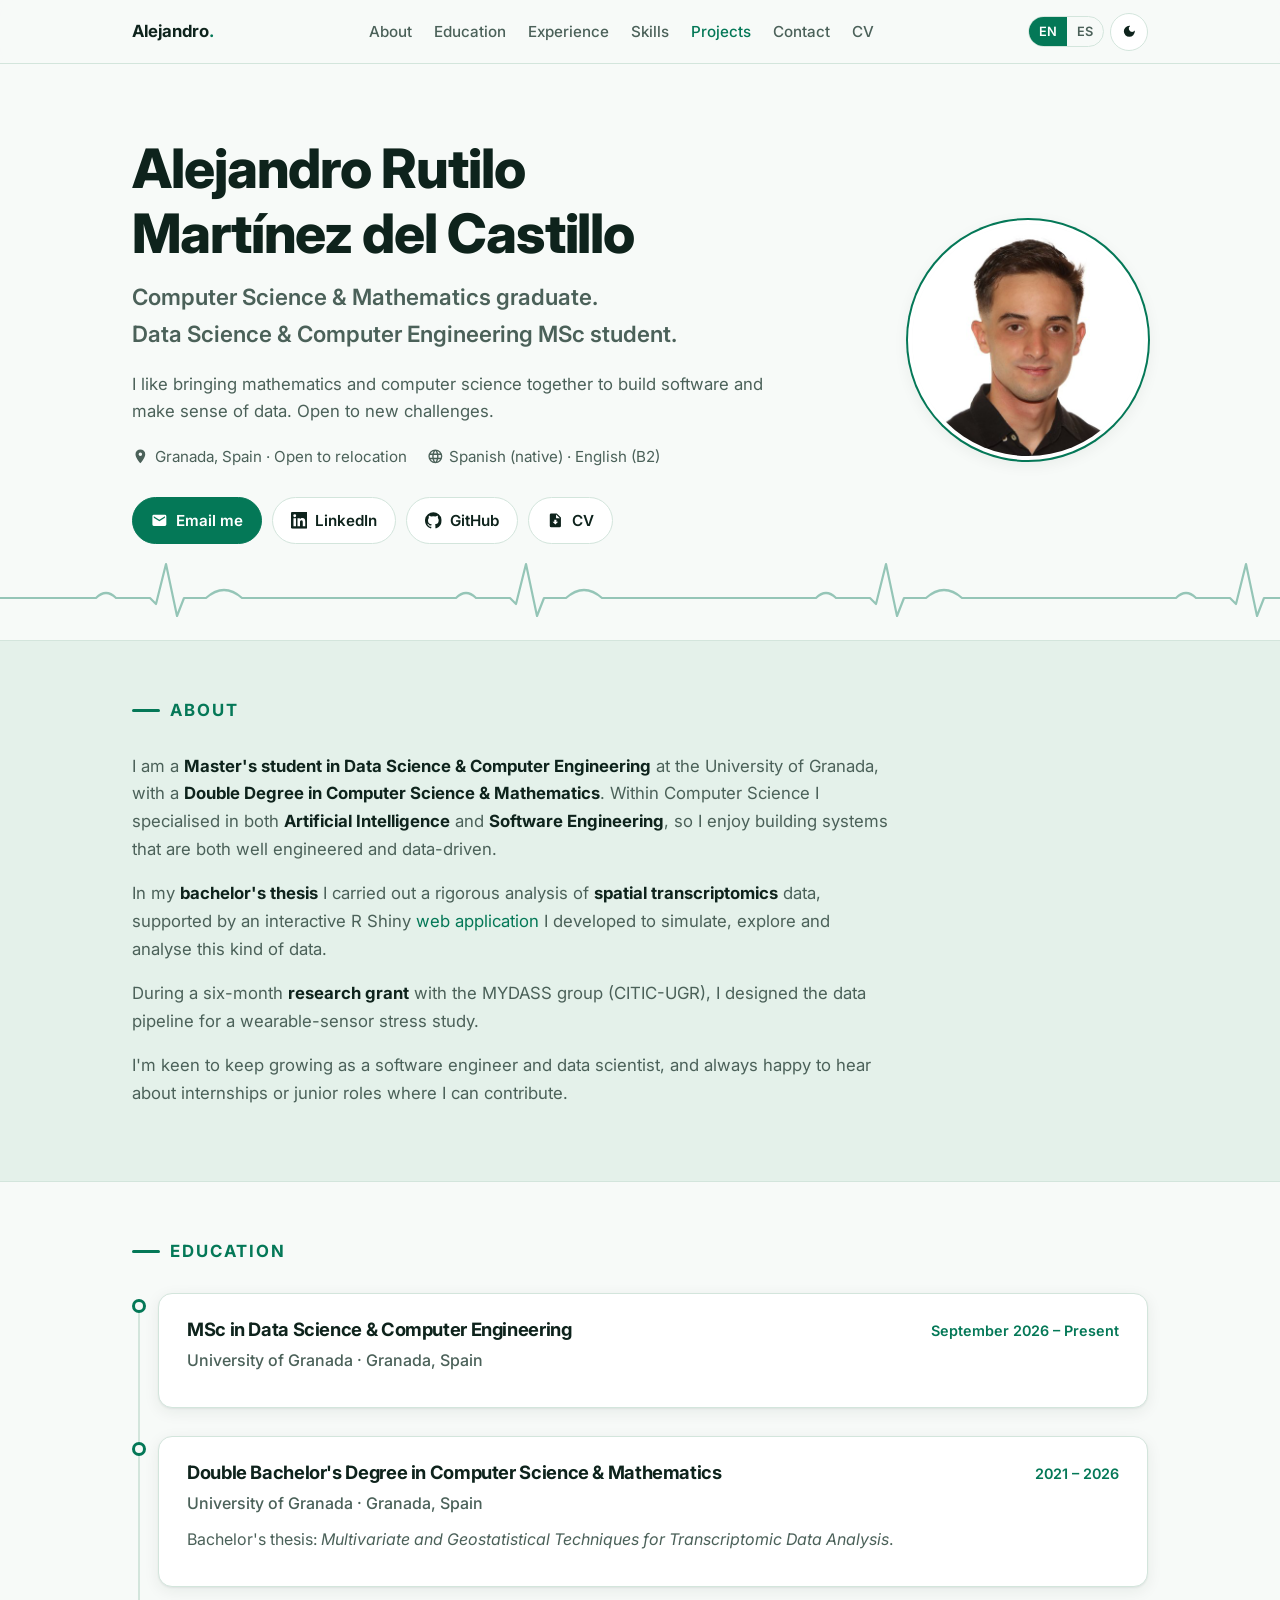
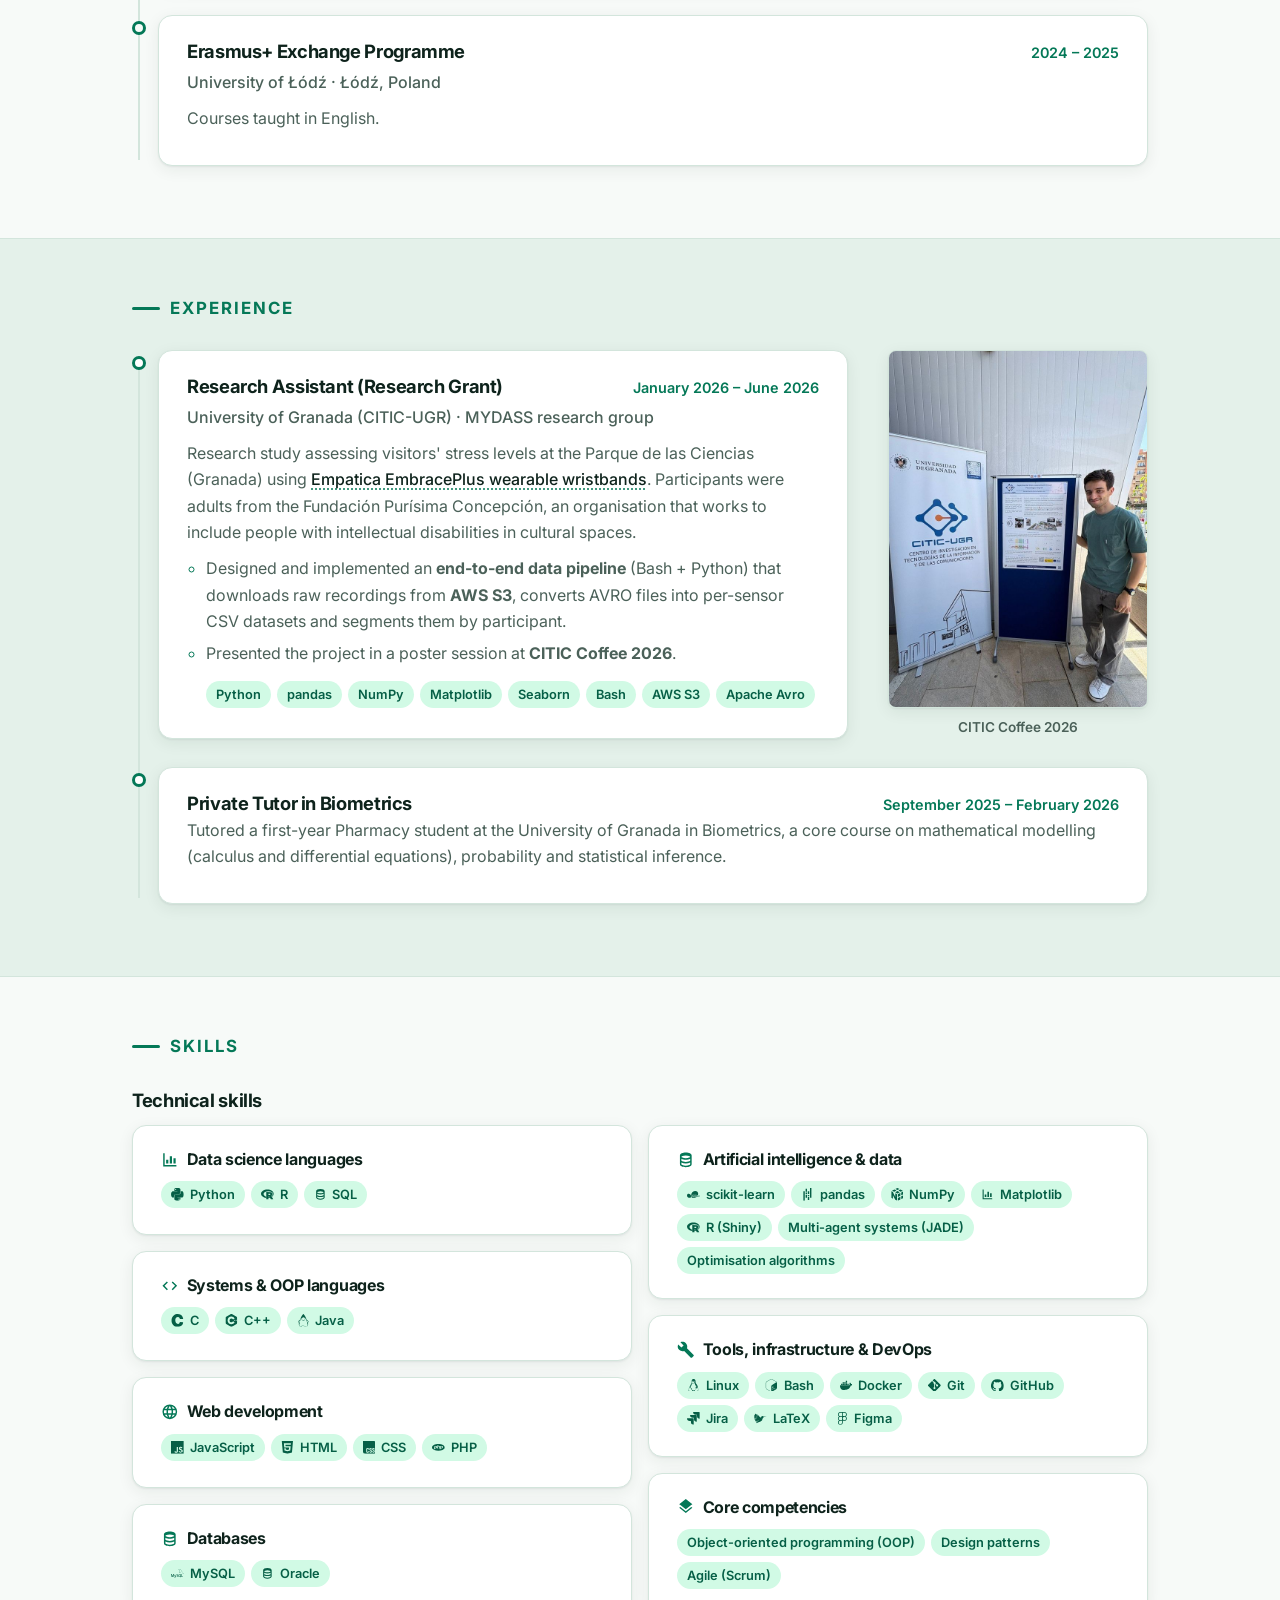
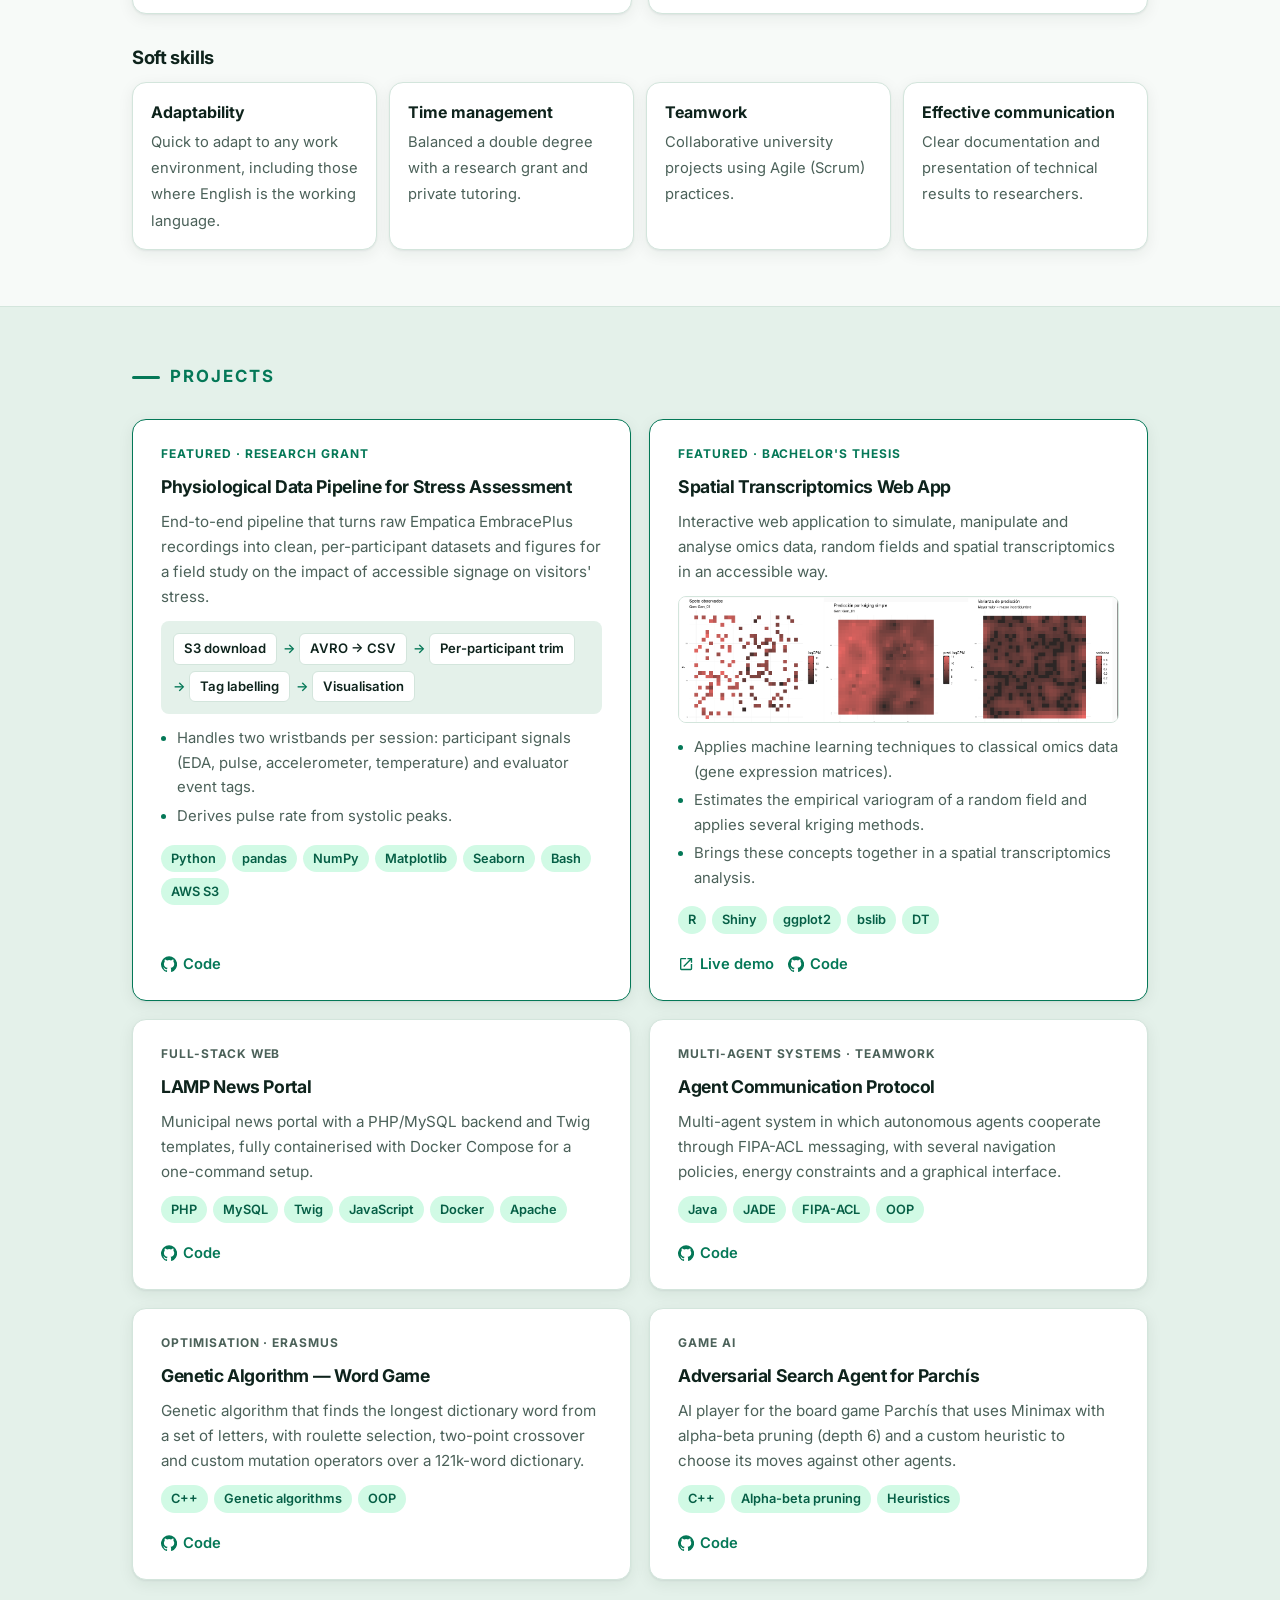
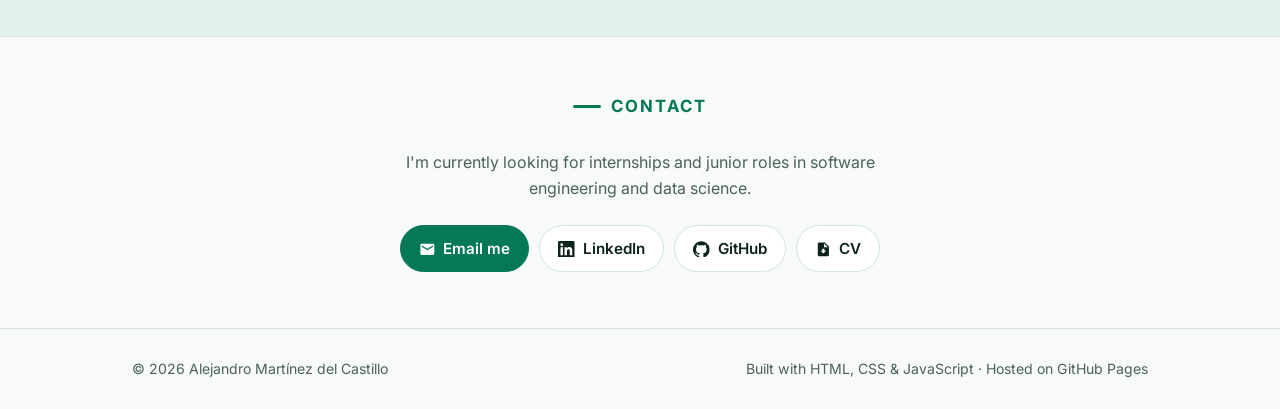
<file: index.html>
<!doctype html>
<html lang="en">
<head>
  <meta charset="utf-8">
  <meta name="viewport" content="width=device-width, initial-scale=1">
  <title>Alejandro Rutilo Martínez del Castillo — Data Scientist & Software Engineer</title>
  <meta name="description" content="Portfolio of Alejandro Martínez del Castillo, Computer Science & Mathematics graduate and MSc student in Data Science & Computer Engineering. Open to internships and junior roles as Software Engineer, Data Analyst or Data Scientist.">
  <meta name="author" content="Alejandro Rutilo Martínez del Castillo">

  <link rel="canonical" href="https://alexmrtneez.github.io/">
  <link rel="alternate" hreflang="en" href="https://alexmrtneez.github.io/">
  <link rel="alternate" hreflang="es" href="https://alexmrtneez.github.io/es/">
  <link rel="alternate" hreflang="x-default" href="https://alexmrtneez.github.io/">

  <meta property="og:type" content="website">
  <meta property="og:url" content="https://alexmrtneez.github.io/">
  <meta property="og:title" content="Alejandro Rutilo Martínez del Castillo — Portfolio">
  <meta property="og:description" content="Data pipelines, analytical tools and reliable software. Open to internships and junior roles.">
  <meta property="og:image" content="https://alexmrtneez.github.io/assets/img/og-image.png">
  <meta property="og:locale" content="en_GB">
  <meta property="og:locale:alternate" content="es_ES">
  <meta name="twitter:card" content="summary_large_image">

  <link rel="icon" href="assets/img/favicon.svg" type="image/svg+xml">
  <link rel="preconnect" href="https://fonts.googleapis.com">
  <link rel="preconnect" href="https://fonts.gstatic.com" crossorigin>
  <link href="https://fonts.googleapis.com/css2?family=Inter:wght@400;500;600;700;800&display=swap" rel="stylesheet">
  <link rel="stylesheet" href="assets/css/styles.css">

  <!-- Apply saved theme before first paint (avoids a flash of the wrong theme) -->
  <script>
    try { var th = localStorage.getItem("theme"); if (th === "dark" || th === "light") document.documentElement.setAttribute("data-theme", th); } catch (e) {}
  </script>
</head>
<body>
  <!-- SVG icon sprite -->
  <svg width="0" height="0" style="position:absolute" aria-hidden="true">
    <symbol id="i-mail" viewBox="0 0 24 24"><path d="M20 4H4a2 2 0 0 0-2 2v12a2 2 0 0 0 2 2h16a2 2 0 0 0 2-2V6a2 2 0 0 0-2-2Zm0 4.24-8 5-8-5V6l8 5 8-5v2.24Z"/></symbol>
    <symbol id="i-linkedin" viewBox="0 0 24 24"><path d="M20.45 20.45h-3.56v-5.57c0-1.33-.02-3.04-1.85-3.04-1.85 0-2.14 1.45-2.14 2.94v5.67H9.35V9h3.41v1.56h.05c.48-.9 1.64-1.85 3.37-1.85 3.6 0 4.27 2.37 4.27 5.46v6.28ZM5.34 7.43a2.06 2.06 0 1 1 0-4.13 2.06 2.06 0 0 1 0 4.13ZM7.12 20.45H3.56V9h3.56v11.45ZM22.22 0H1.77C.79 0 0 .77 0 1.73v20.54C0 23.23.79 24 1.77 24h20.45c.98 0 1.78-.77 1.78-1.73V1.73C24 .77 23.2 0 22.22 0Z"/></symbol>
    <symbol id="i-github" viewBox="0 0 24 24"><path d="M12 .3a12 12 0 0 0-3.8 23.38c.6.12.83-.26.83-.57L9 21.07c-3.34.72-4.04-1.61-4.04-1.61-.55-1.39-1.34-1.76-1.34-1.76-1.08-.74.09-.73.09-.73 1.2.09 1.83 1.24 1.83 1.24 1.07 1.83 2.81 1.3 3.5 1 .1-.78.42-1.31.76-1.61-2.67-.3-5.47-1.33-5.47-5.93 0-1.31.47-2.38 1.24-3.22-.14-.3-.54-1.52.1-3.18 0 0 1-.32 3.3 1.23a11.5 11.5 0 0 1 6 0c2.28-1.55 3.29-1.23 3.29-1.23.64 1.66.24 2.88.12 3.18a4.65 4.65 0 0 1 1.23 3.22c0 4.61-2.8 5.63-5.48 5.92.42.36.81 1.1.81 2.22l-.01 3.29c0 .31.2.69.82.57A12 12 0 0 0 12 .3"/></symbol>
    <symbol id="i-pin" viewBox="0 0 24 24"><path d="M12 2a7 7 0 0 0-7 7c0 5.25 7 13 7 13s7-7.75 7-13a7 7 0 0 0-7-7Zm0 9.5a2.5 2.5 0 1 1 0-5 2.5 2.5 0 0 1 0 5Z"/></symbol>
    <symbol id="i-lang" viewBox="0 0 24 24"><path d="M12 2a10 10 0 1 0 0 20 10 10 0 0 0 0-20Zm6.93 6h-2.95a15.65 15.65 0 0 0-1.38-3.56A8.03 8.03 0 0 1 18.93 8ZM12 4.04c.83 1.2 1.48 2.53 1.91 3.96h-3.82c.43-1.43 1.08-2.76 1.91-3.96ZM4.26 14a8.2 8.2 0 0 1 0-4h3.38a16.5 16.5 0 0 0 0 4H4.26Zm.81 2h2.95c.32 1.25.78 2.45 1.38 3.56A7.99 7.99 0 0 1 5.07 16Zm2.95-8H5.07a7.99 7.99 0 0 1 4.33-3.56A15.65 15.65 0 0 0 8.02 8ZM12 19.96c-.83-1.2-1.48-2.53-1.91-3.96h3.82A14.1 14.1 0 0 1 12 19.96ZM14.34 14H9.66a14.7 14.7 0 0 1 0-4h4.68a14.7 14.7 0 0 1 0 4Zm.25 5.56c.6-1.11 1.06-2.31 1.38-3.56h2.95a8.03 8.03 0 0 1-4.33 3.56ZM16.36 14a16.5 16.5 0 0 0 0-4h3.38a8.2 8.2 0 0 1 0 4h-3.38Z"/></symbol>
    <symbol id="i-code" viewBox="0 0 24 24"><path d="M9.4 16.6 4.8 12l4.6-4.6L8 6l-6 6 6 6 1.4-1.4Zm5.2 0 4.6-4.6-4.6-4.6L16 6l6 6-6 6-1.4-1.4Z"/></symbol>
    <symbol id="i-file" viewBox="0 0 24 24"><path d="M14 2H6a2 2 0 0 0-2 2v16a2 2 0 0 0 2 2h12a2 2 0 0 0 2-2V8l-6-6Zm-1 7V3.5L18.5 9H13Zm-1 9-4-4h2.5v-3h3v3H16l-4 4Z"/></symbol>
    <symbol id="i-external" viewBox="0 0 24 24"><path d="M14 3v2h3.59l-9.83 9.83 1.41 1.41L19 6.41V10h2V3h-7ZM19 19H5V5h7V3H5a2 2 0 0 0-2 2v14a2 2 0 0 0 2 2h14a2 2 0 0 0 2-2v-7h-2v7Z"/></symbol>
    <symbol id="i-data" viewBox="0 0 24 24"><path d="M12 2C7.58 2 4 3.79 4 6v12c0 2.21 3.58 4 8 4s8-1.79 8-4V6c0-2.21-3.58-4-8-4Zm6 16c0 .5-2.13 2-6 2s-6-1.5-6-2v-2.23c1.61.78 3.72 1.23 6 1.23s4.39-.45 6-1.23V18Zm0-4.55c-1.3.95-3.58 1.55-6 1.55s-4.7-.6-6-1.55V10.6c1.61.79 3.72 1.4 6 1.4s4.39-.61 6-1.4v2.85ZM12 10c-3.87 0-6-1.5-6-2s2.13-2 6-2 6 1.5 6 2-2.13 2-6 2Z"/></symbol>
    <symbol id="i-layers" viewBox="0 0 24 24"><path d="m12 16.54-7.37-5.73L3 12.07l9 7 9-7-1.64-1.27L12 16.54ZM12 14l7.36-5.73L21 7l-9-7-9 7 1.63 1.27L12 14Z"/></symbol>
    <symbol id="i-tools" viewBox="0 0 24 24"><path d="m22.7 19-9.1-9.1c.9-2.3.4-5-1.5-6.9-2-2-5-2.4-7.4-1.3L9 6 6 9 1.6 4.7C.4 7.1.9 10.1 2.9 12.1c1.9 1.9 4.6 2.4 6.9 1.5l9.1 9.1c.4.4 1 .4 1.4 0l2.3-2.3c.5-.4.5-1.1.1-1.4Z"/></symbol>
    <symbol id="i-terminal" viewBox="0 0 24 24"><path d="M20 4H4a2 2 0 0 0-2 2v12a2 2 0 0 0 2 2h16a2 2 0 0 0 2-2V6a2 2 0 0 0-2-2Zm0 14H4V8h16v10ZM7.5 17l-1.41-1.41L8.67 13l-2.59-2.59L7.5 9l4 4-4 4Zm4.5 0h6v-2h-6v2Z"/></symbol>
    <symbol id="i-moon" viewBox="0 0 24 24"><path d="M12 3a9 9 0 1 0 9 9c0-.46-.04-.92-.1-1.36a5.39 5.39 0 0 1-4.4 2.26 5.4 5.4 0 0 1-3.14-9.8c-.44-.06-.9-.1-1.36-.1Z"/></symbol>
    <symbol id="i-sun" viewBox="0 0 24 24"><path d="M12 7a5 5 0 1 0 0 10 5 5 0 0 0 0-10ZM2 13h2a1 1 0 0 0 0-2H2a1 1 0 0 0 0 2Zm18 0h2a1 1 0 0 0 0-2h-2a1 1 0 0 0 0 2ZM11 2v2a1 1 0 0 0 2 0V2a1 1 0 0 0-2 0Zm0 18v2a1 1 0 0 0 2 0v-2a1 1 0 0 0-2 0ZM5.99 4.58a1 1 0 0 0-1.41 1.41l1.06 1.06a1 1 0 0 0 1.41-1.41L5.99 4.58Zm12.37 12.37a1 1 0 0 0-1.41 1.41l1.06 1.06a1 1 0 0 0 1.41-1.41l-1.06-1.06Zm1.06-10.96a1 1 0 0 0-1.41-1.41l-1.06 1.06a1 1 0 0 0 1.41 1.41l1.06-1.06ZM7.05 18.36a1 1 0 0 0-1.41-1.41l-1.06 1.06a1 1 0 0 0 1.41 1.41l1.06-1.06Z"/></symbol>
    <symbol id="i-menu" viewBox="0 0 24 24"><path d="M3 6h18v2H3V6Zm0 5h18v2H3v-2Zm0 5h18v2H3v-2Z"/></symbol>
    <!-- Brand logos from Simple Icons (CC0, simpleicons.org) -->
    <symbol id="i-python" viewBox="0 0 24 24"><path d="M11.858 0c-.978.005-1.913.088-2.736.234C6.7.662 6.26 1.558 6.26 3.21v2.182h5.725v.727H4.111c-1.664 0-3.121 1-3.577 2.903-.526 2.181-.549 3.542 0 5.82.407 1.694 1.379 2.902 3.043 2.902h1.969v-2.616c0-1.89 1.635-3.557 3.576-3.557h5.72c1.591 0 2.862-1.31 2.862-2.91v-5.45c0-1.553-1.309-2.718-2.863-2.977A18 18 0 0 0 11.858 0M8.762 1.755c.591 0 1.074.491 1.074 1.095 0 .601-.483 1.087-1.074 1.087A1.08 1.08 0 0 1 7.688 2.85c0-.604.48-1.095 1.074-1.095m9.656 4.364v2.543c0 1.971-1.671 3.63-3.577 3.63H9.122c-1.566 0-2.862 1.34-2.862 2.91v5.452c0 1.551 1.349 2.464 2.862 2.91 1.813.532 3.55.628 5.72 0 1.44-.418 2.862-1.258 2.862-2.91V18.47h-5.719v-.727h8.582c1.664 0 2.284-1.16 2.862-2.903.598-1.793.573-3.518 0-5.819-.41-1.656-1.196-2.903-2.862-2.903zm-3.216 13.807a1.08 1.08 0 0 1 1.074 1.088c0 .604-.48 1.094-1.074 1.094-.592 0-1.075-.49-1.075-1.094 0-.601.483-1.088 1.075-1.088"/></symbol>
    <symbol id="i-c" viewBox="0 0 24 24"><path d="M16.5921 9.1962s-.354-3.298-3.627-3.39c-3.2741-.09-4.9552 2.474-4.9552 6.14 0 3.6651 1.858 6.5972 5.0451 6.5972 3.184 0 3.5381-3.665 3.5381-3.665l6.1041.365s.36 3.31-2.196 5.836c-2.552 2.5241-5.6901 2.9371-7.8762 2.9201-2.19-.017-5.2261.034-8.1602-2.97-2.938-3.0101-3.436-5.9302-3.436-8.8002 0-2.8701.556-6.6702 4.047-9.5502C7.444.72 9.849 0 12.254 0c10.0422 0 10.7172 9.2602 10.7172 9.2602z"/></symbol>
    <symbol id="i-cplusplus" viewBox="0 0 24 24"><path d="M22.394 6c-.167-.29-.398-.543-.652-.69L12.926.22c-.509-.294-1.34-.294-1.848 0L2.26 5.31c-.508.293-.923 1.013-.923 1.6v10.18c0 .294.104.62.271.91.167.29.398.543.652.69l8.816 5.09c.508.293 1.34.293 1.848 0l8.816-5.09c.254-.147.485-.4.652-.69.167-.29.27-.616.27-.91V6.91c.003-.294-.1-.62-.268-.91zM12 19.11c-3.92 0-7.109-3.19-7.109-7.11 0-3.92 3.19-7.11 7.11-7.11a7.133 7.133 0 016.156 3.553l-3.076 1.78a3.567 3.567 0 00-3.08-1.78A3.56 3.56 0 008.444 12 3.56 3.56 0 0012 15.555a3.57 3.57 0 003.08-1.778l3.078 1.78A7.135 7.135 0 0112 19.11zm7.11-6.715h-.79v.79h-.79v-.79h-.79v-.79h.79v-.79h.79v.79h.79zm2.962 0h-.79v.79h-.79v-.79h-.79v-.79h.79v-.79h.79v.79h.79z"/></symbol>
    <symbol id="i-openjdk" viewBox="0 0 24 24"><path d="M11.915 0 11.7.215C9.515 2.4 7.47 6.39 6.046 10.483c-1.064 1.024-3.633 2.81-3.711 3.551-.093.87 1.746 2.611 1.55 3.235-.198.625-1.304 1.408-1.014 1.939.1.188.823.011 1.277-.491a13.389 13.389 0 0 0-.017 2.14c.076.906.27 1.668.643 2.232.372.563.956.911 1.667.911.397 0 .727-.114 1.024-.264.298-.149.571-.33.91-.5.68-.34 1.634-.666 3.53-.604 1.903.062 2.872.39 3.559.704.687.314 1.15.664 1.925.664.767 0 1.395-.336 1.807-.9.412-.563.631-1.33.72-2.24.06-.623.055-1.32 0-2.066.454.45 1.117.604 1.213.424.29-.53-.816-1.314-1.013-1.937-.198-.624 1.642-2.366 1.549-3.236-.08-.748-2.707-2.568-3.748-3.586C16.428 6.374 14.308 2.394 12.13.215zm.175 6.038a2.95 2.95 0 0 1 2.943 2.942 2.95 2.95 0 0 1-2.943 2.943A2.95 2.95 0 0 1 9.148 8.98a2.95 2.95 0 0 1 2.942-2.942zM8.685 7.983a3.515 3.515 0 0 0-.145.997c0 1.951 1.6 3.55 3.55 3.55 1.95 0 3.55-1.598 3.55-3.55 0-.329-.046-.648-.132-.951.334.095.64.208.915.336a42.699 42.699 0 0 1 2.042 5.829c.678 2.545 1.01 4.92.846 6.607-.082.844-.29 1.51-.606 1.94-.315.431-.713.651-1.315.651-.593 0-.932-.27-1.673-.61-.741-.338-1.825-.694-3.792-.758-1.974-.064-3.073.293-3.821.669-.375.188-.659.373-.911.5s-.466.2-.752.2c-.53 0-.876-.209-1.16-.64-.285-.43-.474-1.101-.545-1.948-.141-1.693.176-4.069.823-6.614a43.155 43.155 0 0 1 1.934-5.783c.348-.167.749-.31 1.192-.425zm-3.382 4.362a.216.216 0 0 1 .13.031c-.166.56-.323 1.116-.463 1.665a33.849 33.849 0 0 0-.547 2.555 3.9 3.9 0 0 0-.2-.39c-.58-1.012-.914-1.642-1.16-2.08.315-.24 1.679-1.755 2.24-1.781zm13.394.01c.562.027 1.926 1.543 2.24 1.783-.246.438-.58 1.068-1.16 2.08a4.428 4.428 0 0 0-.163.309 32.354 32.354 0 0 0-.562-2.49 40.579 40.579 0 0 0-.482-1.652.216.216 0 0 1 .127-.03z"/></symbol>
    <symbol id="i-r" viewBox="0 0 24 24"><path d="M12 2.746c-6.627 0-12 3.599-12 8.037 0 3.897 4.144 7.144 9.64 7.88V16.26c-2.924-.915-4.925-2.755-4.925-4.877 0-3.035 4.084-5.494 9.12-5.494 5.038 0 8.757 1.683 8.757 5.494 0 1.976-.999 3.379-2.662 4.272.09.066.174.128.258.216.169.149.25.363.372.544 2.128-1.45 3.44-3.437 3.44-5.631 0-4.44-5.373-8.038-12-8.038zm-2.111 4.99v13.516l4.093-.002-.002-5.291h1.1c.225 0 .321.066.549.25.272.22.715.982.715.982l2.164 4.063 4.627-.002-2.864-4.826s-.086-.193-.265-.383a2.22 2.22 0 00-.582-.416c-.422-.214-1.149-.434-1.149-.434s3.578-.264 3.578-3.826c0-3.562-3.744-3.63-3.744-3.63zm4.127 2.93l2.478.002s1.149-.062 1.149 1.127c0 1.165-1.149 1.17-1.149 1.17h-2.478zm1.754 6.119c-.494.049-1.012.079-1.54.088v1.807a16.622 16.622 0 002.37-.473l-.471-.891s-.108-.183-.248-.394c-.039-.054-.08-.098-.111-.137z"/></symbol>
    <symbol id="i-javascript" viewBox="0 0 24 24"><path d="M0 0h24v24H0V0zm22.034 18.276c-.175-1.095-.888-2.015-3.003-2.873-.736-.345-1.554-.585-1.797-1.14-.091-.33-.105-.51-.046-.705.15-.646.915-.84 1.515-.66.39.12.75.42.976.9 1.034-.676 1.034-.676 1.755-1.125-.27-.42-.404-.601-.586-.78-.63-.705-1.469-1.065-2.834-1.034l-.705.089c-.676.165-1.32.525-1.71 1.005-1.14 1.291-.811 3.541.569 4.471 1.365 1.02 3.361 1.244 3.616 2.205.24 1.17-.87 1.545-1.966 1.41-.811-.18-1.26-.586-1.755-1.336l-1.83 1.051c.21.48.45.689.81 1.109 1.74 1.756 6.09 1.666 6.871-1.004.029-.09.24-.705.074-1.65l.046.067zm-8.983-7.245h-2.248c0 1.938-.009 3.864-.009 5.805 0 1.232.063 2.363-.138 2.711-.33.689-1.18.601-1.566.48-.396-.196-.597-.466-.83-.855-.063-.105-.11-.196-.127-.196l-1.825 1.125c.305.63.75 1.172 1.324 1.517.855.51 2.004.675 3.207.405.783-.226 1.458-.691 1.811-1.411.51-.93.402-2.07.397-3.346.012-2.054 0-4.109 0-6.179l.004-.056z"/></symbol>
    <symbol id="i-scikitlearn" viewBox="0 0 24 24"><path d="M15.601 5.53c-1.91.035-3.981.91-5.63 2.56-2.93 2.93-2.083 8.53-1.088 9.525.805.804 6.595 1.843 9.526-1.088a9.74 9.74 0 0 0 .584-.643c.043-.292.205-.66.489-1.106a1.848 1.848 0 0 1-.537.176c-.144.265-.37.55-.676.855-.354.335-.607.554-.76.656a.795.795 0 0 1-.437.152c-.35 0-.514-.308-.494-.924-.22.316-.425.549-.612.7a.914.914 0 0 1-.578.224c-.194 0-.36-.09-.496-.273a1.03 1.03 0 0 1-.193-.507 4.016 4.016 0 0 1-.726.583c-.224.132-.47.197-.74.197-.3 0-.543-.096-.727-.288a.978.978 0 0 1-.257-.524v.004c-.3.276-.564.48-.79.611a1.295 1.295 0 0 1-.649.197.693.693 0 0 1-.571-.275c-.145-.183-.218-.43-.218-.739 0-.464.101-1.02.302-1.67.201-.65.445-1.25.733-1.797l.842-.312a.21.21 0 0 1 .06-.013c.063 0 .116.047.157.14.04.095.061.221.061.38 0 .451-.104.888-.312 1.31-.207.422-.532.873-.974 1.352-.018.23-.027.388-.027.474 0 .193.036.345.106.458.071.113.165.169.282.169a.71.71 0 0 0 .382-.13c.132-.084.333-.26.602-.523.028-.418.187-.798.482-1.142.324-.38.685-.569 1.08-.569.206 0 .37.054.494.16a.524.524 0 0 1 .186.417c0 .458-.486.829-1.459 1.114.088.43.32.646.693.646a.807.807 0 0 0 .417-.117c.129-.076.321-.243.575-.497.032-.252.118-.495.259-.728.182-.3.416-.544.701-.73.285-.185.537-.278.756-.278.276 0 .47.127.58.381l.677-.374h.186l-.292.971c-.15.488-.226.823-.226 1.004 0 .19.067.285.202.285.086 0 .181-.045.285-.137.104-.092.25-.232.437-.42v.001c.143-.155.274-.32.392-.494-.19-.084-.285-.21-.285-.375 0-.17.058-.352.174-.545.116-.194.275-.29.479-.29.172 0 .258.088.258.265 0 .139-.05.338-.149.596.367-.04.687-.32.961-.842l.228-.01c1.059-2.438.828-5.075-.83-6.732-1.019-1.02-2.408-1.5-3.895-1.471zm4.725 8.203a8.938 8.938 0 0 1-1.333 2.151 1.09 1.09 0 0 0-.012.147c0 .168.047.309.14.423.092.113.206.17.34.17.296 0 .714-.264 1.254-.787-.001.04-.003.08-.003.121 0 .146.012.368.036.666l.733-.172c0-.2.003-.357.01-.474.01-.157.033-.33.066-.517.02-.11.07-.216.152-.315l.186-.216a5.276 5.276 0 0 1 .378-.397c.062-.055.116-.099.162-.13a.26.26 0 0 1 .123-.046c.055 0 .083.035.083.106 0 .07-.052.236-.156.497-.194.486-.292.848-.292 1.084 0 .175.046.314.136.418a.45.45 0 0 0 .358.155c.365 0 .803-.269 1.313-.808v-.381c-.361.426-.623.64-.784.64-.109 0-.163-.067-.163-.2 0-.1.065-.316.195-.65.19-.486.285-.836.285-1.048a.464.464 0 0 0-.112-.319.36.36 0 0 0-.282-.127c-.165 0-.354.077-.567.233-.213.156-.5.436-.863.84.053-.262.165-.622.335-1.08l-.809.156a6.54 6.54 0 0 0-.399 1.074c-.04.156-.07.316-.092.48a7.447 7.447 0 0 1-.49.45.38.38 0 0 1-.229.08.208.208 0 0 1-.174-.082.352.352 0 0 1-.064-.222c0-.1.019-.214.056-.343.038-.13.12-.373.249-.731l.308-.849zm-17.21-2.927c-.863-.016-1.67.263-2.261.854-1.352 1.352-1.07 3.827.631 5.527 1.7 1.701 4.95 1.21 5.527.632.467-.466 1.07-3.827-.631-5.527-.957-.957-2.158-1.465-3.267-1.486zm12.285.358h.166v.21H15.4zm.427 0h.166v.865l.46-.455h.195l-.364.362.428.684h-.198l-.357-.575-.164.166v.41h-.166zm1.016 0h.166v.21h-.166zm.481.122h.166v.288h.172v.135h-.172v.717c0 .037.006.062.02.075.012.013.037.02.074.02a.23.23 0 0 0 .078-.01v.141a.802.802 0 0 1-.136.014.23.23 0 0 1-.15-.043.15.15 0 0 1-.052-.123v-.79h-.141v-.136h.141zm-3.562.258c.081 0 .15.012.207.038.057.024.1.061.13.11s.045.106.045.173h-.176c-.006-.111-.075-.167-.208-.167a.285.285 0 0 0-.164.041.134.134 0 0 0-.06.117c0 .035.015.065.045.088.03.024.08.044.15.06l.16.039a.47.47 0 0 1 .224.105c.047.046.07.108.07.186a.3.3 0 0 1-.052.175.327.327 0 0 1-.152.116.585.585 0 0 1-.226.041c-.136 0-.24-.03-.309-.088-.069-.059-.105-.149-.109-.269h.176c.004.037.01.065.017.084a.166.166 0 0 0 .034.054c.044.043.112.065.204.065a.31.31 0 0 0 .177-.045.139.139 0 0 0 .067-.119.116.116 0 0 0-.038-.09.287.287 0 0 0-.124-.055l-.156-.038a1.248 1.248 0 0 1-.159-.05.359.359 0 0 1-.098-.061.22.22 0 0 1-.058-.083.32.32 0 0 1-.016-.108c0-.096.036-.174.109-.232a.45.45 0 0 1 .29-.087zm1.035 0a.46.46 0 0 1 .202.043.351.351 0 0 1 .187.212.577.577 0 0 1 .023.126h-.168a.256.256 0 0 0-.078-.168.242.242 0 0 0-.17-.06.248.248 0 0 0-.155.05.306.306 0 0 0-.1.144.662.662 0 0 0-.034.224.58.58 0 0 0 .035.214.299.299 0 0 0 .101.135.261.261 0 0 0 .157.048c.142 0 .227-.084.256-.252h.167a.519.519 0 0 1-.065.22.35.35 0 0 1-.146.138.464.464 0 0 1-.216.048.448.448 0 0 1-.246-.066.441.441 0 0 1-.161-.192.703.703 0 0 1-.057-.293c0-.085.01-.163.032-.233a.522.522 0 0 1 .095-.182.403.403 0 0 1 .15-.117.453.453 0 0 1 .191-.04zm.603.03h.166v1.046H15.4zm1.443 0h.166v1.046h-.166zm-5.05.618c-.08 0-.2.204-.356.611-.155.407-.308.977-.459 1.71.281-.312.509-.662.683-1.05.175-.387.262-.72.262-.999a.455.455 0 0 0-.036-.197c-.025-.05-.056-.075-.093-.075zm4.662 1.797c-.221 0-.431.188-.629.563-.197.376-.296.722-.296 1.038 0 .12.029.216.088.29a.273.273 0 0 0 .223.111c.221 0 .43-.188.625-.565.196-.377.294-.725.294-1.043a.457.457 0 0 0-.083-.29.269.269 0 0 0-.222-.104zm-2.848.007c-.146 0-.285.11-.417.333-.133.222-.2.51-.2.866.566-.159.849-.452.849-.881 0-.212-.077-.318-.232-.318Z"/></symbol>
    <symbol id="i-pandas" viewBox="0 0 24 24"><path d="M16.922 0h2.623v18.104h-2.623zm-4.126 12.94h2.623v2.57h-2.623zm0-7.037h2.623v5.446h-2.623zm0 11.197h2.623v5.446h-2.623zM4.456 5.896h2.622V24H4.455zm4.213 2.559h2.623v2.57H8.67zm0 4.151h2.623v5.447H8.67zm0-11.187h2.623v5.446H8.67Z"/></symbol>
    <symbol id="i-numpy" viewBox="0 0 24 24"><path d="M10.315 4.876L6.3048 2.8517l-4.401 2.1965 4.1186 2.0683zm1.8381.9277l4.2045 2.1223-4.3622 2.1906-4.125-2.0718zm5.6153-2.9213l4.3193 2.1658-3.863 1.9402-4.2131-2.1252zm-1.859-.9329L12.021 0 8.1742 1.9193l4.0068 2.0208zm-3.0401 16.7443V24l4.7107-2.3507-.0053-5.3085zm4.7037-4.2057l-.0052-5.2528-4.6985 2.3356v5.2546zm5.6553-.9845v5.327l-4.0178 2.0052-.0029-5.3028zm0-1.8626V6.4214l-4.0253 2.001.0034 5.2633zM11.2062 11.571L8.0333 9.9756v6.895s-3.8804-8.2564-4.2399-8.998c-.0463-.0957-.2371-.2007-.2858-.2262C2.8118 7.2812.773 6.2485.773 6.2485V18.43l2.8204 1.5076v-6.3674s3.8392 7.3775 3.878 7.458c.0389.0807.4245.8582.8362 1.1314.5485.363 2.8992 1.7766 2.8992 1.7766z"/></symbol>
    <symbol id="i-linux" viewBox="0 0 24 24"><path d="M12.504 0c-.155 0-.315.008-.48.021-4.226.333-3.105 4.807-3.17 6.298-.076 1.092-.3 1.953-1.05 3.02-.885 1.051-2.127 2.75-2.716 4.521-.278.832-.41 1.684-.287 2.489a.424.424 0 00-.11.135c-.26.268-.45.6-.663.839-.199.199-.485.267-.797.4-.313.136-.658.269-.864.68-.09.189-.136.394-.132.602 0 .199.027.4.055.536.058.399.116.728.04.97-.249.68-.28 1.145-.106 1.484.174.334.535.47.94.601.81.2 1.91.135 2.774.6.926.466 1.866.67 2.616.47.526-.116.97-.464 1.208-.946.587-.003 1.23-.269 2.26-.334.699-.058 1.574.267 2.577.2.025.134.063.198.114.333l.003.003c.391.778 1.113 1.132 1.884 1.071.771-.06 1.592-.536 2.257-1.306.631-.765 1.683-1.084 2.378-1.503.348-.199.629-.469.649-.853.023-.4-.2-.811-.714-1.376v-.097l-.003-.003c-.17-.2-.25-.535-.338-.926-.085-.401-.182-.786-.492-1.046h-.003c-.059-.054-.123-.067-.188-.135a.357.357 0 00-.19-.064c.431-1.278.264-2.55-.173-3.694-.533-1.41-1.465-2.638-2.175-3.483-.796-1.005-1.576-1.957-1.56-3.368.026-2.152.236-6.133-3.544-6.139zm.529 3.405h.013c.213 0 .396.062.584.198.19.135.33.332.438.533.105.259.158.459.166.724 0-.02.006-.04.006-.06v.105a.086.086 0 01-.004-.021l-.004-.024a1.807 1.807 0 01-.15.706.953.953 0 01-.213.335.71.71 0 00-.088-.042c-.104-.045-.198-.064-.284-.133a1.312 1.312 0 00-.22-.066c.05-.06.146-.133.183-.198.053-.128.082-.264.088-.402v-.02a1.21 1.21 0 00-.061-.4c-.045-.134-.101-.2-.183-.333-.084-.066-.167-.132-.267-.132h-.016c-.093 0-.176.03-.262.132a.8.8 0 00-.205.334 1.18 1.18 0 00-.09.4v.019c.002.089.008.179.02.267-.193-.067-.438-.135-.607-.202a1.635 1.635 0 01-.018-.2v-.02a1.772 1.772 0 01.15-.768c.082-.22.232-.406.43-.533a.985.985 0 01.594-.2zm-2.962.059h.036c.142 0 .27.048.399.135.146.129.264.288.344.465.09.199.14.4.153.667v.004c.007.134.006.2-.002.266v.08c-.03.007-.056.018-.083.024-.152.055-.274.135-.393.2.012-.09.013-.18.003-.267v-.015c-.012-.133-.04-.2-.082-.333a.613.613 0 00-.166-.267.248.248 0 00-.183-.064h-.021c-.071.006-.13.04-.186.132a.552.552 0 00-.12.27.944.944 0 00-.023.33v.015c.012.135.037.2.08.334.046.134.098.2.166.268.01.009.02.018.034.024-.07.057-.117.07-.176.136a.304.304 0 01-.131.068 2.62 2.62 0 01-.275-.402 1.772 1.772 0 01-.155-.667 1.759 1.759 0 01.08-.668 1.43 1.43 0 01.283-.535c.128-.133.26-.2.418-.2zm1.37 1.706c.332 0 .733.065 1.216.399.293.2.523.269 1.052.468h.003c.255.136.405.266.478.399v-.131a.571.571 0 01.016.47c-.123.31-.516.643-1.063.842v.002c-.268.135-.501.333-.775.465-.276.135-.588.292-1.012.267a1.139 1.139 0 01-.448-.067 3.566 3.566 0 01-.322-.198c-.195-.135-.363-.332-.612-.465v-.005h-.005c-.4-.246-.616-.512-.686-.71-.07-.268-.005-.47.193-.6.224-.135.38-.271.483-.336.104-.074.143-.102.176-.131h.002v-.003c.169-.202.436-.47.839-.601.139-.036.294-.065.466-.065zm2.8 2.142c.358 1.417 1.196 3.475 1.735 4.473.286.534.855 1.659 1.102 3.024.156-.005.33.018.513.064.646-1.671-.546-3.467-1.089-3.966-.22-.2-.232-.335-.123-.335.59.534 1.365 1.572 1.646 2.757.13.535.16 1.104.021 1.67.067.028.135.06.205.067 1.032.534 1.413.938 1.23 1.537v-.043c-.06-.003-.12 0-.18 0h-.016c.151-.467-.182-.825-1.065-1.224-.915-.4-1.646-.336-1.77.465-.008.043-.013.066-.018.135-.068.023-.139.053-.209.064-.43.268-.662.669-.793 1.187-.13.533-.17 1.156-.205 1.869v.003c-.02.334-.17.838-.319 1.35-1.5 1.072-3.58 1.538-5.348.334a2.645 2.645 0 00-.402-.533 1.45 1.45 0 00-.275-.333c.182 0 .338-.03.465-.067a.615.615 0 00.314-.334c.108-.267 0-.697-.345-1.163-.345-.467-.931-.995-1.788-1.521-.63-.4-.986-.87-1.15-1.396-.165-.534-.143-1.085-.015-1.645.245-1.07.873-2.11 1.274-2.763.107-.065.037.135-.408.974-.396.751-1.14 2.497-.122 3.854a8.123 8.123 0 01.647-2.876c.564-1.278 1.743-3.504 1.836-5.268.048.036.217.135.289.202.218.133.38.333.59.465.21.201.477.335.876.335.039.003.075.006.11.006.412 0 .73-.134.997-.268.29-.134.52-.334.74-.4h.005c.467-.135.835-.402 1.044-.7zm2.185 8.958c.037.6.343 1.245.882 1.377.588.134 1.434-.333 1.791-.765l.211-.01c.315-.007.577.01.847.268l.003.003c.208.199.305.53.391.876.085.4.154.78.409 1.066.486.527.645.906.636 1.14l.003-.007v.018l-.003-.012c-.015.262-.185.396-.498.595-.63.401-1.746.712-2.457 1.57-.618.737-1.37 1.14-2.036 1.191-.664.053-1.237-.2-1.574-.898l-.005-.003c-.21-.4-.12-1.025.056-1.69.176-.668.428-1.344.463-1.897.037-.714.076-1.335.195-1.814.12-.465.308-.797.641-.984l.045-.022zm-10.814.049h.01c.053 0 .105.005.157.014.376.055.706.333 1.023.752l.91 1.664.003.003c.243.533.754 1.064 1.189 1.637.434.598.77 1.131.729 1.57v.006c-.057.744-.48 1.148-1.125 1.294-.645.135-1.52.002-2.395-.464-.968-.536-2.118-.469-2.857-.602-.369-.066-.61-.2-.723-.4-.11-.2-.113-.602.123-1.23v-.004l.002-.003c.117-.334.03-.752-.027-1.118-.055-.401-.083-.71.043-.94.16-.334.396-.4.69-.533.294-.135.64-.202.915-.47h.002v-.002c.256-.268.445-.601.668-.838.19-.201.38-.336.663-.336zm7.159-9.074c-.435.201-.945.535-1.488.535-.542 0-.97-.267-1.28-.466-.154-.134-.28-.268-.373-.335-.164-.134-.144-.333-.074-.333.109.016.129.134.199.2.096.066.215.2.36.333.292.2.68.467 1.167.467.485 0 1.053-.267 1.398-.466.195-.135.445-.334.648-.467.156-.136.149-.267.279-.267.128.016.034.134-.147.332a8.097 8.097 0 01-.69.468zm-1.082-1.583V5.64c-.006-.02.013-.042.029-.05.074-.043.18-.027.26.004.063 0 .16.067.15.135-.006.049-.085.066-.135.066-.055 0-.092-.043-.141-.068-.052-.018-.146-.008-.163-.065zm-.551 0c-.02.058-.113.049-.166.066-.047.025-.086.068-.14.068-.05 0-.13-.02-.136-.068-.01-.066.088-.133.15-.133.08-.031.184-.047.259-.005.019.009.036.03.03.05v.02h.003z"/></symbol>
    <symbol id="i-gnubash" viewBox="0 0 24 24"><path d="M21.038,4.9l-7.577-4.498C13.009,0.134,12.505,0,12,0c-0.505,0-1.009,0.134-1.462,0.403L2.961,4.9 C2.057,5.437,1.5,6.429,1.5,7.503v8.995c0,1.073,0.557,2.066,1.462,2.603l7.577,4.497C10.991,23.866,11.495,24,12,24 c0.505,0,1.009-0.134,1.461-0.402l7.577-4.497c0.904-0.537,1.462-1.529,1.462-2.603V7.503C22.5,6.429,21.943,5.437,21.038,4.9z M15.17,18.946l0.013,0.646c0.001,0.078-0.05,0.167-0.111,0.198l-0.383,0.22c-0.061,0.031-0.111-0.007-0.112-0.085L14.57,19.29 c-0.328,0.136-0.66,0.169-0.872,0.084c-0.04-0.016-0.057-0.075-0.041-0.142l0.139-0.584c0.011-0.046,0.036-0.092,0.069-0.121 c0.012-0.011,0.024-0.02,0.036-0.026c0.022-0.011,0.043-0.014,0.062-0.006c0.229,0.077,0.521,0.041,0.802-0.101 c0.357-0.181,0.596-0.545,0.592-0.907c-0.003-0.328-0.181-0.465-0.613-0.468c-0.55,0.001-1.064-0.107-1.072-0.917 c-0.007-0.667,0.34-1.361,0.889-1.8l-0.007-0.652c-0.001-0.08,0.048-0.168,0.111-0.2l0.37-0.236 c0.061-0.031,0.111,0.007,0.112,0.087l0.006,0.653c0.273-0.109,0.511-0.138,0.726-0.088c0.047,0.012,0.067,0.076,0.048,0.151 l-0.144,0.578c-0.011,0.044-0.036,0.088-0.065,0.116c-0.012,0.012-0.025,0.021-0.038,0.028c-0.019,0.01-0.038,0.013-0.057,0.009 c-0.098-0.022-0.332-0.073-0.699,0.113c-0.385,0.195-0.52,0.53-0.517,0.778c0.003,0.297,0.155,0.387,0.681,0.396 c0.7,0.012,1.003,0.318,1.01,1.023C16.105,17.747,15.736,18.491,15.17,18.946z M19.143,17.859c0,0.06-0.008,0.116-0.058,0.145 l-1.916,1.164c-0.05,0.029-0.09,0.004-0.09-0.056v-0.494c0-0.06,0.037-0.093,0.087-0.122l1.887-1.129 c0.05-0.029,0.09-0.004,0.09,0.056V17.859z M20.459,6.797l-7.168,4.427c-0.894,0.523-1.553,1.109-1.553,2.187v8.833 c0,0.645,0.26,1.063,0.66,1.184c-0.131,0.023-0.264,0.039-0.398,0.039c-0.42,0-0.833-0.114-1.197-0.33L3.226,18.64 c-0.741-0.44-1.201-1.261-1.201-2.142V7.503c0-0.881,0.46-1.702,1.201-2.142l7.577-4.498c0.363-0.216,0.777-0.33,1.197-0.33 c0.419,0,0.833,0.114,1.197,0.33l7.577,4.498c0.624,0.371,1.046,1.013,1.164,1.732C21.686,6.557,21.12,6.411,20.459,6.797z"/></symbol>
    <symbol id="i-docker" viewBox="0 0 24 24"><path d="M13.983 11.078h2.119a.186.186 0 00.186-.185V9.006a.186.186 0 00-.186-.186h-2.119a.185.185 0 00-.185.185v1.888c0 .102.083.185.185.185m-2.954-5.43h2.118a.186.186 0 00.186-.186V3.574a.186.186 0 00-.186-.185h-2.118a.185.185 0 00-.185.185v1.888c0 .102.082.185.185.185m0 2.716h2.118a.187.187 0 00.186-.186V6.29a.186.186 0 00-.186-.185h-2.118a.185.185 0 00-.185.185v1.887c0 .102.082.185.185.186m-2.93 0h2.12a.186.186 0 00.184-.186V6.29a.185.185 0 00-.185-.185H8.1a.185.185 0 00-.185.185v1.887c0 .102.083.185.185.186m-2.964 0h2.119a.186.186 0 00.185-.186V6.29a.185.185 0 00-.185-.185H5.136a.186.186 0 00-.186.185v1.887c0 .102.084.185.186.186m5.893 2.715h2.118a.186.186 0 00.186-.185V9.006a.186.186 0 00-.186-.186h-2.118a.185.185 0 00-.185.185v1.888c0 .102.082.185.185.185m-2.93 0h2.12a.185.185 0 00.184-.185V9.006a.185.185 0 00-.184-.186h-2.12a.185.185 0 00-.184.185v1.888c0 .102.083.185.185.185m-2.964 0h2.119a.185.185 0 00.185-.185V9.006a.185.185 0 00-.184-.186h-2.12a.186.186 0 00-.186.186v1.887c0 .102.084.185.186.185m-2.92 0h2.12a.185.185 0 00.184-.185V9.006a.185.185 0 00-.184-.186h-2.12a.185.185 0 00-.184.185v1.888c0 .102.082.185.185.185M23.763 9.89c-.065-.051-.672-.51-1.954-.51-.338.001-.676.03-1.01.087-.248-1.7-1.653-2.53-1.716-2.566l-.344-.199-.226.327c-.284.438-.49.922-.612 1.43-.23.97-.09 1.882.403 2.661-.595.332-1.55.413-1.744.42H.751a.751.751 0 00-.75.748 11.376 11.376 0 00.692 4.062c.545 1.428 1.355 2.48 2.41 3.124 1.18.723 3.1 1.137 5.275 1.137.983.003 1.963-.086 2.93-.266a12.248 12.248 0 003.823-1.389c.98-.567 1.86-1.288 2.61-2.136 1.252-1.418 1.998-2.997 2.553-4.4h.221c1.372 0 2.215-.549 2.68-1.009.309-.293.55-.65.707-1.046l.098-.288Z"/></symbol>
    <symbol id="i-git" viewBox="0 0 24 24"><path d="M13.09 23.549a1.54 1.54 0 0 1-2.18 0L.451 13.089a1.54 1.54 0 0 1 0-2.179l7.191-7.19 2.733 2.733a1.85 1.85 0 0 0 .964 2.326v6.66a1.849 1.849 0 1 0 1.54 0V8.957l2.508 2.508a1.85 1.85 0 1 0 1.09-1.09l-2.634-2.634a1.85 1.85 0 0 0-2.378-2.377L8.73 2.63 10.91.451a1.54 1.54 0 0 1 2.179 0l10.459 10.46a1.54 1.54 0 0 1 0 2.179z"/></symbol>
    <symbol id="i-jira" viewBox="0 0 24 24"><path d="M11.571 11.513H0a5.218 5.218 0 0 0 5.232 5.215h2.13v2.057A5.215 5.215 0 0 0 12.575 24V12.518a1.005 1.005 0 0 0-1.005-1.005zm5.723-5.756H5.736a5.215 5.215 0 0 0 5.215 5.214h2.129v2.058a5.218 5.218 0 0 0 5.215 5.214V6.758a1.001 1.001 0 0 0-1.001-1.001zM23.013 0H11.455a5.215 5.215 0 0 0 5.215 5.215h2.129v2.057A5.215 5.215 0 0 0 24 12.483V1.005A1.001 1.001 0 0 0 23.013 0Z"/></symbol>
    <symbol id="i-latex" viewBox="0 0 24 24"><path d="M2.176 2.814c.233.42.476.78.73 1.09.247-.013 1.132.456 1.312.523.508.282 1.063.63 1.567.966.505.337.96.662 1.272.9.156.12.278.218.352.286a.483.483 0 01.078.082.08.08 0 01.01.021.06.06 0 01-.004.047.057.057 0 01-.04.03.077.077 0 01-.028 0c-.057 0-.203-.163-.497-.415a23.474 23.474 0 00-2.759-1.827c-.504-.28-.956-.542-1.264-.613a2.322 2.322 0 00-.36-.025 2.706 2.706 0 00-.788.133c.494.414.91.716 1.28.949-.57-.182-1.182-.21-1.902.133.526.329.967.567 1.354.745 1.103.156 2.258.696 3.224 1.309.483.307.904.615 1.219.867.157.125.29.237.39.328.098.091.174.154.197.21.03.073-.019.104-.084.058-.032-.022-.088-.102-.184-.191a7.35 7.35 0 00-.384-.327c-.312-.25-.729-.552-1.209-.857-.893-.562-2.232-1.013-3.173-1.397-.602-.11-1.225-.06-1.906.39.449.2.837.349 1.182.463.812 0 1.892.365 2.935.922 1.042.556 2.04 1.214 2.523 1.774.066.077-.016.126-.074.07-.52-.495-1.463-1.204-2.498-1.756-.639-.337-2.153-1.01-2.886-1.01l.004.002c-.567.02-1.13.195-1.679.716.477.118.885.196 1.244.249-.44.088-.87.3-1.289.722.324.07.616.122.882.162-.328.159-.639.404-.923.78.373.03.703.042 1 .044-.36.166-.696.43-.996.85.533.027.98.025 1.364.003-.422.172-.812.464-1.145.968.662.01 1.188-.022 1.628-.076l-.006.002c.99-.073 2.297.127 2.962.847.052.057-.024.118-.072.074-.648-.58-1.493-.827-2.89-.921h-.002c-.543.149-1.046.446-1.46 1.074.536.008.982-.013 1.366-.05-.469.257-.873.644-1.139 1.306.483-.092.888-.19 1.237-.292-.363.265-.668.636-.873 1.194.324-.072.612-.146.871-.221a2.519 2.519 0 00-.513 1.095c.352-.13.655-.254.926-.377-.257.3-.453.681-.55 1.19.495-.199.899-.388 1.238-.568-.31.333-.543.76-.635 1.356a11.816 11.816 0 001.442-.744c-.433.362-.764.843-.879 1.587.788-.348 1.339-.663 1.767-.955-.184.372-.282.806-.235 1.348.762-.584 1.243-1.056 1.602-1.473-.024.269-.003.56.077.884.546-.939 1.089-1.212 1.65-1.526-.895.451-.762.79-.762 1.184.683-.72 1.635-1.482 1.927-1.96-.39.585-.547 1.14-.65 1.63-1.993 1.054-3.207 1.329-4.568 1.75.528.194 1.093.383.859.652l-.624.622c.399-.124.805-.3 1.158-.059-.035.327-.447.492-.8.683.621-.224.756-.172.92-.12.081.393-.203.603-.388.862 1.565-1.19 3.606-2.13 5.044-2.522 2.022-.681 4.63-1.389 5.339-3.115l.712-2.847-.004.004c-.111-.034-.246-.063-.35-.133a.651.651 0 01-.235-.297c-.252.065-.44.03-.56-.088-.117-.117-.167-.296-.203-.491-.203.041-.362.016-.467-.077-.116-.101-.17-.26-.198-.444l-.008-.039.037-.015a.842.842 0 00.302-.194.257.257 0 00.07-.225l-.006-.037.03-.016c.163-.093.345-.169.428-.28a.274.274 0 00.053-.21.88.88 0 00-.155-.357l-.027-.04.04-.027c.118-.09.244-.179.308-.26.032-.04.048-.076.047-.11 0-.033-.015-.07-.064-.117l-.098-.094.135.006c.213.01.395-.007.538-.053a.504.504 0 00.274-.197c-.007-.033-.02-.063-.02-.098a.484.484 0 01.967 0c0 .044-.015.084-.026.125.177.014.347.01.507-.06l.002.001.035-.013c.236-.085.334.045.72-.456-1.69-2.19-4.157-.635-4.977 1.622-.21.576-1.405.578-1.751 0-1.37-2.95-5.53-6.068-9.07-7.218zm.86 2.145c.906.293 1.913.782 2.77 1.328.43.273.813.543 1.114.779.301.236.566.473.62.575.054.102 0 .14-.082.06-.081-.078-.303-.32-.6-.553-.298-.234-.68-.505-1.106-.777-.775-.49-1.982-.958-2.716-1.412zm-1.7 2.7c1.116.014 2.35.447 3.434.997.541.275 1.023.567 1.395.83.372.263.672.524.734.657.061.134-.02.13-.087.055a4.401 4.401 0 00-.704-.626 11.47 11.47 0 00-1.385-.826C3.76 8.264 2.439 7.82 1.336 7.66zm14.916.772a.381.381 0 100 .762.381.381 0 000-.762zM1.7 8.478c.822.072 1.72.368 2.534.75 1.086.509 2.035 1.158 2.434 1.667.035.045-.014.131-.08.062-.428-.44-1.322-1.131-2.397-1.635-.913-.421-2.282-.87-3.262-.78.251-.03.497-.088.771-.064zm16.339.01c-.366.475-.53.423-.703.464.094.43.35.586.585.77l-.06.012c2.315-.447 4.186-.286 6.139-.236l-5.961-1.01zm-.178 1.246h-.002l-.004.016.006-.016zm-.625-.757c-.183.074-.373.076-.563.059a.477.477 0 01-.42.26.483.483 0 01-.435-.278.609.609 0 01-.274.188c-.139.045-.308.057-.493.055.02.035.054.068.055.104a.273.273 0 01-.069.174c-.073.092-.189.17-.295.248.087.141.137.26.149.362a.39.39 0 01-.07.284c-.106.14-.288.21-.439.293a.374.374 0 01-.09.268.89.89 0 01-.297.198c.027.156.074.283.154.354.086.076.211.103.425.047l.055-.014.01.055c.033.207.088.385.187.483.1.099.244.135.503.055l.049-.015.016.048c.05.142.12.223.209.282.087.06.247.112.358.147.798-.869 1.525-1.772 1.884-2.86-.225-.177-.506-.338-.609-.797zm-16.23.386c1.165-.08 2.283.196 3.202.626.92.43 1.658.939 1.974 1.307.075.087-.019.12-.072.072a8.187 8.187 0 00-1.947-1.29c-.904-.414-2.193-.644-3.157-.715zm.864.802c.61.02 1.24.155 1.806.352.756.262 1.421.614 1.747.98.045.05-.007.127-.074.069-.349-.304-.961-.693-1.706-.951-.574-.195-1.613-.369-2.268-.397.197-.022.292-.06.495-.053zm1.05 1.788c.423.034.886.133 1.341.407.043.026.049.136-.049.09-.856-.402-1.326-.49-2.457-.31.386-.128.74-.221 1.164-.187zm-.04.788c.4-.035.784-.002 1.297.204.044.018.08.126-.033.094-.857-.243-1.167-.328-2.287.104.28-.229.622-.366 1.023-.402zm1.285.687c.317-.023.635-.026.934.006.052.006.055.105-.006.102a7.87 7.87 0 00-1.837.115c-.243.046-.423.043-1.405.458.287-.233.794-.452 1.385-.56a8.91 8.91 0 01.93-.12zm1.28.49c.099.003.062.104.006.103-.728-.01-1.304.132-1.875.295a9.78 9.78 0 00-1.318.525c.283-.23.713-.457 1.291-.622.579-.166 1.248-.326 1.896-.302zm.528.398c.036-.005.105.084.018.1-.73.137-1.244.267-1.794.454-.216.074-.58.207-1.243.587.26-.269.656-.492 1.213-.68.558-.19 1.196-.37 1.806-.46zm.311.507c.075-.012.097.087.02.102-1.217.241-1.76.556-2.54 1.144.504-.523 1.297-1.051 2.52-1.246zm.595.448c.087-.013.11.087.021.1-.872.13-1.477.553-2.255 1.33.295-.493 1.004-1.24 2.234-1.43zm.372.39c.046-.006.114.073.023.1a2.634 2.634 0 00-.669.3c-.182.118-.3.2-.597.507.111-.245.296-.434.542-.59.247-.157.509-.293.7-.317z"/></symbol>
    <symbol id="i-mysql" viewBox="0 0 24 24"><path d="M16.405 5.501c-.115 0-.193.014-.274.033v.013h.014c.054.104.146.18.214.273.054.107.1.214.154.32l.014-.015c.094-.066.14-.172.14-.333-.04-.047-.046-.094-.08-.14-.04-.067-.126-.1-.18-.153zM5.77 18.695h-.927a50.854 50.854 0 00-.27-4.41h-.008l-1.41 4.41H2.45l-1.4-4.41h-.01a72.892 72.892 0 00-.195 4.41H0c.055-1.966.192-3.81.41-5.53h1.15l1.335 4.064h.008l1.347-4.064h1.095c.242 2.015.384 3.86.428 5.53zm4.017-4.08c-.378 2.045-.876 3.533-1.492 4.46-.482.716-1.01 1.073-1.583 1.073-.153 0-.34-.046-.566-.138v-.494c.11.017.24.026.386.026.268 0 .483-.075.647-.222.197-.18.295-.382.295-.605 0-.155-.077-.47-.23-.944L6.23 14.615h.91l.727 2.36c.164.536.233.91.205 1.123.4-1.064.678-2.227.835-3.483zm12.325 4.08h-2.63v-5.53h.885v4.85h1.745zm-3.32.135l-1.016-.5c.09-.076.177-.158.255-.25.433-.506.648-1.258.648-2.253 0-1.83-.718-2.746-2.155-2.746-.704 0-1.254.232-1.65.697-.43.508-.646 1.256-.646 2.245 0 .972.19 1.686.574 2.14.35.41.877.615 1.583.615.264 0 .506-.033.725-.098l1.325.772.36-.622zM15.5 17.588c-.225-.36-.337-.94-.337-1.736 0-1.393.424-2.09 1.27-2.09.443 0 .77.167.977.5.224.362.336.936.336 1.723 0 1.404-.424 2.108-1.27 2.108-.445 0-.77-.167-.978-.5zm-1.658-.425c0 .47-.172.856-.516 1.156-.344.3-.803.45-1.384.45-.543 0-1.064-.172-1.573-.515l.237-.476c.438.22.833.328 1.19.328.332 0 .593-.073.783-.22a.754.754 0 00.3-.615c0-.33-.23-.61-.648-.845-.388-.213-1.163-.657-1.163-.657-.422-.307-.632-.636-.632-1.177 0-.45.157-.81.47-1.085.315-.278.72-.415 1.22-.415.512 0 .98.136 1.4.41l-.213.476a2.726 2.726 0 00-1.064-.23c-.283 0-.502.068-.654.206a.685.685 0 00-.248.524c0 .328.234.61.666.85.393.215 1.187.67 1.187.67.433.305.648.63.648 1.168zm9.382-5.852c-.535-.014-.95.04-1.297.188-.1.04-.26.04-.274.167.055.053.063.14.11.214.08.134.218.313.346.407.14.11.28.216.427.31.26.16.555.255.81.416.145.094.293.213.44.313.073.05.12.14.214.172v-.02c-.046-.06-.06-.147-.105-.214-.067-.067-.134-.127-.2-.193a3.223 3.223 0 00-.695-.675c-.214-.146-.682-.35-.77-.595l-.013-.014c.146-.013.32-.066.46-.106.227-.06.435-.047.67-.106.106-.027.213-.06.32-.094v-.06c-.12-.12-.21-.283-.334-.395a8.867 8.867 0 00-1.104-.823c-.21-.134-.476-.22-.697-.334-.08-.04-.214-.06-.26-.127-.12-.146-.19-.34-.275-.514a17.69 17.69 0 01-.547-1.163c-.12-.262-.193-.523-.34-.763-.69-1.137-1.437-1.826-2.586-2.5-.247-.14-.543-.2-.856-.274-.167-.008-.334-.02-.5-.027-.11-.047-.216-.174-.31-.235-.38-.24-1.364-.76-1.644-.072-.18.434.267.862.422 1.082.115.153.26.328.34.5.047.116.06.235.107.356.106.294.207.622.347.897.073.14.153.287.247.413.054.073.146.107.167.227-.094.136-.1.334-.154.5-.24.757-.146 1.693.194 2.25.107.166.362.534.703.393.3-.12.234-.5.32-.835.02-.08.007-.133.048-.187v.015c.094.188.188.367.274.555.206.328.566.668.867.895.16.12.287.328.487.402v-.02h-.015c-.043-.058-.1-.086-.154-.133a3.445 3.445 0 01-.35-.4 8.76 8.76 0 01-.747-1.218c-.11-.21-.202-.436-.29-.643-.04-.08-.04-.2-.107-.24-.1.146-.247.273-.32.453-.127.288-.14.642-.188 1.01-.027.007-.014 0-.027.014-.214-.052-.287-.274-.367-.46-.2-.475-.233-1.238-.06-1.785.047-.14.247-.582.167-.716-.042-.127-.174-.2-.247-.303a2.478 2.478 0 01-.24-.427c-.16-.374-.24-.788-.414-1.162-.08-.173-.22-.354-.334-.513-.127-.18-.267-.307-.368-.52-.033-.073-.08-.194-.027-.274.014-.054.042-.075.094-.09.088-.072.335.022.422.062.247.1.455.194.662.334.094.066.195.193.315.226h.14c.214.047.455.014.655.073.355.114.675.28.962.46a5.953 5.953 0 012.085 2.286c.08.154.115.295.188.455.14.33.313.663.455.982.14.315.275.636.476.897.1.14.502.213.682.286.133.06.34.115.46.188.23.14.454.3.67.454.11.076.443.243.463.378z"/></symbol>
    <symbol id="i-html5" viewBox="0 0 24 24"><path d="M1.5 0h21l-1.91 21.563L11.977 24l-8.564-2.438L1.5 0zm7.031 9.75l-.232-2.718 10.059.003.23-2.622L5.412 4.41l.698 8.01h9.126l-.326 3.426-2.91.804-2.955-.81-.188-2.11H6.248l.33 4.171L12 19.351l5.379-1.443.744-8.157H8.531z"/></symbol>
    <symbol id="i-css" viewBox="0 0 24 24"><path d="M0 0v20.16A3.84 3.84 0 0 0 3.84 24h16.32A3.84 3.84 0 0 0 24 20.16V3.84A3.84 3.84 0 0 0 20.16 0Zm14.256 13.08c1.56 0 2.28 1.08 2.304 2.64h-1.608c.024-.288-.048-.6-.144-.84-.096-.192-.288-.264-.552-.264-.456 0-.696.264-.696.84-.024.576.288.888.768 1.08.72.288 1.608.744 1.92 1.296q.432.648.432 1.656c0 1.608-.912 2.592-2.496 2.592-1.656 0-2.4-1.032-2.424-2.688h1.68c0 .792.264 1.176.792 1.176.264 0 .456-.072.552-.24.192-.312.24-1.176-.048-1.512-.312-.408-.912-.6-1.32-.816q-.828-.396-1.224-.936c-.24-.36-.36-.888-.36-1.536 0-1.44.936-2.472 2.424-2.448m5.4 0c1.584 0 2.304 1.08 2.328 2.64h-1.608c0-.288-.048-.6-.168-.84-.096-.192-.264-.264-.528-.264-.48 0-.72.264-.72.84s.288.888.792 1.08c.696.288 1.608.744 1.92 1.296.264.432.408.984.408 1.656.024 1.608-.888 2.592-2.472 2.592-1.68 0-2.424-1.056-2.448-2.688h1.68c0 .744.264 1.176.792 1.176.264 0 .456-.072.552-.24.216-.312.264-1.176-.048-1.512-.288-.408-.888-.6-1.32-.816-.552-.264-.96-.576-1.2-.936s-.36-.888-.36-1.536c-.024-1.44.912-2.472 2.4-2.448m-11.031.018c.711-.006 1.419.198 1.839.63.432.432.672 1.128.648 1.992H9.336c.024-.456-.096-.792-.432-.96-.312-.144-.768-.048-.888.24-.12.264-.192.576-.168.864v3.504c0 .744.264 1.128.768 1.128a.65.65 0 0 0 .552-.264c.168-.24.192-.552.168-.84h1.776c.096 1.632-.984 2.712-2.568 2.688-1.536 0-2.496-.864-2.472-2.472v-4.032c0-.816.24-1.44.696-1.848.432-.408 1.146-.624 1.857-.63"/></symbol>
    <symbol id="i-php" viewBox="0 0 24 24"><path d="M7.01 10.207h-.944l-.515 2.648h.838c.556 0 .97-.105 1.242-.314.272-.21.455-.559.55-1.049.092-.47.05-.802-.124-.995-.175-.193-.523-.29-1.047-.29zM12 5.688C5.373 5.688 0 8.514 0 12s5.373 6.313 12 6.313S24 15.486 24 12c0-3.486-5.373-6.312-12-6.312zm-3.26 7.451c-.261.25-.575.438-.917.551-.336.108-.765.164-1.285.164H5.357l-.327 1.681H3.652l1.23-6.326h2.65c.797 0 1.378.209 1.744.628.366.418.476 1.002.33 1.752a2.836 2.836 0 0 1-.305.847c-.143.255-.33.49-.561.703zm4.024.715l.543-2.799c.063-.318.039-.536-.068-.651-.107-.116-.336-.174-.687-.174H11.46l-.704 3.625H9.388l1.23-6.327h1.367l-.327 1.682h1.218c.767 0 1.295.134 1.586.401s.378.7.263 1.299l-.572 2.944h-1.389zm7.597-2.265a2.782 2.782 0 0 1-.305.847c-.143.255-.33.49-.561.703a2.44 2.44 0 0 1-.917.551c-.336.108-.765.164-1.286.164h-1.18l-.327 1.682h-1.378l1.23-6.326h2.649c.797 0 1.378.209 1.744.628.366.417.477 1.001.331 1.751zM17.766 10.207h-.943l-.516 2.648h.838c.557 0 .971-.105 1.242-.314.272-.21.455-.559.551-1.049.092-.47.049-.802-.125-.995s-.524-.29-1.047-.29z"/></symbol>
    <symbol id="i-ruby" viewBox="0 0 24 24"><path d="M20.156.083c3.033.525 3.893 2.598 3.829 4.77L24 4.822 22.635 22.71 4.89 23.926h.016C3.433 23.864.15 23.729 0 19.139l1.645-3 2.819 6.586.503 1.172 2.805-9.144-.03.007.016-.03 9.255 2.956-1.396-5.431-.99-3.9 8.82-.569-.615-.51L16.5 2.114 20.159.073l-.003.01zM0 19.089zM5.13 5.073c3.561-3.533 8.157-5.621 9.922-3.84 1.762 1.777-.105 6.105-3.673 9.636-3.563 3.532-8.103 5.734-9.864 3.957-1.766-1.777.045-6.217 3.612-9.75l.003-.003z"/></symbol>
    <symbol id="i-figma" viewBox="0 0 24 24"><path d="M15.852 8.981h-4.588V0h4.588c2.476 0 4.49 2.014 4.49 4.49s-2.014 4.491-4.49 4.491zM12.735 7.51h3.117c1.665 0 3.019-1.355 3.019-3.019s-1.355-3.019-3.019-3.019h-3.117V7.51zm0 1.471H8.148c-2.476 0-4.49-2.014-4.49-4.49S5.672 0 8.148 0h4.588v8.981zm-4.587-7.51c-1.665 0-3.019 1.355-3.019 3.019s1.354 3.02 3.019 3.02h3.117V1.471H8.148zm4.587 15.019H8.148c-2.476 0-4.49-2.014-4.49-4.49s2.014-4.49 4.49-4.49h4.588v8.98zM8.148 8.981c-1.665 0-3.019 1.355-3.019 3.019s1.355 3.019 3.019 3.019h3.117V8.981H8.148zM8.172 24c-2.489 0-4.515-2.014-4.515-4.49s2.014-4.49 4.49-4.49h4.588v4.441c0 2.503-2.047 4.539-4.563 4.539zm-.024-7.51a3.023 3.023 0 0 0-3.019 3.019c0 1.665 1.365 3.019 3.044 3.019 1.705 0 3.093-1.376 3.093-3.068v-2.97H8.148zm7.704 0h-.098c-2.476 0-4.49-2.014-4.49-4.49s2.014-4.49 4.49-4.49h.098c2.476 0 4.49 2.014 4.49 4.49s-2.014 4.49-4.49 4.49zm-.097-7.509c-1.665 0-3.019 1.355-3.019 3.019s1.355 3.019 3.019 3.019h.098c1.665 0 3.019-1.355 3.019-3.019s-1.355-3.019-3.019-3.019h-.098z"/></symbol>
    <symbol id="i-chart" viewBox="0 0 24 24"><path d="M3 3h2v16h16v2H3V3Zm4 9h3v5H7v-5Zm5-5h3v10h-3V7Zm5 3h3v7h-3v-7Z"/></symbol>
  </svg>

  <a class="skip-link" href="#main">Skip to content</a>

  <header class="nav">
    <div class="container nav__inner">
      <a class="nav__brand" href="#top">Alejandro<span>.</span></a>
      <nav aria-label="Main">
        <ul class="nav__menu" id="nav-menu">
          <li><a href="#about">About</a></li>
          <li><a href="#education">Education</a></li>
          <li><a href="#experience">Experience</a></li>
          <li><a href="#skills">Skills</a></li>
          <li><a href="#projects">Projects</a></li>
          <li><a href="#contact">Contact</a></li>
          <li><a href="assets/cv/Alejandro-Martinez-del-Castillo-CV.pdf" target="_blank" rel="noopener">CV</a></li>
        </ul>
      </nav>
      <div class="nav__actions">
        <div class="lang-switch" role="group" aria-label="Language">
          <span aria-current="true">EN</span>
          <a href="es/index.html" hreflang="es" lang="es" data-lang-link>ES</a>
        </div>
        <button class="icon-btn" id="theme-toggle" type="button" aria-label="Toggle dark mode">
          <svg class="icon icon-moon" aria-hidden="true"><use href="#i-moon"/></svg>
          <svg class="icon icon-sun" aria-hidden="true"><use href="#i-sun"/></svg>
        </button>
        <button class="icon-btn nav__toggle" id="nav-toggle" type="button" aria-controls="nav-menu" aria-expanded="false" aria-label="Open menu">
          <svg class="icon" aria-hidden="true"><use href="#i-menu"/></svg>
        </button>
      </div>
    </div>
  </header>

  <main id="main">
    <!-- ================= HERO ================= -->
    <section class="hero" id="top">
      <div class="container hero__inner">
        <img class="hero__photo" src="assets/img/profile.jpg" alt="Photo of Alejandro Martínez del Castillo" width="240" height="240">
        <div class="hero__text">
        <!-- <p class="hero__eyebrow">Open to internships &amp; junior roles</p> -->
        <h1>Alejandro Rutilo<br>Martínez del Castillo</h1>
        <p class="hero__title">
          <span>Computer Science &amp; Mathematics graduate.</span>
          <span>Data Science &amp; Computer Engineering MSc student.</span>
        </p>
        <p class="hero__lead">
          I like bringing mathematics and computer science together to build software and make sense of data. Open to new challenges.
        </p>
        <div class="hero__meta">
          <span><svg class="icon" aria-hidden="true"><use href="#i-pin"/></svg> Granada, Spain · Open to relocation</span>
          <span><svg class="icon" aria-hidden="true"><use href="#i-lang"/></svg> Spanish (native) · English (B2)</span>
        </div>
        <div class="btn-row">
          <a class="btn btn--primary" href="mailto:alejandro.mdcastillo@gmail.com">
            <svg class="icon" aria-hidden="true"><use href="#i-mail"/></svg> Email me
          </a>
          <a class="btn" href="https://www.linkedin.com/in/alejandro-rutilo-martinez/" target="_blank" rel="noopener">
            <svg class="icon" aria-hidden="true"><use href="#i-linkedin"/></svg> LinkedIn
          </a>
          <a class="btn" href="https://github.com/alexmrtneez" target="_blank" rel="noopener">
            <svg class="icon" aria-hidden="true"><use href="#i-github"/></svg> GitHub
          </a>
          <a class="btn" href="assets/cv/Alejandro-Martinez-del-Castillo-CV.pdf" target="_blank" rel="noopener" type="application/pdf">
            <svg class="icon" aria-hidden="true"><use href="#i-file"/></svg> CV
          </a>
        </div>
        </div>
      </div>
    </section>

    <!-- ================= ABOUT ================= -->
    <section class="section section--alt about" id="about">
      <div class="container">
        <div class="section__head">
          <h2 class="section__title">About</h2>
        </div>
        <p>
          I am a <strong>Master's student in Data Science &amp; Computer Engineering</strong> at the University of Granada,
          with a <strong>Double Degree in Computer Science &amp; Mathematics</strong>. Within Computer Science I
          specialised in both <strong>Artificial Intelligence</strong> and <strong>Software Engineering</strong>, so I
          enjoy building systems that are both well engineered and data-driven.
        </p>
        <p>
          In my <strong>bachelor's thesis</strong> I carried out a rigorous analysis of <strong>spatial transcriptomics</strong>
          data, supported by an interactive R Shiny <a href="#projects">web application</a> I developed to simulate,
          explore and analyse this kind of data.
        </p>
        <p>
          During a six-month <strong>research grant</strong> with the MYDASS group (CITIC-UGR), I designed the data
          pipeline for a wearable-sensor stress study.
        </p>
        <p>
          I'm keen to keep growing as a software engineer and data scientist, and always happy to hear about
          internships or junior roles where I can contribute.
        </p>
      </div>
    </section>

    <!-- ================= EDUCATION ================= -->
    <section class="section" id="education">
      <div class="container">
        <div class="section__head">
          <h2 class="section__title">Education</h2>
        </div>
        <ol class="timeline">
          <li class="timeline__item">
            <article class="card entry">
              <div class="entry__top">
                <h3>MSc in Data Science &amp; Computer Engineering</h3>
                <span class="entry__date">September 2026 – Present</span>
              </div>
              <p class="entry__org">University of Granada · Granada, Spain</p>
            </article>
          </li>
          <li class="timeline__item">
            <article class="card entry">
              <div class="entry__top">
                <h3>Double Bachelor's Degree in Computer Science &amp; Mathematics</h3>
                <span class="entry__date">2021 – 2026</span>
              </div>
              <p class="entry__org">University of Granada · Granada, Spain</p>
              <p>
                Bachelor's thesis: <em>Multivariate and Geostatistical Techniques for Transcriptomic Data Analysis</em>.
              </p>
            </article>
          </li>
          <li class="timeline__item">
            <article class="card entry">
              <div class="entry__top">
                <h3>Erasmus+ Exchange Programme</h3>
                <span class="entry__date">2024 – 2025</span>
              </div>
              <p class="entry__org">University of Łódź · Łódź, Poland</p>
              <p> Courses taught in English.</p>
            </article>
          </li>
        </ol>
      </div>
    </section>

    <!-- ================= EXPERIENCE ================= -->
    <section class="section section--alt" id="experience">
      <div class="container">
        <div class="section__head">
          <h2 class="section__title">Experience</h2>
        </div>
        <ol class="timeline">
          <li class="timeline__item timeline__item--aside">
            <article class="card entry">
              <div class="entry__top">
                <h3>Research Assistant (Research Grant)</h3>
                <span class="entry__date">January 2026 – June 2026</span>
              </div>
              <p class="entry__org">University of Granada (CITIC-UGR) · MYDASS research group</p>
              <p class="has-preview">
                Research study assessing visitors' stress levels at the Parque de las Ciencias (Granada) using
                <span class="hover-preview" tabindex="0">Empatica EmbracePlus wearable wristbands<img class="hover-preview__img" src="assets/img/empaticaWristband.png" alt="Empatica EmbracePlus wristband" width="604" height="392" loading="lazy"></span>.
                Participants were adults from the Fundación Purísima Concepción, an organisation that works to include
                people with intellectual disabilities in cultural spaces.
              </p>
              <ul>
                <li>Designed and implemented an <strong>end-to-end data pipeline</strong> (Bash + Python) that downloads raw recordings from <strong>AWS S3</strong>, converts AVRO files into per-sensor CSV datasets and segments them by participant.</li>
                <li>Presented the project in a poster session at <strong>CITIC Coffee 2026</strong>.</li>
              </ul>
              <ul class="tags" aria-label="Technologies">
                <li class="tag">Python</li><li class="tag">pandas</li><li class="tag">NumPy</li><li class="tag">Matplotlib</li>
                <li class="tag">Seaborn</li><li class="tag">Bash</li><li class="tag">AWS S3</li><li class="tag">Apache Avro</li>
              </ul>
            </article>
            <figure class="aside-photo">
              <div class="aside-photo__frame">
                <img src="assets/img/citic-coffee.jpg" alt="Alejandro next to his research poster at CITIC Coffee 2026" width="720" height="960" loading="lazy">
              </div>
              <figcaption>CITIC Coffee 2026</figcaption>
            </figure>
          </li>
          <li class="timeline__item">
            <article class="card entry">
              <div class="entry__top">
                <h3>Private Tutor in Biometrics</h3>
                <span class="entry__date">September 2025 – February 2026</span>
              </div>
              <p>
                Tutored a first-year Pharmacy student at the University of Granada in Biometrics, a core course on
                mathematical modelling (calculus and differential equations), probability and statistical inference.
              </p>
            </article>
          </li>
        </ol>
      </div>
    </section>

    <!-- ================= SKILLS ================= -->
    <section class="section" id="skills">
      <div class="container">
        <div class="section__head">
          <h2 class="section__title">Skills</h2>
        </div>
        <h3 class="skills-sub skills-sub--first">Technical skills</h3>
        <div class="skills-grid">
          <div class="skills-col">
            <div class="card">
              <h3><svg class="icon" aria-hidden="true"><use href="#i-chart"/></svg> Data science languages</h3>
              <ul class="tags">
                <li class="tag"><svg class="icon" aria-hidden="true"><use href="#i-python"/></svg>Python</li>
                <li class="tag"><svg class="icon" aria-hidden="true"><use href="#i-r"/></svg>R</li>
                <li class="tag"><svg class="icon" aria-hidden="true"><use href="#i-data"/></svg>SQL</li>
              </ul>
            </div>
            <div class="card">
              <h3><svg class="icon" aria-hidden="true"><use href="#i-code"/></svg> Systems &amp; OOP languages</h3>
              <ul class="tags">
                <li class="tag"><svg class="icon" aria-hidden="true"><use href="#i-c"/></svg>C</li>
                <li class="tag"><svg class="icon" aria-hidden="true"><use href="#i-cplusplus"/></svg>C++</li>
                <li class="tag"><svg class="icon" aria-hidden="true"><use href="#i-openjdk"/></svg>Java</li>

              </ul>
            </div>
            <div class="card">
              <h3><svg class="icon" aria-hidden="true"><use href="#i-lang"/></svg> Web development</h3>
              <ul class="tags">
                <li class="tag"><svg class="icon" aria-hidden="true"><use href="#i-javascript"/></svg>JavaScript</li>
                <li class="tag"><svg class="icon" aria-hidden="true"><use href="#i-html5"/></svg>HTML</li>
                <li class="tag"><svg class="icon" aria-hidden="true"><use href="#i-css"/></svg>CSS</li>
                <li class="tag"><svg class="icon" aria-hidden="true"><use href="#i-php"/></svg>PHP</li>
              </ul>
            </div>
            <div class="card">
              <h3><svg class="icon" aria-hidden="true"><use href="#i-data"/></svg> Databases</h3>
              <ul class="tags">
                <li class="tag"><svg class="icon" aria-hidden="true"><use href="#i-mysql"/></svg>MySQL</li>
                <li class="tag"><svg class="icon" aria-hidden="true"><use href="#i-data"/></svg>Oracle</li>
              </ul>
            </div>
          </div>
          <div class="skills-col">
            <div class="card">
              <h3><svg class="icon" aria-hidden="true"><use href="#i-data"/></svg> Artificial intelligence &amp; data</h3>
              <ul class="tags">
                <li class="tag"><svg class="icon" aria-hidden="true"><use href="#i-scikitlearn"/></svg>scikit-learn</li>
                <li class="tag"><svg class="icon" aria-hidden="true"><use href="#i-pandas"/></svg>pandas</li>
                <li class="tag"><svg class="icon" aria-hidden="true"><use href="#i-numpy"/></svg>NumPy</li>
                <li class="tag"><svg class="icon" aria-hidden="true"><use href="#i-chart"/></svg>Matplotlib</li>
                <li class="tag"><svg class="icon" aria-hidden="true"><use href="#i-r"/></svg>R (Shiny)</li>
                <li class="tag">Multi-agent systems (JADE)</li>
                <li class="tag">Optimisation algorithms</li>
              </ul>
            </div>
            <div class="card">
              <h3><svg class="icon" aria-hidden="true"><use href="#i-tools"/></svg> Tools, infrastructure &amp; DevOps</h3>
              <ul class="tags">
                <li class="tag"><svg class="icon" aria-hidden="true"><use href="#i-linux"/></svg>Linux</li>
                <li class="tag"><svg class="icon" aria-hidden="true"><use href="#i-gnubash"/></svg>Bash</li>
                <li class="tag"><svg class="icon" aria-hidden="true"><use href="#i-docker"/></svg>Docker</li>
                <li class="tag"><svg class="icon" aria-hidden="true"><use href="#i-git"/></svg>Git</li>
                <li class="tag"><svg class="icon" aria-hidden="true"><use href="#i-github"/></svg>GitHub</li>
                <li class="tag"><svg class="icon" aria-hidden="true"><use href="#i-jira"/></svg>Jira</li>
                <li class="tag"><svg class="icon" aria-hidden="true"><use href="#i-latex"/></svg>LaTeX</li>
                <li class="tag"><svg class="icon" aria-hidden="true"><use href="#i-figma"/></svg>Figma</li>
              </ul>
            </div>
            <div class="card">
              <h3><svg class="icon" aria-hidden="true"><use href="#i-layers"/></svg> Core competencies</h3>
              <ul class="tags">
                <li class="tag">Object-oriented programming (OOP)</li>
                <li class="tag">Design patterns</li>
                <li class="tag">Agile (Scrum)</li>
              </ul>
            </div>
          </div>
        </div>

        <h3 class="skills-sub">Soft skills</h3>
        <ul class="soft-list">
          <li class="card"><strong>Adaptability</strong><span>Quick to adapt to any work environment, including those where English is the working language.</span></li>
          <li class="card"><strong>Time management</strong><span>Balanced a double degree with a research grant and private tutoring.</span></li>
          <li class="card"><strong>Teamwork</strong><span>Collaborative university projects using Agile (Scrum) practices.</span></li>
          <li class="card"><strong>Effective communication</strong><span>Clear documentation and presentation of technical results to researchers.</span></li>
        </ul>
      </div>
    </section>

    <!-- ================= PROJECTS ================= -->
    <section class="section section--alt" id="projects">
      <div class="container">
        <div class="section__head">
          <h2 class="section__title">Projects</h2>
        </div>
        <div class="projects-featured">

          <article class="card project project--featured">
            <span class="project__label">Featured · Research grant</span>
            <h3>Physiological Data Pipeline for Stress Assessment</h3>
            <p>
              End-to-end pipeline that turns raw Empatica EmbracePlus recordings into clean, per-participant datasets and
              figures for a field study on the impact of accessible signage on visitors' stress.
            </p>
            <ol class="pipeline" aria-label="Pipeline stages">
              <li>S3 download</li><li>AVRO → CSV</li><li>Per-participant trim</li><li>Tag labelling</li><li>Visualisation</li>
            </ol>
            <ul class="project__points">
              <li>Handles two wristbands per session: participant signals (EDA, pulse, accelerometer, temperature) and evaluator event tags.</li>
              <li>Derives pulse rate from systolic peaks.</li>
            </ul>
            <ul class="tags" aria-label="Technologies">
              <li class="tag">Python</li><li class="tag">pandas</li><li class="tag">NumPy</li><li class="tag">Matplotlib</li><li class="tag">Seaborn</li><li class="tag">Bash</li><li class="tag">AWS S3</li>
            </ul>
            <div class="project__links">
              <a href="https://github.com/alexmrtneez/empaticaDataManipulation" target="_blank" rel="noopener"><svg class="icon" aria-hidden="true"><use href="#i-github"/></svg> Code</a>
            </div>
          </article>

          <article class="card project project--featured">
            <span class="project__label">Featured · Bachelor's thesis</span>
            <h3>Spatial Transcriptomics Web App</h3>
            <p>Interactive web application to simulate, manipulate and analyse omics data, random fields and spatial transcriptomics in an accessible way.</p>
            <a class="project__shot" href="assets/img/app.png" target="_blank" rel="noopener">
              <img src="assets/img/app.png" alt="Screenshot of the app: observed spots, simple kriging prediction and prediction variance maps for a gene" width="1371" height="391" loading="lazy">
            </a>
            <ul class="project__points">
              <li>Applies machine learning techniques to classical omics data (gene expression matrices).</li>
              <li>Estimates the empirical variogram of a random field and applies several kriging methods.</li>
              <li>Brings these concepts together in a spatial transcriptomics analysis.</li>
            </ul>
            <ul class="tags" aria-label="Technologies">
              <li class="tag">R</li><li class="tag">Shiny</li><li class="tag">ggplot2</li><li class="tag">bslib</li><li class="tag">DT</li>
            </ul>
            <div class="project__links">
              <a href="https://alejandromtnez.shinyapps.io/tfg-app2526/" target="_blank" rel="noopener"><svg class="icon" aria-hidden="true"><use href="#i-external"/></svg> Live demo</a>
              <a href="https://github.com/alexmrtneez/tfg-spatial-transcriptomics-app" target="_blank" rel="noopener"><svg class="icon" aria-hidden="true"><use href="#i-github"/></svg> Code</a>
            </div>
          </article>

        </div>
        <div class="projects-grid">

          <article class="card project">
            <span class="project__label">Full-stack web</span>
            <h3>LAMP News Portal</h3>
            <p>Municipal news portal with a PHP/MySQL backend and Twig templates, fully containerised with Docker Compose for a one-command setup.</p>
            <ul class="tags" aria-label="Technologies">
              <li class="tag">PHP</li><li class="tag">MySQL</li><li class="tag">Twig</li><li class="tag">JavaScript</li><li class="tag">Docker</li><li class="tag">Apache</li>
            </ul>
            <div class="project__links">
              <a href="https://github.com/alexmrtneez/lamp-web-site" target="_blank" rel="noopener"><svg class="icon" aria-hidden="true"><use href="#i-github"/></svg> Code</a>
            </div>
          </article>

          <article class="card project">
            <span class="project__label">Multi-agent systems · Teamwork</span>
            <h3>Agent Communication Protocol</h3>
            <p>Multi-agent system in which autonomous agents cooperate through FIPA-ACL messaging, with several navigation policies, energy constraints and a graphical interface.</p>
            <ul class="tags" aria-label="Technologies">
              <li class="tag">Java</li><li class="tag">JADE</li><li class="tag">FIPA-ACL</li><li class="tag">OOP</li>
            </ul>
            <div class="project__links">
              <a href="https://github.com/alexmrtneez/P3-DBA" target="_blank" rel="noopener"><svg class="icon" aria-hidden="true"><use href="#i-github"/></svg> Code</a>
            </div>
          </article>

          <article class="card project">
            <span class="project__label">Optimisation · Erasmus</span>
            <h3>Genetic Algorithm — Word Game</h3>
            <p>Genetic algorithm that finds the longest dictionary word from a set of letters, with roulette selection, two-point crossover and custom mutation operators over a 121k-word dictionary.</p>
            <ul class="tags" aria-label="Technologies">
              <li class="tag">C++</li><li class="tag">Genetic algorithms</li><li class="tag">OOP</li>
            </ul>
            <div class="project__links">
              <a href="https://github.com/alexmrtneez/Genetic-algorithm" target="_blank" rel="noopener"><svg class="icon" aria-hidden="true"><use href="#i-github"/></svg> Code</a>
            </div>
          </article>

          <article class="card project">
            <span class="project__label">Game AI</span>
            <h3>Adversarial Search Agent for Parchís</h3>
            <p>AI player for the board game Parchís that uses Minimax with alpha-beta pruning (depth 6) and a custom heuristic to choose its moves against other agents.</p>
            <ul class="tags" aria-label="Technologies">
              <li class="tag">C++</li><li class="tag">Alpha-beta pruning</li><li class="tag">Heuristics</li>
            </ul>
            <div class="project__links">
              <a href="https://github.com/alexmrtneez/busqueda-adversario" target="_blank" rel="noopener"><svg class="icon" aria-hidden="true"><use href="#i-github"/></svg> Code</a>
            </div>
          </article>

        </div>
      </div>
    </section>

    <!-- ================= CONTACT ================= -->
    <section class="section contact" id="contact">
      <div class="container">
        <div class="section__head">
          <h2 class="section__title">Contact</h2>
        </div>
        <p>I'm currently looking for internships and junior roles in software engineering and data science.</p>
        <div class="btn-row">
          <a class="btn btn--primary" href="mailto:alejandro.mdcastillo@gmail.com"><svg class="icon" aria-hidden="true"><use href="#i-mail"/></svg> Email me</a>
          <a class="btn" href="https://www.linkedin.com/in/alejandro-rutilo-martinez/" target="_blank" rel="noopener"><svg class="icon" aria-hidden="true"><use href="#i-linkedin"/></svg> LinkedIn</a>
          <a class="btn" href="https://github.com/alexmrtneez" target="_blank" rel="noopener"><svg class="icon" aria-hidden="true"><use href="#i-github"/></svg> GitHub</a>
          <a class="btn" href="assets/cv/Alejandro-Martinez-del-Castillo-CV.pdf" target="_blank" rel="noopener" type="application/pdf"><svg class="icon" aria-hidden="true"><use href="#i-file"/></svg> CV</a>
        </div>
      </div>
    </section>
  </main>

  <footer class="footer">
    <div class="container footer__inner">
      <span>© <span id="year">2026</span> Alejandro Martínez del Castillo</span>
      <span>Built with HTML, CSS &amp; JavaScript · Hosted on GitHub Pages</span>
    </div>
  </footer>

  <script src="assets/js/main.js" defer></script>
</body>
</html>
</file>
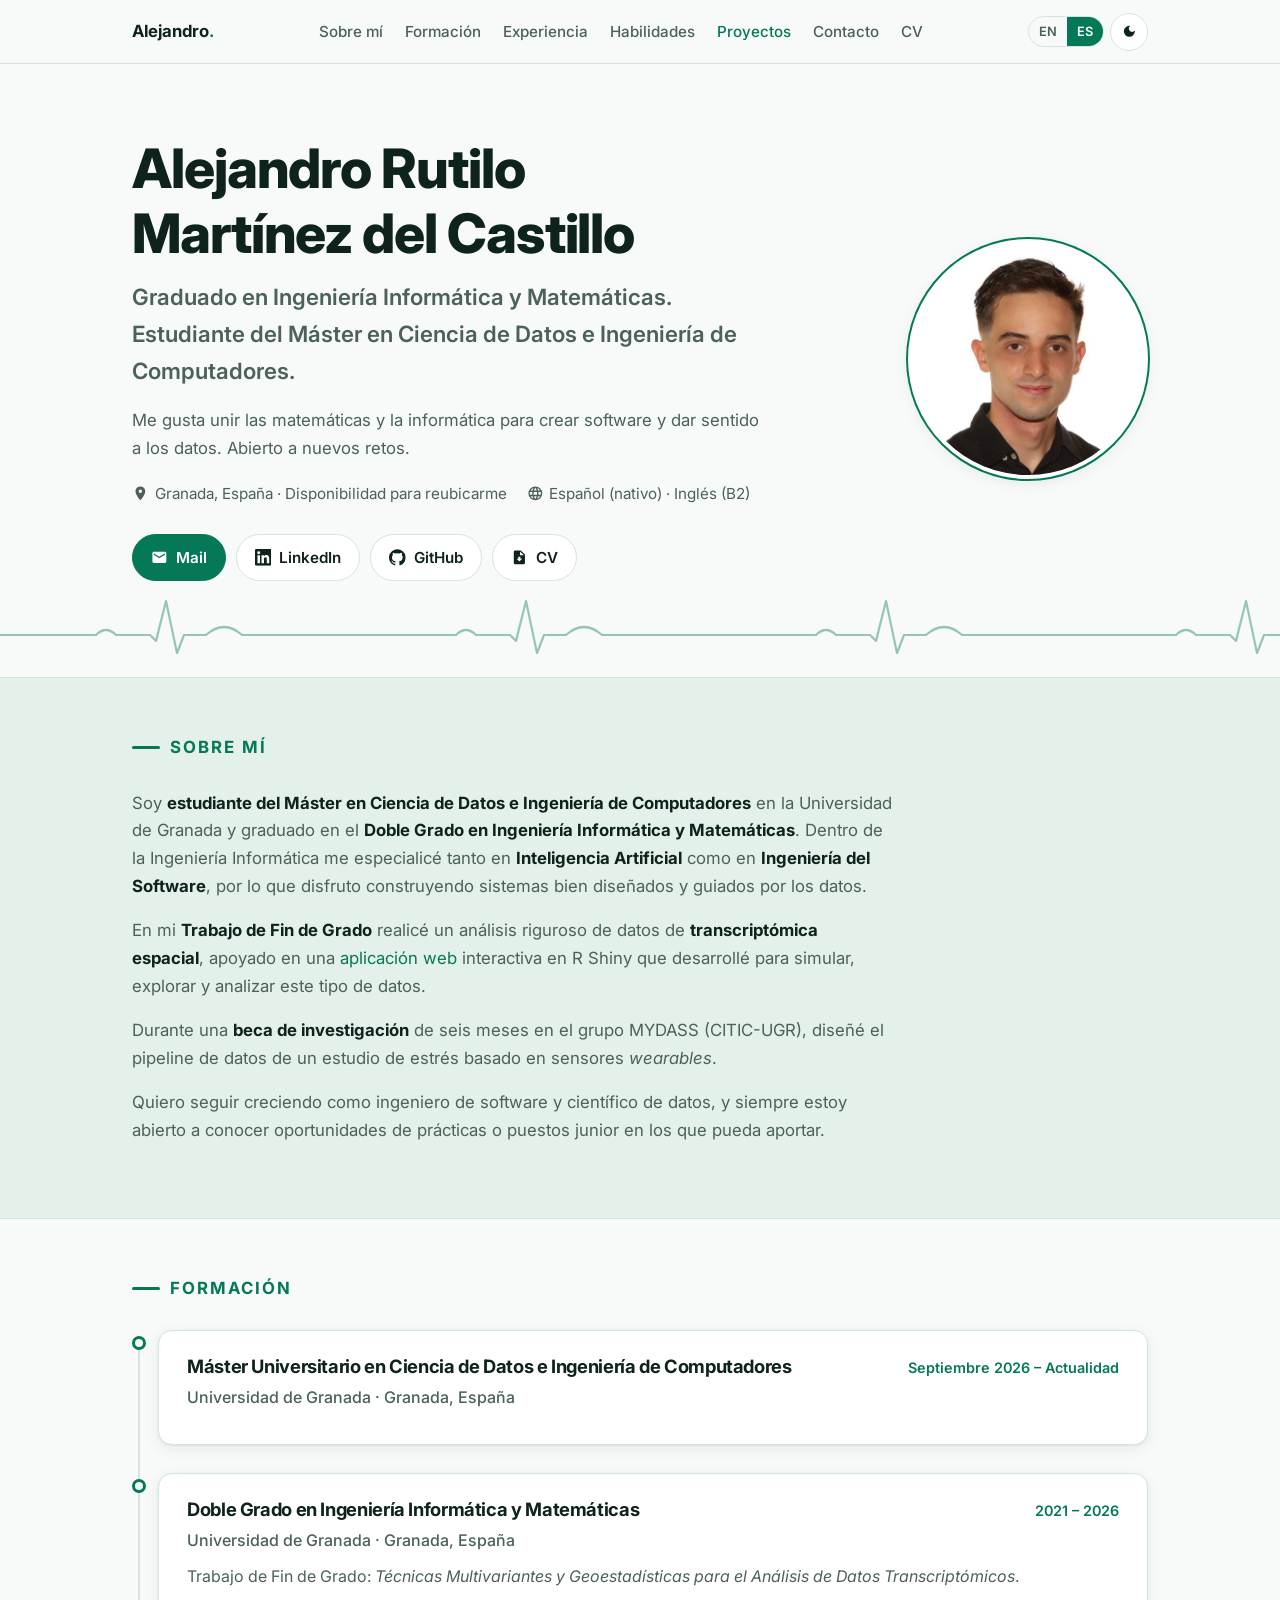
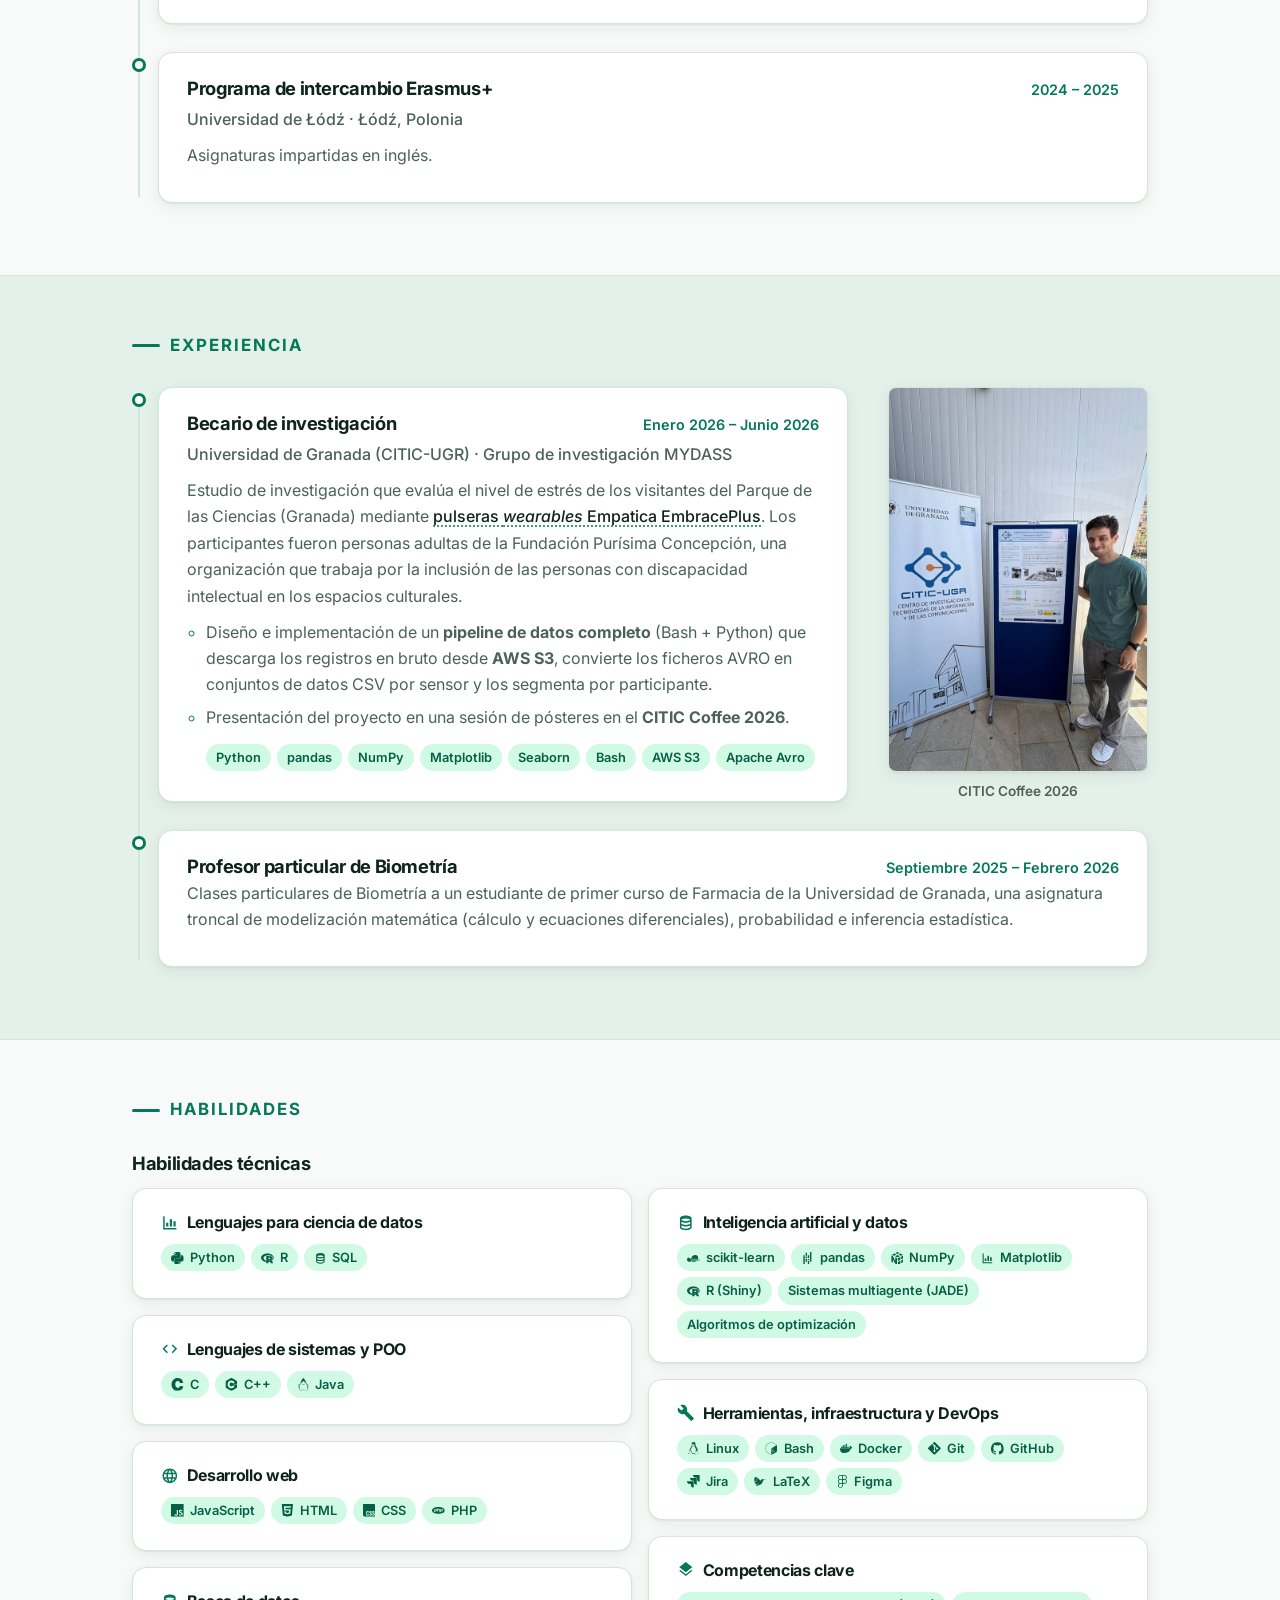
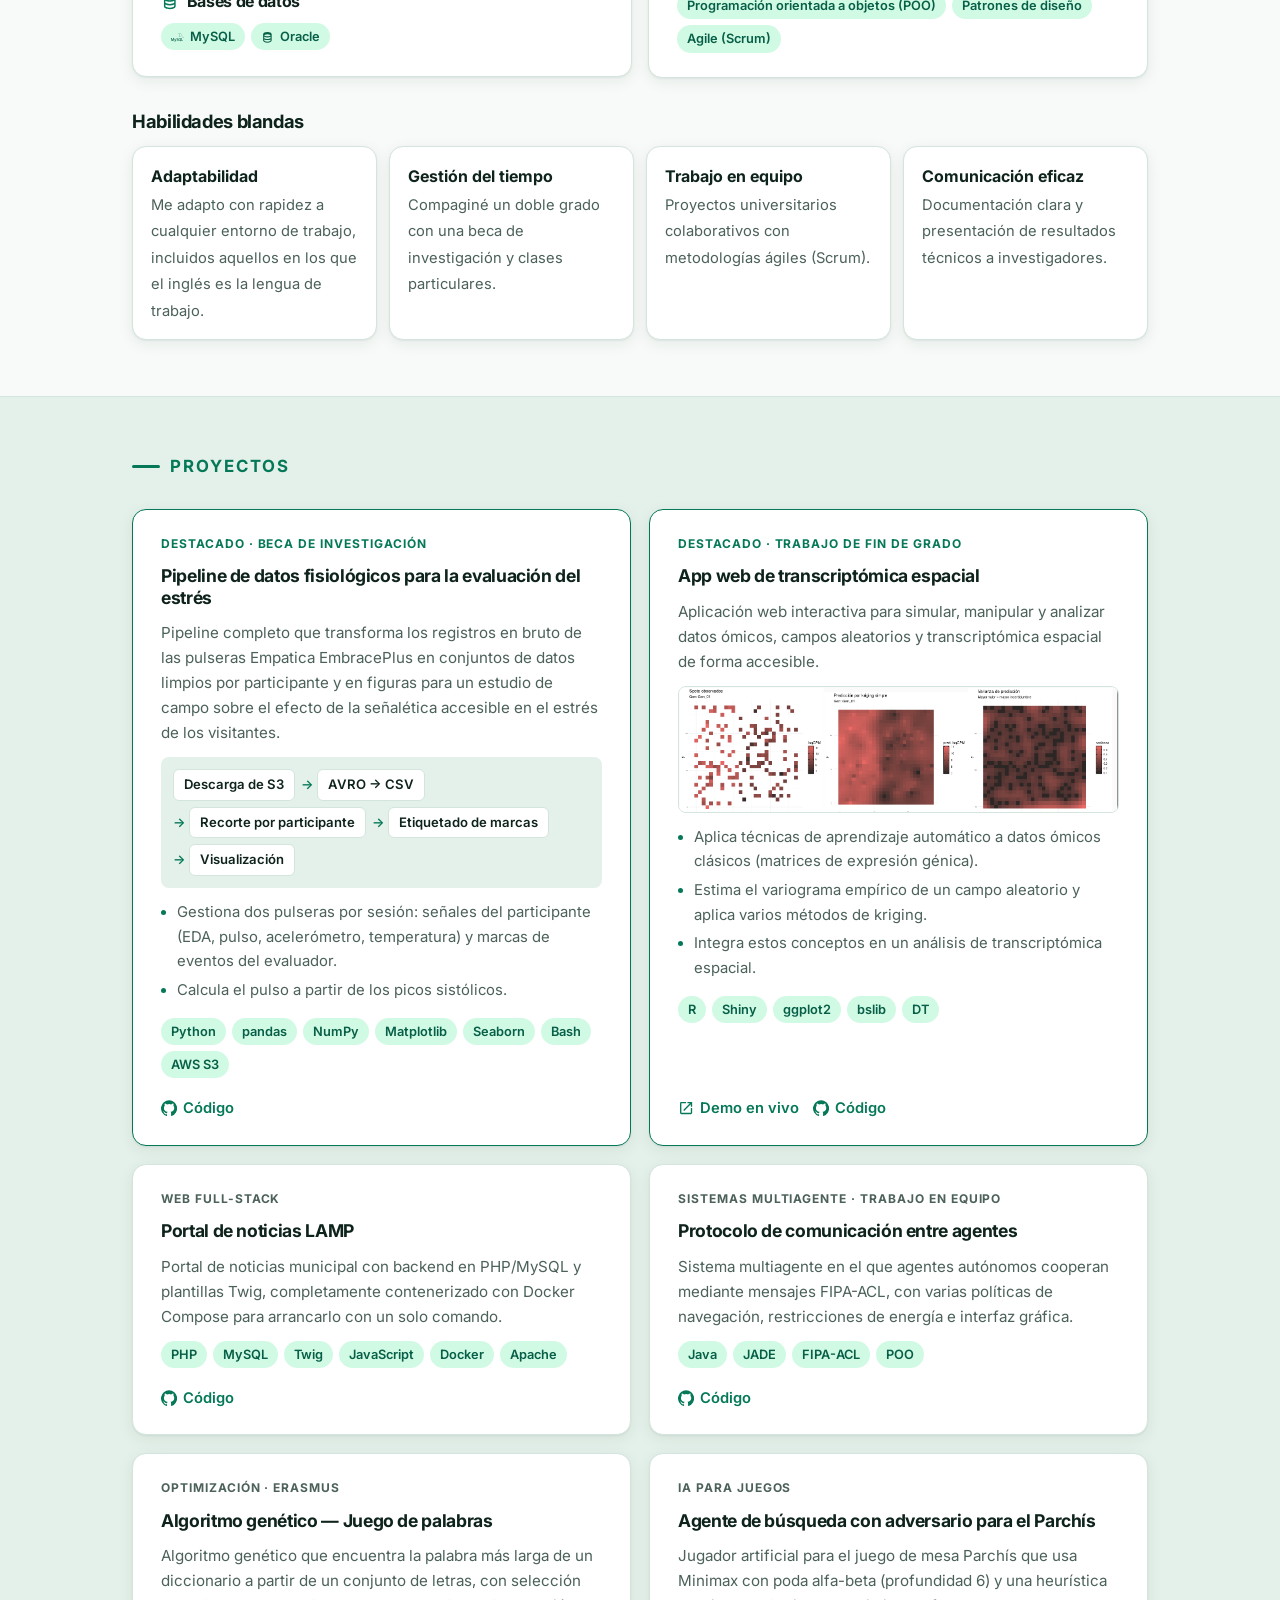
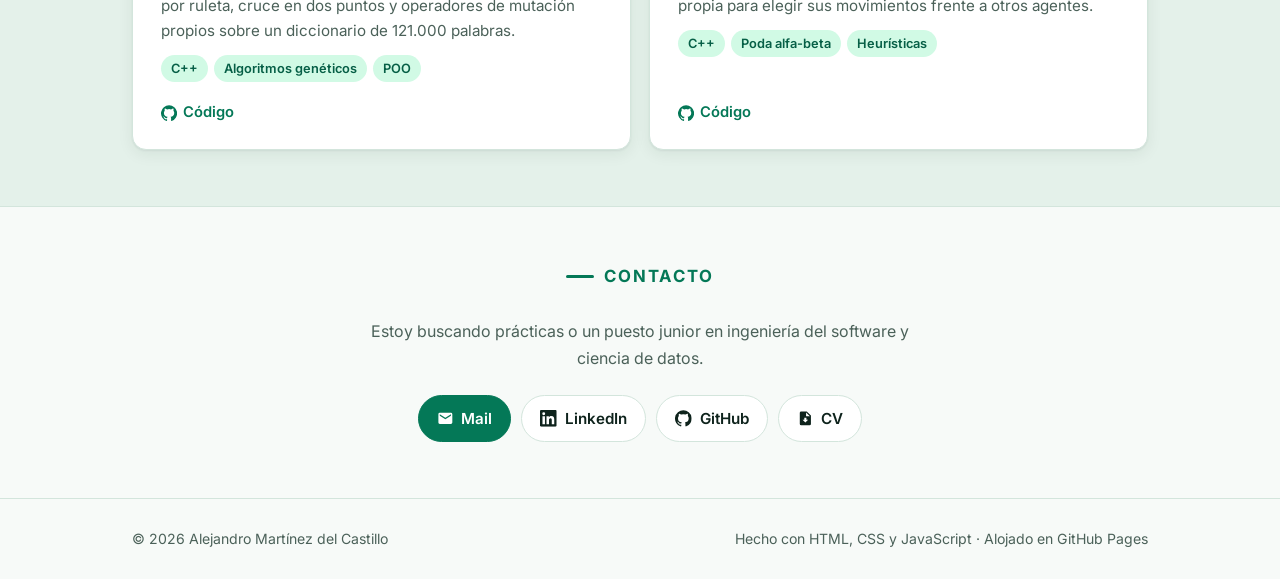
<file: es/index.html>
<!doctype html>
<html lang="es">
<head>
  <meta charset="utf-8">
  <meta name="viewport" content="width=device-width, initial-scale=1">
  <title>Alejandro Rutilo Martínez del Castillo — Científico de Datos e Ingeniero de Software</title>
  <meta name="description" content="Portfolio de Alejandro Martínez del Castillo, graduado en Ingeniería Informática y Matemáticas y estudiante del Máster en Ciencia de Datos e Ingeniería de Computadores. Disponible para prácticas y puestos junior como Ingeniero de Software, Analista de Datos o Científico de Datos.">
  <meta name="author" content="Alejandro Rutilo Martínez del Castillo">

  <link rel="canonical" href="https://alexmrtneez.github.io/es/">
  <link rel="alternate" hreflang="en" href="https://alexmrtneez.github.io/">
  <link rel="alternate" hreflang="es" href="https://alexmrtneez.github.io/es/">
  <link rel="alternate" hreflang="x-default" href="https://alexmrtneez.github.io/">

  <meta property="og:type" content="website">
  <meta property="og:url" content="https://alexmrtneez.github.io/es/">
  <meta property="og:title" content="Alejandro Rutilo Martínez del Castillo — Portfolio">
  <meta property="og:description" content="Pipelines de datos, herramientas analíticas y software fiable. Disponible para prácticas y puestos junior.">
  <meta property="og:image" content="https://alexmrtneez.github.io/assets/img/og-image.png">
  <meta property="og:locale" content="es_ES">
  <meta property="og:locale:alternate" content="en_GB">
  <meta name="twitter:card" content="summary_large_image">

  <link rel="icon" href="../assets/img/favicon.svg" type="image/svg+xml">
  <link rel="preconnect" href="https://fonts.googleapis.com">
  <link rel="preconnect" href="https://fonts.gstatic.com" crossorigin>
  <link href="https://fonts.googleapis.com/css2?family=Inter:wght@400;500;600;700;800&display=swap" rel="stylesheet">
  <link rel="stylesheet" href="../assets/css/styles.css">

  <!-- Aplica el tema guardado antes del primer pintado (evita un destello del tema incorrecto) -->
  <script>
    try { var th = localStorage.getItem("theme"); if (th === "dark" || th === "light") document.documentElement.setAttribute("data-theme", th); } catch (e) {}
  </script>
</head>
<body>
  <!-- SVG icon sprite -->
  <svg width="0" height="0" style="position:absolute" aria-hidden="true">
    <symbol id="i-mail" viewBox="0 0 24 24"><path d="M20 4H4a2 2 0 0 0-2 2v12a2 2 0 0 0 2 2h16a2 2 0 0 0 2-2V6a2 2 0 0 0-2-2Zm0 4.24-8 5-8-5V6l8 5 8-5v2.24Z"/></symbol>
    <symbol id="i-linkedin" viewBox="0 0 24 24"><path d="M20.45 20.45h-3.56v-5.57c0-1.33-.02-3.04-1.85-3.04-1.85 0-2.14 1.45-2.14 2.94v5.67H9.35V9h3.41v1.56h.05c.48-.9 1.64-1.85 3.37-1.85 3.6 0 4.27 2.37 4.27 5.46v6.28ZM5.34 7.43a2.06 2.06 0 1 1 0-4.13 2.06 2.06 0 0 1 0 4.13ZM7.12 20.45H3.56V9h3.56v11.45ZM22.22 0H1.77C.79 0 0 .77 0 1.73v20.54C0 23.23.79 24 1.77 24h20.45c.98 0 1.78-.77 1.78-1.73V1.73C24 .77 23.2 0 22.22 0Z"/></symbol>
    <symbol id="i-github" viewBox="0 0 24 24"><path d="M12 .3a12 12 0 0 0-3.8 23.38c.6.12.83-.26.83-.57L9 21.07c-3.34.72-4.04-1.61-4.04-1.61-.55-1.39-1.34-1.76-1.34-1.76-1.08-.74.09-.73.09-.73 1.2.09 1.83 1.24 1.83 1.24 1.07 1.83 2.81 1.3 3.5 1 .1-.78.42-1.31.76-1.61-2.67-.3-5.47-1.33-5.47-5.93 0-1.31.47-2.38 1.24-3.22-.14-.3-.54-1.52.1-3.18 0 0 1-.32 3.3 1.23a11.5 11.5 0 0 1 6 0c2.28-1.55 3.29-1.23 3.29-1.23.64 1.66.24 2.88.12 3.18a4.65 4.65 0 0 1 1.23 3.22c0 4.61-2.8 5.63-5.48 5.92.42.36.81 1.1.81 2.22l-.01 3.29c0 .31.2.69.82.57A12 12 0 0 0 12 .3"/></symbol>
    <symbol id="i-pin" viewBox="0 0 24 24"><path d="M12 2a7 7 0 0 0-7 7c0 5.25 7 13 7 13s7-7.75 7-13a7 7 0 0 0-7-7Zm0 9.5a2.5 2.5 0 1 1 0-5 2.5 2.5 0 0 1 0 5Z"/></symbol>
    <symbol id="i-lang" viewBox="0 0 24 24"><path d="M12 2a10 10 0 1 0 0 20 10 10 0 0 0 0-20Zm6.93 6h-2.95a15.65 15.65 0 0 0-1.38-3.56A8.03 8.03 0 0 1 18.93 8ZM12 4.04c.83 1.2 1.48 2.53 1.91 3.96h-3.82c.43-1.43 1.08-2.76 1.91-3.96ZM4.26 14a8.2 8.2 0 0 1 0-4h3.38a16.5 16.5 0 0 0 0 4H4.26Zm.81 2h2.95c.32 1.25.78 2.45 1.38 3.56A7.99 7.99 0 0 1 5.07 16Zm2.95-8H5.07a7.99 7.99 0 0 1 4.33-3.56A15.65 15.65 0 0 0 8.02 8ZM12 19.96c-.83-1.2-1.48-2.53-1.91-3.96h3.82A14.1 14.1 0 0 1 12 19.96ZM14.34 14H9.66a14.7 14.7 0 0 1 0-4h4.68a14.7 14.7 0 0 1 0 4Zm.25 5.56c.6-1.11 1.06-2.31 1.38-3.56h2.95a8.03 8.03 0 0 1-4.33 3.56ZM16.36 14a16.5 16.5 0 0 0 0-4h3.38a8.2 8.2 0 0 1 0 4h-3.38Z"/></symbol>
    <symbol id="i-code" viewBox="0 0 24 24"><path d="M9.4 16.6 4.8 12l4.6-4.6L8 6l-6 6 6 6 1.4-1.4Zm5.2 0 4.6-4.6-4.6-4.6L16 6l6 6-6 6-1.4-1.4Z"/></symbol>
    <symbol id="i-file" viewBox="0 0 24 24"><path d="M14 2H6a2 2 0 0 0-2 2v16a2 2 0 0 0 2 2h12a2 2 0 0 0 2-2V8l-6-6Zm-1 7V3.5L18.5 9H13Zm-1 9-4-4h2.5v-3h3v3H16l-4 4Z"/></symbol>
    <symbol id="i-external" viewBox="0 0 24 24"><path d="M14 3v2h3.59l-9.83 9.83 1.41 1.41L19 6.41V10h2V3h-7ZM19 19H5V5h7V3H5a2 2 0 0 0-2 2v14a2 2 0 0 0 2 2h14a2 2 0 0 0 2-2v-7h-2v7Z"/></symbol>
    <symbol id="i-data" viewBox="0 0 24 24"><path d="M12 2C7.58 2 4 3.79 4 6v12c0 2.21 3.58 4 8 4s8-1.79 8-4V6c0-2.21-3.58-4-8-4Zm6 16c0 .5-2.13 2-6 2s-6-1.5-6-2v-2.23c1.61.78 3.72 1.23 6 1.23s4.39-.45 6-1.23V18Zm0-4.55c-1.3.95-3.58 1.55-6 1.55s-4.7-.6-6-1.55V10.6c1.61.79 3.72 1.4 6 1.4s4.39-.61 6-1.4v2.85ZM12 10c-3.87 0-6-1.5-6-2s2.13-2 6-2 6 1.5 6 2-2.13 2-6 2Z"/></symbol>
    <symbol id="i-layers" viewBox="0 0 24 24"><path d="m12 16.54-7.37-5.73L3 12.07l9 7 9-7-1.64-1.27L12 16.54ZM12 14l7.36-5.73L21 7l-9-7-9 7 1.63 1.27L12 14Z"/></symbol>
    <symbol id="i-tools" viewBox="0 0 24 24"><path d="m22.7 19-9.1-9.1c.9-2.3.4-5-1.5-6.9-2-2-5-2.4-7.4-1.3L9 6 6 9 1.6 4.7C.4 7.1.9 10.1 2.9 12.1c1.9 1.9 4.6 2.4 6.9 1.5l9.1 9.1c.4.4 1 .4 1.4 0l2.3-2.3c.5-.4.5-1.1.1-1.4Z"/></symbol>
    <symbol id="i-terminal" viewBox="0 0 24 24"><path d="M20 4H4a2 2 0 0 0-2 2v12a2 2 0 0 0 2 2h16a2 2 0 0 0 2-2V6a2 2 0 0 0-2-2Zm0 14H4V8h16v10ZM7.5 17l-1.41-1.41L8.67 13l-2.59-2.59L7.5 9l4 4-4 4Zm4.5 0h6v-2h-6v2Z"/></symbol>
    <symbol id="i-moon" viewBox="0 0 24 24"><path d="M12 3a9 9 0 1 0 9 9c0-.46-.04-.92-.1-1.36a5.39 5.39 0 0 1-4.4 2.26 5.4 5.4 0 0 1-3.14-9.8c-.44-.06-.9-.1-1.36-.1Z"/></symbol>
    <symbol id="i-sun" viewBox="0 0 24 24"><path d="M12 7a5 5 0 1 0 0 10 5 5 0 0 0 0-10ZM2 13h2a1 1 0 0 0 0-2H2a1 1 0 0 0 0 2Zm18 0h2a1 1 0 0 0 0-2h-2a1 1 0 0 0 0 2ZM11 2v2a1 1 0 0 0 2 0V2a1 1 0 0 0-2 0Zm0 18v2a1 1 0 0 0 2 0v-2a1 1 0 0 0-2 0ZM5.99 4.58a1 1 0 0 0-1.41 1.41l1.06 1.06a1 1 0 0 0 1.41-1.41L5.99 4.58Zm12.37 12.37a1 1 0 0 0-1.41 1.41l1.06 1.06a1 1 0 0 0 1.41-1.41l-1.06-1.06Zm1.06-10.96a1 1 0 0 0-1.41-1.41l-1.06 1.06a1 1 0 0 0 1.41 1.41l1.06-1.06ZM7.05 18.36a1 1 0 0 0-1.41-1.41l-1.06 1.06a1 1 0 0 0 1.41 1.41l1.06-1.06Z"/></symbol>
    <symbol id="i-menu" viewBox="0 0 24 24"><path d="M3 6h18v2H3V6Zm0 5h18v2H3v-2Zm0 5h18v2H3v-2Z"/></symbol>
    <!-- Brand logos from Simple Icons (CC0, simpleicons.org) -->
    <symbol id="i-python" viewBox="0 0 24 24"><path d="M11.858 0c-.978.005-1.913.088-2.736.234C6.7.662 6.26 1.558 6.26 3.21v2.182h5.725v.727H4.111c-1.664 0-3.121 1-3.577 2.903-.526 2.181-.549 3.542 0 5.82.407 1.694 1.379 2.902 3.043 2.902h1.969v-2.616c0-1.89 1.635-3.557 3.576-3.557h5.72c1.591 0 2.862-1.31 2.862-2.91v-5.45c0-1.553-1.309-2.718-2.863-2.977A18 18 0 0 0 11.858 0M8.762 1.755c.591 0 1.074.491 1.074 1.095 0 .601-.483 1.087-1.074 1.087A1.08 1.08 0 0 1 7.688 2.85c0-.604.48-1.095 1.074-1.095m9.656 4.364v2.543c0 1.971-1.671 3.63-3.577 3.63H9.122c-1.566 0-2.862 1.34-2.862 2.91v5.452c0 1.551 1.349 2.464 2.862 2.91 1.813.532 3.55.628 5.72 0 1.44-.418 2.862-1.258 2.862-2.91V18.47h-5.719v-.727h8.582c1.664 0 2.284-1.16 2.862-2.903.598-1.793.573-3.518 0-5.819-.41-1.656-1.196-2.903-2.862-2.903zm-3.216 13.807a1.08 1.08 0 0 1 1.074 1.088c0 .604-.48 1.094-1.074 1.094-.592 0-1.075-.49-1.075-1.094 0-.601.483-1.088 1.075-1.088"/></symbol>
    <symbol id="i-c" viewBox="0 0 24 24"><path d="M16.5921 9.1962s-.354-3.298-3.627-3.39c-3.2741-.09-4.9552 2.474-4.9552 6.14 0 3.6651 1.858 6.5972 5.0451 6.5972 3.184 0 3.5381-3.665 3.5381-3.665l6.1041.365s.36 3.31-2.196 5.836c-2.552 2.5241-5.6901 2.9371-7.8762 2.9201-2.19-.017-5.2261.034-8.1602-2.97-2.938-3.0101-3.436-5.9302-3.436-8.8002 0-2.8701.556-6.6702 4.047-9.5502C7.444.72 9.849 0 12.254 0c10.0422 0 10.7172 9.2602 10.7172 9.2602z"/></symbol>
    <symbol id="i-cplusplus" viewBox="0 0 24 24"><path d="M22.394 6c-.167-.29-.398-.543-.652-.69L12.926.22c-.509-.294-1.34-.294-1.848 0L2.26 5.31c-.508.293-.923 1.013-.923 1.6v10.18c0 .294.104.62.271.91.167.29.398.543.652.69l8.816 5.09c.508.293 1.34.293 1.848 0l8.816-5.09c.254-.147.485-.4.652-.69.167-.29.27-.616.27-.91V6.91c.003-.294-.1-.62-.268-.91zM12 19.11c-3.92 0-7.109-3.19-7.109-7.11 0-3.92 3.19-7.11 7.11-7.11a7.133 7.133 0 016.156 3.553l-3.076 1.78a3.567 3.567 0 00-3.08-1.78A3.56 3.56 0 008.444 12 3.56 3.56 0 0012 15.555a3.57 3.57 0 003.08-1.778l3.078 1.78A7.135 7.135 0 0112 19.11zm7.11-6.715h-.79v.79h-.79v-.79h-.79v-.79h.79v-.79h.79v.79h.79zm2.962 0h-.79v.79h-.79v-.79h-.79v-.79h.79v-.79h.79v.79h.79z"/></symbol>
    <symbol id="i-openjdk" viewBox="0 0 24 24"><path d="M11.915 0 11.7.215C9.515 2.4 7.47 6.39 6.046 10.483c-1.064 1.024-3.633 2.81-3.711 3.551-.093.87 1.746 2.611 1.55 3.235-.198.625-1.304 1.408-1.014 1.939.1.188.823.011 1.277-.491a13.389 13.389 0 0 0-.017 2.14c.076.906.27 1.668.643 2.232.372.563.956.911 1.667.911.397 0 .727-.114 1.024-.264.298-.149.571-.33.91-.5.68-.34 1.634-.666 3.53-.604 1.903.062 2.872.39 3.559.704.687.314 1.15.664 1.925.664.767 0 1.395-.336 1.807-.9.412-.563.631-1.33.72-2.24.06-.623.055-1.32 0-2.066.454.45 1.117.604 1.213.424.29-.53-.816-1.314-1.013-1.937-.198-.624 1.642-2.366 1.549-3.236-.08-.748-2.707-2.568-3.748-3.586C16.428 6.374 14.308 2.394 12.13.215zm.175 6.038a2.95 2.95 0 0 1 2.943 2.942 2.95 2.95 0 0 1-2.943 2.943A2.95 2.95 0 0 1 9.148 8.98a2.95 2.95 0 0 1 2.942-2.942zM8.685 7.983a3.515 3.515 0 0 0-.145.997c0 1.951 1.6 3.55 3.55 3.55 1.95 0 3.55-1.598 3.55-3.55 0-.329-.046-.648-.132-.951.334.095.64.208.915.336a42.699 42.699 0 0 1 2.042 5.829c.678 2.545 1.01 4.92.846 6.607-.082.844-.29 1.51-.606 1.94-.315.431-.713.651-1.315.651-.593 0-.932-.27-1.673-.61-.741-.338-1.825-.694-3.792-.758-1.974-.064-3.073.293-3.821.669-.375.188-.659.373-.911.5s-.466.2-.752.2c-.53 0-.876-.209-1.16-.64-.285-.43-.474-1.101-.545-1.948-.141-1.693.176-4.069.823-6.614a43.155 43.155 0 0 1 1.934-5.783c.348-.167.749-.31 1.192-.425zm-3.382 4.362a.216.216 0 0 1 .13.031c-.166.56-.323 1.116-.463 1.665a33.849 33.849 0 0 0-.547 2.555 3.9 3.9 0 0 0-.2-.39c-.58-1.012-.914-1.642-1.16-2.08.315-.24 1.679-1.755 2.24-1.781zm13.394.01c.562.027 1.926 1.543 2.24 1.783-.246.438-.58 1.068-1.16 2.08a4.428 4.428 0 0 0-.163.309 32.354 32.354 0 0 0-.562-2.49 40.579 40.579 0 0 0-.482-1.652.216.216 0 0 1 .127-.03z"/></symbol>
    <symbol id="i-r" viewBox="0 0 24 24"><path d="M12 2.746c-6.627 0-12 3.599-12 8.037 0 3.897 4.144 7.144 9.64 7.88V16.26c-2.924-.915-4.925-2.755-4.925-4.877 0-3.035 4.084-5.494 9.12-5.494 5.038 0 8.757 1.683 8.757 5.494 0 1.976-.999 3.379-2.662 4.272.09.066.174.128.258.216.169.149.25.363.372.544 2.128-1.45 3.44-3.437 3.44-5.631 0-4.44-5.373-8.038-12-8.038zm-2.111 4.99v13.516l4.093-.002-.002-5.291h1.1c.225 0 .321.066.549.25.272.22.715.982.715.982l2.164 4.063 4.627-.002-2.864-4.826s-.086-.193-.265-.383a2.22 2.22 0 00-.582-.416c-.422-.214-1.149-.434-1.149-.434s3.578-.264 3.578-3.826c0-3.562-3.744-3.63-3.744-3.63zm4.127 2.93l2.478.002s1.149-.062 1.149 1.127c0 1.165-1.149 1.17-1.149 1.17h-2.478zm1.754 6.119c-.494.049-1.012.079-1.54.088v1.807a16.622 16.622 0 002.37-.473l-.471-.891s-.108-.183-.248-.394c-.039-.054-.08-.098-.111-.137z"/></symbol>
    <symbol id="i-javascript" viewBox="0 0 24 24"><path d="M0 0h24v24H0V0zm22.034 18.276c-.175-1.095-.888-2.015-3.003-2.873-.736-.345-1.554-.585-1.797-1.14-.091-.33-.105-.51-.046-.705.15-.646.915-.84 1.515-.66.39.12.75.42.976.9 1.034-.676 1.034-.676 1.755-1.125-.27-.42-.404-.601-.586-.78-.63-.705-1.469-1.065-2.834-1.034l-.705.089c-.676.165-1.32.525-1.71 1.005-1.14 1.291-.811 3.541.569 4.471 1.365 1.02 3.361 1.244 3.616 2.205.24 1.17-.87 1.545-1.966 1.41-.811-.18-1.26-.586-1.755-1.336l-1.83 1.051c.21.48.45.689.81 1.109 1.74 1.756 6.09 1.666 6.871-1.004.029-.09.24-.705.074-1.65l.046.067zm-8.983-7.245h-2.248c0 1.938-.009 3.864-.009 5.805 0 1.232.063 2.363-.138 2.711-.33.689-1.18.601-1.566.48-.396-.196-.597-.466-.83-.855-.063-.105-.11-.196-.127-.196l-1.825 1.125c.305.63.75 1.172 1.324 1.517.855.51 2.004.675 3.207.405.783-.226 1.458-.691 1.811-1.411.51-.93.402-2.07.397-3.346.012-2.054 0-4.109 0-6.179l.004-.056z"/></symbol>
    <symbol id="i-scikitlearn" viewBox="0 0 24 24"><path d="M15.601 5.53c-1.91.035-3.981.91-5.63 2.56-2.93 2.93-2.083 8.53-1.088 9.525.805.804 6.595 1.843 9.526-1.088a9.74 9.74 0 0 0 .584-.643c.043-.292.205-.66.489-1.106a1.848 1.848 0 0 1-.537.176c-.144.265-.37.55-.676.855-.354.335-.607.554-.76.656a.795.795 0 0 1-.437.152c-.35 0-.514-.308-.494-.924-.22.316-.425.549-.612.7a.914.914 0 0 1-.578.224c-.194 0-.36-.09-.496-.273a1.03 1.03 0 0 1-.193-.507 4.016 4.016 0 0 1-.726.583c-.224.132-.47.197-.74.197-.3 0-.543-.096-.727-.288a.978.978 0 0 1-.257-.524v.004c-.3.276-.564.48-.79.611a1.295 1.295 0 0 1-.649.197.693.693 0 0 1-.571-.275c-.145-.183-.218-.43-.218-.739 0-.464.101-1.02.302-1.67.201-.65.445-1.25.733-1.797l.842-.312a.21.21 0 0 1 .06-.013c.063 0 .116.047.157.14.04.095.061.221.061.38 0 .451-.104.888-.312 1.31-.207.422-.532.873-.974 1.352-.018.23-.027.388-.027.474 0 .193.036.345.106.458.071.113.165.169.282.169a.71.71 0 0 0 .382-.13c.132-.084.333-.26.602-.523.028-.418.187-.798.482-1.142.324-.38.685-.569 1.08-.569.206 0 .37.054.494.16a.524.524 0 0 1 .186.417c0 .458-.486.829-1.459 1.114.088.43.32.646.693.646a.807.807 0 0 0 .417-.117c.129-.076.321-.243.575-.497.032-.252.118-.495.259-.728.182-.3.416-.544.701-.73.285-.185.537-.278.756-.278.276 0 .47.127.58.381l.677-.374h.186l-.292.971c-.15.488-.226.823-.226 1.004 0 .19.067.285.202.285.086 0 .181-.045.285-.137.104-.092.25-.232.437-.42v.001c.143-.155.274-.32.392-.494-.19-.084-.285-.21-.285-.375 0-.17.058-.352.174-.545.116-.194.275-.29.479-.29.172 0 .258.088.258.265 0 .139-.05.338-.149.596.367-.04.687-.32.961-.842l.228-.01c1.059-2.438.828-5.075-.83-6.732-1.019-1.02-2.408-1.5-3.895-1.471zm4.725 8.203a8.938 8.938 0 0 1-1.333 2.151 1.09 1.09 0 0 0-.012.147c0 .168.047.309.14.423.092.113.206.17.34.17.296 0 .714-.264 1.254-.787-.001.04-.003.08-.003.121 0 .146.012.368.036.666l.733-.172c0-.2.003-.357.01-.474.01-.157.033-.33.066-.517.02-.11.07-.216.152-.315l.186-.216a5.276 5.276 0 0 1 .378-.397c.062-.055.116-.099.162-.13a.26.26 0 0 1 .123-.046c.055 0 .083.035.083.106 0 .07-.052.236-.156.497-.194.486-.292.848-.292 1.084 0 .175.046.314.136.418a.45.45 0 0 0 .358.155c.365 0 .803-.269 1.313-.808v-.381c-.361.426-.623.64-.784.64-.109 0-.163-.067-.163-.2 0-.1.065-.316.195-.65.19-.486.285-.836.285-1.048a.464.464 0 0 0-.112-.319.36.36 0 0 0-.282-.127c-.165 0-.354.077-.567.233-.213.156-.5.436-.863.84.053-.262.165-.622.335-1.08l-.809.156a6.54 6.54 0 0 0-.399 1.074c-.04.156-.07.316-.092.48a7.447 7.447 0 0 1-.49.45.38.38 0 0 1-.229.08.208.208 0 0 1-.174-.082.352.352 0 0 1-.064-.222c0-.1.019-.214.056-.343.038-.13.12-.373.249-.731l.308-.849zm-17.21-2.927c-.863-.016-1.67.263-2.261.854-1.352 1.352-1.07 3.827.631 5.527 1.7 1.701 4.95 1.21 5.527.632.467-.466 1.07-3.827-.631-5.527-.957-.957-2.158-1.465-3.267-1.486zm12.285.358h.166v.21H15.4zm.427 0h.166v.865l.46-.455h.195l-.364.362.428.684h-.198l-.357-.575-.164.166v.41h-.166zm1.016 0h.166v.21h-.166zm.481.122h.166v.288h.172v.135h-.172v.717c0 .037.006.062.02.075.012.013.037.02.074.02a.23.23 0 0 0 .078-.01v.141a.802.802 0 0 1-.136.014.23.23 0 0 1-.15-.043.15.15 0 0 1-.052-.123v-.79h-.141v-.136h.141zm-3.562.258c.081 0 .15.012.207.038.057.024.1.061.13.11s.045.106.045.173h-.176c-.006-.111-.075-.167-.208-.167a.285.285 0 0 0-.164.041.134.134 0 0 0-.06.117c0 .035.015.065.045.088.03.024.08.044.15.06l.16.039a.47.47 0 0 1 .224.105c.047.046.07.108.07.186a.3.3 0 0 1-.052.175.327.327 0 0 1-.152.116.585.585 0 0 1-.226.041c-.136 0-.24-.03-.309-.088-.069-.059-.105-.149-.109-.269h.176c.004.037.01.065.017.084a.166.166 0 0 0 .034.054c.044.043.112.065.204.065a.31.31 0 0 0 .177-.045.139.139 0 0 0 .067-.119.116.116 0 0 0-.038-.09.287.287 0 0 0-.124-.055l-.156-.038a1.248 1.248 0 0 1-.159-.05.359.359 0 0 1-.098-.061.22.22 0 0 1-.058-.083.32.32 0 0 1-.016-.108c0-.096.036-.174.109-.232a.45.45 0 0 1 .29-.087zm1.035 0a.46.46 0 0 1 .202.043.351.351 0 0 1 .187.212.577.577 0 0 1 .023.126h-.168a.256.256 0 0 0-.078-.168.242.242 0 0 0-.17-.06.248.248 0 0 0-.155.05.306.306 0 0 0-.1.144.662.662 0 0 0-.034.224.58.58 0 0 0 .035.214.299.299 0 0 0 .101.135.261.261 0 0 0 .157.048c.142 0 .227-.084.256-.252h.167a.519.519 0 0 1-.065.22.35.35 0 0 1-.146.138.464.464 0 0 1-.216.048.448.448 0 0 1-.246-.066.441.441 0 0 1-.161-.192.703.703 0 0 1-.057-.293c0-.085.01-.163.032-.233a.522.522 0 0 1 .095-.182.403.403 0 0 1 .15-.117.453.453 0 0 1 .191-.04zm.603.03h.166v1.046H15.4zm1.443 0h.166v1.046h-.166zm-5.05.618c-.08 0-.2.204-.356.611-.155.407-.308.977-.459 1.71.281-.312.509-.662.683-1.05.175-.387.262-.72.262-.999a.455.455 0 0 0-.036-.197c-.025-.05-.056-.075-.093-.075zm4.662 1.797c-.221 0-.431.188-.629.563-.197.376-.296.722-.296 1.038 0 .12.029.216.088.29a.273.273 0 0 0 .223.111c.221 0 .43-.188.625-.565.196-.377.294-.725.294-1.043a.457.457 0 0 0-.083-.29.269.269 0 0 0-.222-.104zm-2.848.007c-.146 0-.285.11-.417.333-.133.222-.2.51-.2.866.566-.159.849-.452.849-.881 0-.212-.077-.318-.232-.318Z"/></symbol>
    <symbol id="i-pandas" viewBox="0 0 24 24"><path d="M16.922 0h2.623v18.104h-2.623zm-4.126 12.94h2.623v2.57h-2.623zm0-7.037h2.623v5.446h-2.623zm0 11.197h2.623v5.446h-2.623zM4.456 5.896h2.622V24H4.455zm4.213 2.559h2.623v2.57H8.67zm0 4.151h2.623v5.447H8.67zm0-11.187h2.623v5.446H8.67Z"/></symbol>
    <symbol id="i-numpy" viewBox="0 0 24 24"><path d="M10.315 4.876L6.3048 2.8517l-4.401 2.1965 4.1186 2.0683zm1.8381.9277l4.2045 2.1223-4.3622 2.1906-4.125-2.0718zm5.6153-2.9213l4.3193 2.1658-3.863 1.9402-4.2131-2.1252zm-1.859-.9329L12.021 0 8.1742 1.9193l4.0068 2.0208zm-3.0401 16.7443V24l4.7107-2.3507-.0053-5.3085zm4.7037-4.2057l-.0052-5.2528-4.6985 2.3356v5.2546zm5.6553-.9845v5.327l-4.0178 2.0052-.0029-5.3028zm0-1.8626V6.4214l-4.0253 2.001.0034 5.2633zM11.2062 11.571L8.0333 9.9756v6.895s-3.8804-8.2564-4.2399-8.998c-.0463-.0957-.2371-.2007-.2858-.2262C2.8118 7.2812.773 6.2485.773 6.2485V18.43l2.8204 1.5076v-6.3674s3.8392 7.3775 3.878 7.458c.0389.0807.4245.8582.8362 1.1314.5485.363 2.8992 1.7766 2.8992 1.7766z"/></symbol>
    <symbol id="i-linux" viewBox="0 0 24 24"><path d="M12.504 0c-.155 0-.315.008-.48.021-4.226.333-3.105 4.807-3.17 6.298-.076 1.092-.3 1.953-1.05 3.02-.885 1.051-2.127 2.75-2.716 4.521-.278.832-.41 1.684-.287 2.489a.424.424 0 00-.11.135c-.26.268-.45.6-.663.839-.199.199-.485.267-.797.4-.313.136-.658.269-.864.68-.09.189-.136.394-.132.602 0 .199.027.4.055.536.058.399.116.728.04.97-.249.68-.28 1.145-.106 1.484.174.334.535.47.94.601.81.2 1.91.135 2.774.6.926.466 1.866.67 2.616.47.526-.116.97-.464 1.208-.946.587-.003 1.23-.269 2.26-.334.699-.058 1.574.267 2.577.2.025.134.063.198.114.333l.003.003c.391.778 1.113 1.132 1.884 1.071.771-.06 1.592-.536 2.257-1.306.631-.765 1.683-1.084 2.378-1.503.348-.199.629-.469.649-.853.023-.4-.2-.811-.714-1.376v-.097l-.003-.003c-.17-.2-.25-.535-.338-.926-.085-.401-.182-.786-.492-1.046h-.003c-.059-.054-.123-.067-.188-.135a.357.357 0 00-.19-.064c.431-1.278.264-2.55-.173-3.694-.533-1.41-1.465-2.638-2.175-3.483-.796-1.005-1.576-1.957-1.56-3.368.026-2.152.236-6.133-3.544-6.139zm.529 3.405h.013c.213 0 .396.062.584.198.19.135.33.332.438.533.105.259.158.459.166.724 0-.02.006-.04.006-.06v.105a.086.086 0 01-.004-.021l-.004-.024a1.807 1.807 0 01-.15.706.953.953 0 01-.213.335.71.71 0 00-.088-.042c-.104-.045-.198-.064-.284-.133a1.312 1.312 0 00-.22-.066c.05-.06.146-.133.183-.198.053-.128.082-.264.088-.402v-.02a1.21 1.21 0 00-.061-.4c-.045-.134-.101-.2-.183-.333-.084-.066-.167-.132-.267-.132h-.016c-.093 0-.176.03-.262.132a.8.8 0 00-.205.334 1.18 1.18 0 00-.09.4v.019c.002.089.008.179.02.267-.193-.067-.438-.135-.607-.202a1.635 1.635 0 01-.018-.2v-.02a1.772 1.772 0 01.15-.768c.082-.22.232-.406.43-.533a.985.985 0 01.594-.2zm-2.962.059h.036c.142 0 .27.048.399.135.146.129.264.288.344.465.09.199.14.4.153.667v.004c.007.134.006.2-.002.266v.08c-.03.007-.056.018-.083.024-.152.055-.274.135-.393.2.012-.09.013-.18.003-.267v-.015c-.012-.133-.04-.2-.082-.333a.613.613 0 00-.166-.267.248.248 0 00-.183-.064h-.021c-.071.006-.13.04-.186.132a.552.552 0 00-.12.27.944.944 0 00-.023.33v.015c.012.135.037.2.08.334.046.134.098.2.166.268.01.009.02.018.034.024-.07.057-.117.07-.176.136a.304.304 0 01-.131.068 2.62 2.62 0 01-.275-.402 1.772 1.772 0 01-.155-.667 1.759 1.759 0 01.08-.668 1.43 1.43 0 01.283-.535c.128-.133.26-.2.418-.2zm1.37 1.706c.332 0 .733.065 1.216.399.293.2.523.269 1.052.468h.003c.255.136.405.266.478.399v-.131a.571.571 0 01.016.47c-.123.31-.516.643-1.063.842v.002c-.268.135-.501.333-.775.465-.276.135-.588.292-1.012.267a1.139 1.139 0 01-.448-.067 3.566 3.566 0 01-.322-.198c-.195-.135-.363-.332-.612-.465v-.005h-.005c-.4-.246-.616-.512-.686-.71-.07-.268-.005-.47.193-.6.224-.135.38-.271.483-.336.104-.074.143-.102.176-.131h.002v-.003c.169-.202.436-.47.839-.601.139-.036.294-.065.466-.065zm2.8 2.142c.358 1.417 1.196 3.475 1.735 4.473.286.534.855 1.659 1.102 3.024.156-.005.33.018.513.064.646-1.671-.546-3.467-1.089-3.966-.22-.2-.232-.335-.123-.335.59.534 1.365 1.572 1.646 2.757.13.535.16 1.104.021 1.67.067.028.135.06.205.067 1.032.534 1.413.938 1.23 1.537v-.043c-.06-.003-.12 0-.18 0h-.016c.151-.467-.182-.825-1.065-1.224-.915-.4-1.646-.336-1.77.465-.008.043-.013.066-.018.135-.068.023-.139.053-.209.064-.43.268-.662.669-.793 1.187-.13.533-.17 1.156-.205 1.869v.003c-.02.334-.17.838-.319 1.35-1.5 1.072-3.58 1.538-5.348.334a2.645 2.645 0 00-.402-.533 1.45 1.45 0 00-.275-.333c.182 0 .338-.03.465-.067a.615.615 0 00.314-.334c.108-.267 0-.697-.345-1.163-.345-.467-.931-.995-1.788-1.521-.63-.4-.986-.87-1.15-1.396-.165-.534-.143-1.085-.015-1.645.245-1.07.873-2.11 1.274-2.763.107-.065.037.135-.408.974-.396.751-1.14 2.497-.122 3.854a8.123 8.123 0 01.647-2.876c.564-1.278 1.743-3.504 1.836-5.268.048.036.217.135.289.202.218.133.38.333.59.465.21.201.477.335.876.335.039.003.075.006.11.006.412 0 .73-.134.997-.268.29-.134.52-.334.74-.4h.005c.467-.135.835-.402 1.044-.7zm2.185 8.958c.037.6.343 1.245.882 1.377.588.134 1.434-.333 1.791-.765l.211-.01c.315-.007.577.01.847.268l.003.003c.208.199.305.53.391.876.085.4.154.78.409 1.066.486.527.645.906.636 1.14l.003-.007v.018l-.003-.012c-.015.262-.185.396-.498.595-.63.401-1.746.712-2.457 1.57-.618.737-1.37 1.14-2.036 1.191-.664.053-1.237-.2-1.574-.898l-.005-.003c-.21-.4-.12-1.025.056-1.69.176-.668.428-1.344.463-1.897.037-.714.076-1.335.195-1.814.12-.465.308-.797.641-.984l.045-.022zm-10.814.049h.01c.053 0 .105.005.157.014.376.055.706.333 1.023.752l.91 1.664.003.003c.243.533.754 1.064 1.189 1.637.434.598.77 1.131.729 1.57v.006c-.057.744-.48 1.148-1.125 1.294-.645.135-1.52.002-2.395-.464-.968-.536-2.118-.469-2.857-.602-.369-.066-.61-.2-.723-.4-.11-.2-.113-.602.123-1.23v-.004l.002-.003c.117-.334.03-.752-.027-1.118-.055-.401-.083-.71.043-.94.16-.334.396-.4.69-.533.294-.135.64-.202.915-.47h.002v-.002c.256-.268.445-.601.668-.838.19-.201.38-.336.663-.336zm7.159-9.074c-.435.201-.945.535-1.488.535-.542 0-.97-.267-1.28-.466-.154-.134-.28-.268-.373-.335-.164-.134-.144-.333-.074-.333.109.016.129.134.199.2.096.066.215.2.36.333.292.2.68.467 1.167.467.485 0 1.053-.267 1.398-.466.195-.135.445-.334.648-.467.156-.136.149-.267.279-.267.128.016.034.134-.147.332a8.097 8.097 0 01-.69.468zm-1.082-1.583V5.64c-.006-.02.013-.042.029-.05.074-.043.18-.027.26.004.063 0 .16.067.15.135-.006.049-.085.066-.135.066-.055 0-.092-.043-.141-.068-.052-.018-.146-.008-.163-.065zm-.551 0c-.02.058-.113.049-.166.066-.047.025-.086.068-.14.068-.05 0-.13-.02-.136-.068-.01-.066.088-.133.15-.133.08-.031.184-.047.259-.005.019.009.036.03.03.05v.02h.003z"/></symbol>
    <symbol id="i-gnubash" viewBox="0 0 24 24"><path d="M21.038,4.9l-7.577-4.498C13.009,0.134,12.505,0,12,0c-0.505,0-1.009,0.134-1.462,0.403L2.961,4.9 C2.057,5.437,1.5,6.429,1.5,7.503v8.995c0,1.073,0.557,2.066,1.462,2.603l7.577,4.497C10.991,23.866,11.495,24,12,24 c0.505,0,1.009-0.134,1.461-0.402l7.577-4.497c0.904-0.537,1.462-1.529,1.462-2.603V7.503C22.5,6.429,21.943,5.437,21.038,4.9z M15.17,18.946l0.013,0.646c0.001,0.078-0.05,0.167-0.111,0.198l-0.383,0.22c-0.061,0.031-0.111-0.007-0.112-0.085L14.57,19.29 c-0.328,0.136-0.66,0.169-0.872,0.084c-0.04-0.016-0.057-0.075-0.041-0.142l0.139-0.584c0.011-0.046,0.036-0.092,0.069-0.121 c0.012-0.011,0.024-0.02,0.036-0.026c0.022-0.011,0.043-0.014,0.062-0.006c0.229,0.077,0.521,0.041,0.802-0.101 c0.357-0.181,0.596-0.545,0.592-0.907c-0.003-0.328-0.181-0.465-0.613-0.468c-0.55,0.001-1.064-0.107-1.072-0.917 c-0.007-0.667,0.34-1.361,0.889-1.8l-0.007-0.652c-0.001-0.08,0.048-0.168,0.111-0.2l0.37-0.236 c0.061-0.031,0.111,0.007,0.112,0.087l0.006,0.653c0.273-0.109,0.511-0.138,0.726-0.088c0.047,0.012,0.067,0.076,0.048,0.151 l-0.144,0.578c-0.011,0.044-0.036,0.088-0.065,0.116c-0.012,0.012-0.025,0.021-0.038,0.028c-0.019,0.01-0.038,0.013-0.057,0.009 c-0.098-0.022-0.332-0.073-0.699,0.113c-0.385,0.195-0.52,0.53-0.517,0.778c0.003,0.297,0.155,0.387,0.681,0.396 c0.7,0.012,1.003,0.318,1.01,1.023C16.105,17.747,15.736,18.491,15.17,18.946z M19.143,17.859c0,0.06-0.008,0.116-0.058,0.145 l-1.916,1.164c-0.05,0.029-0.09,0.004-0.09-0.056v-0.494c0-0.06,0.037-0.093,0.087-0.122l1.887-1.129 c0.05-0.029,0.09-0.004,0.09,0.056V17.859z M20.459,6.797l-7.168,4.427c-0.894,0.523-1.553,1.109-1.553,2.187v8.833 c0,0.645,0.26,1.063,0.66,1.184c-0.131,0.023-0.264,0.039-0.398,0.039c-0.42,0-0.833-0.114-1.197-0.33L3.226,18.64 c-0.741-0.44-1.201-1.261-1.201-2.142V7.503c0-0.881,0.46-1.702,1.201-2.142l7.577-4.498c0.363-0.216,0.777-0.33,1.197-0.33 c0.419,0,0.833,0.114,1.197,0.33l7.577,4.498c0.624,0.371,1.046,1.013,1.164,1.732C21.686,6.557,21.12,6.411,20.459,6.797z"/></symbol>
    <symbol id="i-docker" viewBox="0 0 24 24"><path d="M13.983 11.078h2.119a.186.186 0 00.186-.185V9.006a.186.186 0 00-.186-.186h-2.119a.185.185 0 00-.185.185v1.888c0 .102.083.185.185.185m-2.954-5.43h2.118a.186.186 0 00.186-.186V3.574a.186.186 0 00-.186-.185h-2.118a.185.185 0 00-.185.185v1.888c0 .102.082.185.185.185m0 2.716h2.118a.187.187 0 00.186-.186V6.29a.186.186 0 00-.186-.185h-2.118a.185.185 0 00-.185.185v1.887c0 .102.082.185.185.186m-2.93 0h2.12a.186.186 0 00.184-.186V6.29a.185.185 0 00-.185-.185H8.1a.185.185 0 00-.185.185v1.887c0 .102.083.185.185.186m-2.964 0h2.119a.186.186 0 00.185-.186V6.29a.185.185 0 00-.185-.185H5.136a.186.186 0 00-.186.185v1.887c0 .102.084.185.186.186m5.893 2.715h2.118a.186.186 0 00.186-.185V9.006a.186.186 0 00-.186-.186h-2.118a.185.185 0 00-.185.185v1.888c0 .102.082.185.185.185m-2.93 0h2.12a.185.185 0 00.184-.185V9.006a.185.185 0 00-.184-.186h-2.12a.185.185 0 00-.184.185v1.888c0 .102.083.185.185.185m-2.964 0h2.119a.185.185 0 00.185-.185V9.006a.185.185 0 00-.184-.186h-2.12a.186.186 0 00-.186.186v1.887c0 .102.084.185.186.185m-2.92 0h2.12a.185.185 0 00.184-.185V9.006a.185.185 0 00-.184-.186h-2.12a.185.185 0 00-.184.185v1.888c0 .102.082.185.185.185M23.763 9.89c-.065-.051-.672-.51-1.954-.51-.338.001-.676.03-1.01.087-.248-1.7-1.653-2.53-1.716-2.566l-.344-.199-.226.327c-.284.438-.49.922-.612 1.43-.23.97-.09 1.882.403 2.661-.595.332-1.55.413-1.744.42H.751a.751.751 0 00-.75.748 11.376 11.376 0 00.692 4.062c.545 1.428 1.355 2.48 2.41 3.124 1.18.723 3.1 1.137 5.275 1.137.983.003 1.963-.086 2.93-.266a12.248 12.248 0 003.823-1.389c.98-.567 1.86-1.288 2.61-2.136 1.252-1.418 1.998-2.997 2.553-4.4h.221c1.372 0 2.215-.549 2.68-1.009.309-.293.55-.65.707-1.046l.098-.288Z"/></symbol>
    <symbol id="i-git" viewBox="0 0 24 24"><path d="M13.09 23.549a1.54 1.54 0 0 1-2.18 0L.451 13.089a1.54 1.54 0 0 1 0-2.179l7.191-7.19 2.733 2.733a1.85 1.85 0 0 0 .964 2.326v6.66a1.849 1.849 0 1 0 1.54 0V8.957l2.508 2.508a1.85 1.85 0 1 0 1.09-1.09l-2.634-2.634a1.85 1.85 0 0 0-2.378-2.377L8.73 2.63 10.91.451a1.54 1.54 0 0 1 2.179 0l10.459 10.46a1.54 1.54 0 0 1 0 2.179z"/></symbol>
    <symbol id="i-jira" viewBox="0 0 24 24"><path d="M11.571 11.513H0a5.218 5.218 0 0 0 5.232 5.215h2.13v2.057A5.215 5.215 0 0 0 12.575 24V12.518a1.005 1.005 0 0 0-1.005-1.005zm5.723-5.756H5.736a5.215 5.215 0 0 0 5.215 5.214h2.129v2.058a5.218 5.218 0 0 0 5.215 5.214V6.758a1.001 1.001 0 0 0-1.001-1.001zM23.013 0H11.455a5.215 5.215 0 0 0 5.215 5.215h2.129v2.057A5.215 5.215 0 0 0 24 12.483V1.005A1.001 1.001 0 0 0 23.013 0Z"/></symbol>
    <symbol id="i-latex" viewBox="0 0 24 24"><path d="M2.176 2.814c.233.42.476.78.73 1.09.247-.013 1.132.456 1.312.523.508.282 1.063.63 1.567.966.505.337.96.662 1.272.9.156.12.278.218.352.286a.483.483 0 01.078.082.08.08 0 01.01.021.06.06 0 01-.004.047.057.057 0 01-.04.03.077.077 0 01-.028 0c-.057 0-.203-.163-.497-.415a23.474 23.474 0 00-2.759-1.827c-.504-.28-.956-.542-1.264-.613a2.322 2.322 0 00-.36-.025 2.706 2.706 0 00-.788.133c.494.414.91.716 1.28.949-.57-.182-1.182-.21-1.902.133.526.329.967.567 1.354.745 1.103.156 2.258.696 3.224 1.309.483.307.904.615 1.219.867.157.125.29.237.39.328.098.091.174.154.197.21.03.073-.019.104-.084.058-.032-.022-.088-.102-.184-.191a7.35 7.35 0 00-.384-.327c-.312-.25-.729-.552-1.209-.857-.893-.562-2.232-1.013-3.173-1.397-.602-.11-1.225-.06-1.906.39.449.2.837.349 1.182.463.812 0 1.892.365 2.935.922 1.042.556 2.04 1.214 2.523 1.774.066.077-.016.126-.074.07-.52-.495-1.463-1.204-2.498-1.756-.639-.337-2.153-1.01-2.886-1.01l.004.002c-.567.02-1.13.195-1.679.716.477.118.885.196 1.244.249-.44.088-.87.3-1.289.722.324.07.616.122.882.162-.328.159-.639.404-.923.78.373.03.703.042 1 .044-.36.166-.696.43-.996.85.533.027.98.025 1.364.003-.422.172-.812.464-1.145.968.662.01 1.188-.022 1.628-.076l-.006.002c.99-.073 2.297.127 2.962.847.052.057-.024.118-.072.074-.648-.58-1.493-.827-2.89-.921h-.002c-.543.149-1.046.446-1.46 1.074.536.008.982-.013 1.366-.05-.469.257-.873.644-1.139 1.306.483-.092.888-.19 1.237-.292-.363.265-.668.636-.873 1.194.324-.072.612-.146.871-.221a2.519 2.519 0 00-.513 1.095c.352-.13.655-.254.926-.377-.257.3-.453.681-.55 1.19.495-.199.899-.388 1.238-.568-.31.333-.543.76-.635 1.356a11.816 11.816 0 001.442-.744c-.433.362-.764.843-.879 1.587.788-.348 1.339-.663 1.767-.955-.184.372-.282.806-.235 1.348.762-.584 1.243-1.056 1.602-1.473-.024.269-.003.56.077.884.546-.939 1.089-1.212 1.65-1.526-.895.451-.762.79-.762 1.184.683-.72 1.635-1.482 1.927-1.96-.39.585-.547 1.14-.65 1.63-1.993 1.054-3.207 1.329-4.568 1.75.528.194 1.093.383.859.652l-.624.622c.399-.124.805-.3 1.158-.059-.035.327-.447.492-.8.683.621-.224.756-.172.92-.12.081.393-.203.603-.388.862 1.565-1.19 3.606-2.13 5.044-2.522 2.022-.681 4.63-1.389 5.339-3.115l.712-2.847-.004.004c-.111-.034-.246-.063-.35-.133a.651.651 0 01-.235-.297c-.252.065-.44.03-.56-.088-.117-.117-.167-.296-.203-.491-.203.041-.362.016-.467-.077-.116-.101-.17-.26-.198-.444l-.008-.039.037-.015a.842.842 0 00.302-.194.257.257 0 00.07-.225l-.006-.037.03-.016c.163-.093.345-.169.428-.28a.274.274 0 00.053-.21.88.88 0 00-.155-.357l-.027-.04.04-.027c.118-.09.244-.179.308-.26.032-.04.048-.076.047-.11 0-.033-.015-.07-.064-.117l-.098-.094.135.006c.213.01.395-.007.538-.053a.504.504 0 00.274-.197c-.007-.033-.02-.063-.02-.098a.484.484 0 01.967 0c0 .044-.015.084-.026.125.177.014.347.01.507-.06l.002.001.035-.013c.236-.085.334.045.72-.456-1.69-2.19-4.157-.635-4.977 1.622-.21.576-1.405.578-1.751 0-1.37-2.95-5.53-6.068-9.07-7.218zm.86 2.145c.906.293 1.913.782 2.77 1.328.43.273.813.543 1.114.779.301.236.566.473.62.575.054.102 0 .14-.082.06-.081-.078-.303-.32-.6-.553-.298-.234-.68-.505-1.106-.777-.775-.49-1.982-.958-2.716-1.412zm-1.7 2.7c1.116.014 2.35.447 3.434.997.541.275 1.023.567 1.395.83.372.263.672.524.734.657.061.134-.02.13-.087.055a4.401 4.401 0 00-.704-.626 11.47 11.47 0 00-1.385-.826C3.76 8.264 2.439 7.82 1.336 7.66zm14.916.772a.381.381 0 100 .762.381.381 0 000-.762zM1.7 8.478c.822.072 1.72.368 2.534.75 1.086.509 2.035 1.158 2.434 1.667.035.045-.014.131-.08.062-.428-.44-1.322-1.131-2.397-1.635-.913-.421-2.282-.87-3.262-.78.251-.03.497-.088.771-.064zm16.339.01c-.366.475-.53.423-.703.464.094.43.35.586.585.77l-.06.012c2.315-.447 4.186-.286 6.139-.236l-5.961-1.01zm-.178 1.246h-.002l-.004.016.006-.016zm-.625-.757c-.183.074-.373.076-.563.059a.477.477 0 01-.42.26.483.483 0 01-.435-.278.609.609 0 01-.274.188c-.139.045-.308.057-.493.055.02.035.054.068.055.104a.273.273 0 01-.069.174c-.073.092-.189.17-.295.248.087.141.137.26.149.362a.39.39 0 01-.07.284c-.106.14-.288.21-.439.293a.374.374 0 01-.09.268.89.89 0 01-.297.198c.027.156.074.283.154.354.086.076.211.103.425.047l.055-.014.01.055c.033.207.088.385.187.483.1.099.244.135.503.055l.049-.015.016.048c.05.142.12.223.209.282.087.06.247.112.358.147.798-.869 1.525-1.772 1.884-2.86-.225-.177-.506-.338-.609-.797zm-16.23.386c1.165-.08 2.283.196 3.202.626.92.43 1.658.939 1.974 1.307.075.087-.019.12-.072.072a8.187 8.187 0 00-1.947-1.29c-.904-.414-2.193-.644-3.157-.715zm.864.802c.61.02 1.24.155 1.806.352.756.262 1.421.614 1.747.98.045.05-.007.127-.074.069-.349-.304-.961-.693-1.706-.951-.574-.195-1.613-.369-2.268-.397.197-.022.292-.06.495-.053zm1.05 1.788c.423.034.886.133 1.341.407.043.026.049.136-.049.09-.856-.402-1.326-.49-2.457-.31.386-.128.74-.221 1.164-.187zm-.04.788c.4-.035.784-.002 1.297.204.044.018.08.126-.033.094-.857-.243-1.167-.328-2.287.104.28-.229.622-.366 1.023-.402zm1.285.687c.317-.023.635-.026.934.006.052.006.055.105-.006.102a7.87 7.87 0 00-1.837.115c-.243.046-.423.043-1.405.458.287-.233.794-.452 1.385-.56a8.91 8.91 0 01.93-.12zm1.28.49c.099.003.062.104.006.103-.728-.01-1.304.132-1.875.295a9.78 9.78 0 00-1.318.525c.283-.23.713-.457 1.291-.622.579-.166 1.248-.326 1.896-.302zm.528.398c.036-.005.105.084.018.1-.73.137-1.244.267-1.794.454-.216.074-.58.207-1.243.587.26-.269.656-.492 1.213-.68.558-.19 1.196-.37 1.806-.46zm.311.507c.075-.012.097.087.02.102-1.217.241-1.76.556-2.54 1.144.504-.523 1.297-1.051 2.52-1.246zm.595.448c.087-.013.11.087.021.1-.872.13-1.477.553-2.255 1.33.295-.493 1.004-1.24 2.234-1.43zm.372.39c.046-.006.114.073.023.1a2.634 2.634 0 00-.669.3c-.182.118-.3.2-.597.507.111-.245.296-.434.542-.59.247-.157.509-.293.7-.317z"/></symbol>
    <symbol id="i-mysql" viewBox="0 0 24 24"><path d="M16.405 5.501c-.115 0-.193.014-.274.033v.013h.014c.054.104.146.18.214.273.054.107.1.214.154.32l.014-.015c.094-.066.14-.172.14-.333-.04-.047-.046-.094-.08-.14-.04-.067-.126-.1-.18-.153zM5.77 18.695h-.927a50.854 50.854 0 00-.27-4.41h-.008l-1.41 4.41H2.45l-1.4-4.41h-.01a72.892 72.892 0 00-.195 4.41H0c.055-1.966.192-3.81.41-5.53h1.15l1.335 4.064h.008l1.347-4.064h1.095c.242 2.015.384 3.86.428 5.53zm4.017-4.08c-.378 2.045-.876 3.533-1.492 4.46-.482.716-1.01 1.073-1.583 1.073-.153 0-.34-.046-.566-.138v-.494c.11.017.24.026.386.026.268 0 .483-.075.647-.222.197-.18.295-.382.295-.605 0-.155-.077-.47-.23-.944L6.23 14.615h.91l.727 2.36c.164.536.233.91.205 1.123.4-1.064.678-2.227.835-3.483zm12.325 4.08h-2.63v-5.53h.885v4.85h1.745zm-3.32.135l-1.016-.5c.09-.076.177-.158.255-.25.433-.506.648-1.258.648-2.253 0-1.83-.718-2.746-2.155-2.746-.704 0-1.254.232-1.65.697-.43.508-.646 1.256-.646 2.245 0 .972.19 1.686.574 2.14.35.41.877.615 1.583.615.264 0 .506-.033.725-.098l1.325.772.36-.622zM15.5 17.588c-.225-.36-.337-.94-.337-1.736 0-1.393.424-2.09 1.27-2.09.443 0 .77.167.977.5.224.362.336.936.336 1.723 0 1.404-.424 2.108-1.27 2.108-.445 0-.77-.167-.978-.5zm-1.658-.425c0 .47-.172.856-.516 1.156-.344.3-.803.45-1.384.45-.543 0-1.064-.172-1.573-.515l.237-.476c.438.22.833.328 1.19.328.332 0 .593-.073.783-.22a.754.754 0 00.3-.615c0-.33-.23-.61-.648-.845-.388-.213-1.163-.657-1.163-.657-.422-.307-.632-.636-.632-1.177 0-.45.157-.81.47-1.085.315-.278.72-.415 1.22-.415.512 0 .98.136 1.4.41l-.213.476a2.726 2.726 0 00-1.064-.23c-.283 0-.502.068-.654.206a.685.685 0 00-.248.524c0 .328.234.61.666.85.393.215 1.187.67 1.187.67.433.305.648.63.648 1.168zm9.382-5.852c-.535-.014-.95.04-1.297.188-.1.04-.26.04-.274.167.055.053.063.14.11.214.08.134.218.313.346.407.14.11.28.216.427.31.26.16.555.255.81.416.145.094.293.213.44.313.073.05.12.14.214.172v-.02c-.046-.06-.06-.147-.105-.214-.067-.067-.134-.127-.2-.193a3.223 3.223 0 00-.695-.675c-.214-.146-.682-.35-.77-.595l-.013-.014c.146-.013.32-.066.46-.106.227-.06.435-.047.67-.106.106-.027.213-.06.32-.094v-.06c-.12-.12-.21-.283-.334-.395a8.867 8.867 0 00-1.104-.823c-.21-.134-.476-.22-.697-.334-.08-.04-.214-.06-.26-.127-.12-.146-.19-.34-.275-.514a17.69 17.69 0 01-.547-1.163c-.12-.262-.193-.523-.34-.763-.69-1.137-1.437-1.826-2.586-2.5-.247-.14-.543-.2-.856-.274-.167-.008-.334-.02-.5-.027-.11-.047-.216-.174-.31-.235-.38-.24-1.364-.76-1.644-.072-.18.434.267.862.422 1.082.115.153.26.328.34.5.047.116.06.235.107.356.106.294.207.622.347.897.073.14.153.287.247.413.054.073.146.107.167.227-.094.136-.1.334-.154.5-.24.757-.146 1.693.194 2.25.107.166.362.534.703.393.3-.12.234-.5.32-.835.02-.08.007-.133.048-.187v.015c.094.188.188.367.274.555.206.328.566.668.867.895.16.12.287.328.487.402v-.02h-.015c-.043-.058-.1-.086-.154-.133a3.445 3.445 0 01-.35-.4 8.76 8.76 0 01-.747-1.218c-.11-.21-.202-.436-.29-.643-.04-.08-.04-.2-.107-.24-.1.146-.247.273-.32.453-.127.288-.14.642-.188 1.01-.027.007-.014 0-.027.014-.214-.052-.287-.274-.367-.46-.2-.475-.233-1.238-.06-1.785.047-.14.247-.582.167-.716-.042-.127-.174-.2-.247-.303a2.478 2.478 0 01-.24-.427c-.16-.374-.24-.788-.414-1.162-.08-.173-.22-.354-.334-.513-.127-.18-.267-.307-.368-.52-.033-.073-.08-.194-.027-.274.014-.054.042-.075.094-.09.088-.072.335.022.422.062.247.1.455.194.662.334.094.066.195.193.315.226h.14c.214.047.455.014.655.073.355.114.675.28.962.46a5.953 5.953 0 012.085 2.286c.08.154.115.295.188.455.14.33.313.663.455.982.14.315.275.636.476.897.1.14.502.213.682.286.133.06.34.115.46.188.23.14.454.3.67.454.11.076.443.243.463.378z"/></symbol>
    <symbol id="i-html5" viewBox="0 0 24 24"><path d="M1.5 0h21l-1.91 21.563L11.977 24l-8.564-2.438L1.5 0zm7.031 9.75l-.232-2.718 10.059.003.23-2.622L5.412 4.41l.698 8.01h9.126l-.326 3.426-2.91.804-2.955-.81-.188-2.11H6.248l.33 4.171L12 19.351l5.379-1.443.744-8.157H8.531z"/></symbol>
    <symbol id="i-css" viewBox="0 0 24 24"><path d="M0 0v20.16A3.84 3.84 0 0 0 3.84 24h16.32A3.84 3.84 0 0 0 24 20.16V3.84A3.84 3.84 0 0 0 20.16 0Zm14.256 13.08c1.56 0 2.28 1.08 2.304 2.64h-1.608c.024-.288-.048-.6-.144-.84-.096-.192-.288-.264-.552-.264-.456 0-.696.264-.696.84-.024.576.288.888.768 1.08.72.288 1.608.744 1.92 1.296q.432.648.432 1.656c0 1.608-.912 2.592-2.496 2.592-1.656 0-2.4-1.032-2.424-2.688h1.68c0 .792.264 1.176.792 1.176.264 0 .456-.072.552-.24.192-.312.24-1.176-.048-1.512-.312-.408-.912-.6-1.32-.816q-.828-.396-1.224-.936c-.24-.36-.36-.888-.36-1.536 0-1.44.936-2.472 2.424-2.448m5.4 0c1.584 0 2.304 1.08 2.328 2.64h-1.608c0-.288-.048-.6-.168-.84-.096-.192-.264-.264-.528-.264-.48 0-.72.264-.72.84s.288.888.792 1.08c.696.288 1.608.744 1.92 1.296.264.432.408.984.408 1.656.024 1.608-.888 2.592-2.472 2.592-1.68 0-2.424-1.056-2.448-2.688h1.68c0 .744.264 1.176.792 1.176.264 0 .456-.072.552-.24.216-.312.264-1.176-.048-1.512-.288-.408-.888-.6-1.32-.816-.552-.264-.96-.576-1.2-.936s-.36-.888-.36-1.536c-.024-1.44.912-2.472 2.4-2.448m-11.031.018c.711-.006 1.419.198 1.839.63.432.432.672 1.128.648 1.992H9.336c.024-.456-.096-.792-.432-.96-.312-.144-.768-.048-.888.24-.12.264-.192.576-.168.864v3.504c0 .744.264 1.128.768 1.128a.65.65 0 0 0 .552-.264c.168-.24.192-.552.168-.84h1.776c.096 1.632-.984 2.712-2.568 2.688-1.536 0-2.496-.864-2.472-2.472v-4.032c0-.816.24-1.44.696-1.848.432-.408 1.146-.624 1.857-.63"/></symbol>
    <symbol id="i-php" viewBox="0 0 24 24"><path d="M7.01 10.207h-.944l-.515 2.648h.838c.556 0 .97-.105 1.242-.314.272-.21.455-.559.55-1.049.092-.47.05-.802-.124-.995-.175-.193-.523-.29-1.047-.29zM12 5.688C5.373 5.688 0 8.514 0 12s5.373 6.313 12 6.313S24 15.486 24 12c0-3.486-5.373-6.312-12-6.312zm-3.26 7.451c-.261.25-.575.438-.917.551-.336.108-.765.164-1.285.164H5.357l-.327 1.681H3.652l1.23-6.326h2.65c.797 0 1.378.209 1.744.628.366.418.476 1.002.33 1.752a2.836 2.836 0 0 1-.305.847c-.143.255-.33.49-.561.703zm4.024.715l.543-2.799c.063-.318.039-.536-.068-.651-.107-.116-.336-.174-.687-.174H11.46l-.704 3.625H9.388l1.23-6.327h1.367l-.327 1.682h1.218c.767 0 1.295.134 1.586.401s.378.7.263 1.299l-.572 2.944h-1.389zm7.597-2.265a2.782 2.782 0 0 1-.305.847c-.143.255-.33.49-.561.703a2.44 2.44 0 0 1-.917.551c-.336.108-.765.164-1.286.164h-1.18l-.327 1.682h-1.378l1.23-6.326h2.649c.797 0 1.378.209 1.744.628.366.417.477 1.001.331 1.751zM17.766 10.207h-.943l-.516 2.648h.838c.557 0 .971-.105 1.242-.314.272-.21.455-.559.551-1.049.092-.47.049-.802-.125-.995s-.524-.29-1.047-.29z"/></symbol>
    <symbol id="i-ruby" viewBox="0 0 24 24"><path d="M20.156.083c3.033.525 3.893 2.598 3.829 4.77L24 4.822 22.635 22.71 4.89 23.926h.016C3.433 23.864.15 23.729 0 19.139l1.645-3 2.819 6.586.503 1.172 2.805-9.144-.03.007.016-.03 9.255 2.956-1.396-5.431-.99-3.9 8.82-.569-.615-.51L16.5 2.114 20.159.073l-.003.01zM0 19.089zM5.13 5.073c3.561-3.533 8.157-5.621 9.922-3.84 1.762 1.777-.105 6.105-3.673 9.636-3.563 3.532-8.103 5.734-9.864 3.957-1.766-1.777.045-6.217 3.612-9.75l.003-.003z"/></symbol>
    <symbol id="i-figma" viewBox="0 0 24 24"><path d="M15.852 8.981h-4.588V0h4.588c2.476 0 4.49 2.014 4.49 4.49s-2.014 4.491-4.49 4.491zM12.735 7.51h3.117c1.665 0 3.019-1.355 3.019-3.019s-1.355-3.019-3.019-3.019h-3.117V7.51zm0 1.471H8.148c-2.476 0-4.49-2.014-4.49-4.49S5.672 0 8.148 0h4.588v8.981zm-4.587-7.51c-1.665 0-3.019 1.355-3.019 3.019s1.354 3.02 3.019 3.02h3.117V1.471H8.148zm4.587 15.019H8.148c-2.476 0-4.49-2.014-4.49-4.49s2.014-4.49 4.49-4.49h4.588v8.98zM8.148 8.981c-1.665 0-3.019 1.355-3.019 3.019s1.355 3.019 3.019 3.019h3.117V8.981H8.148zM8.172 24c-2.489 0-4.515-2.014-4.515-4.49s2.014-4.49 4.49-4.49h4.588v4.441c0 2.503-2.047 4.539-4.563 4.539zm-.024-7.51a3.023 3.023 0 0 0-3.019 3.019c0 1.665 1.365 3.019 3.044 3.019 1.705 0 3.093-1.376 3.093-3.068v-2.97H8.148zm7.704 0h-.098c-2.476 0-4.49-2.014-4.49-4.49s2.014-4.49 4.49-4.49h.098c2.476 0 4.49 2.014 4.49 4.49s-2.014 4.49-4.49 4.49zm-.097-7.509c-1.665 0-3.019 1.355-3.019 3.019s1.355 3.019 3.019 3.019h.098c1.665 0 3.019-1.355 3.019-3.019s-1.355-3.019-3.019-3.019h-.098z"/></symbol>
    <symbol id="i-chart" viewBox="0 0 24 24"><path d="M3 3h2v16h16v2H3V3Zm4 9h3v5H7v-5Zm5-5h3v10h-3V7Zm5 3h3v7h-3v-7Z"/></symbol>
  </svg>

  <a class="skip-link" href="#main">Saltar al contenido</a>

  <header class="nav">
    <div class="container nav__inner">
      <a class="nav__brand" href="#top">Alejandro<span>.</span></a>
      <nav aria-label="Principal">
        <ul class="nav__menu" id="nav-menu">
          <li><a href="#about">Sobre mí</a></li>
          <li><a href="#education">Formación</a></li>
          <li><a href="#experience">Experiencia</a></li>
          <li><a href="#skills">Habilidades</a></li>
          <li><a href="#projects">Proyectos</a></li>
          <li><a href="#contact">Contacto</a></li>
          <li><a href="../assets/cv/Alejandro-Martinez-del-Castillo-CV.pdf" target="_blank" rel="noopener">CV</a></li>
        </ul>
      </nav>
      <div class="nav__actions">
        <div class="lang-switch" role="group" aria-label="Idioma">
          <a href="../index.html" hreflang="en" lang="en" data-lang-link>EN</a>
          <span aria-current="true">ES</span>
        </div>
        <button class="icon-btn" id="theme-toggle" type="button" aria-label="Cambiar modo oscuro">
          <svg class="icon icon-moon" aria-hidden="true"><use href="#i-moon"/></svg>
          <svg class="icon icon-sun" aria-hidden="true"><use href="#i-sun"/></svg>
        </button>
        <button class="icon-btn nav__toggle" id="nav-toggle" type="button" aria-controls="nav-menu" aria-expanded="false" aria-label="Abrir menú">
          <svg class="icon" aria-hidden="true"><use href="#i-menu"/></svg>
        </button>
      </div>
    </div>
  </header>

  <main id="main">
    <!-- ================= HERO ================= -->
    <section class="hero" id="top">
      <div class="container hero__inner">
        <img class="hero__photo" src="../assets/img/profile.jpg" alt="Foto de Alejandro Martínez del Castillo" width="240" height="240">
        <div class="hero__text">
        <!-- <p class="hero__eyebrow">Disponible para prácticas y puestos junior</p> -->
        <h1>Alejandro Rutilo<br>Martínez del Castillo</h1>
        <p class="hero__title">
          <span>Graduado en Ingeniería Informática y Matemáticas.</span>
          <span>Estudiante del Máster en Ciencia de Datos e Ingeniería de Computadores.</span>
        </p>
        <p class="hero__lead">
          Me gusta unir las matemáticas y la informática para crear software y dar sentido a los datos. Abierto a nuevos retos.
        </p>
        <div class="hero__meta">
          <span><svg class="icon" aria-hidden="true"><use href="#i-pin"/></svg> Granada, España · Disponibilidad para reubicarme</span>
          <span><svg class="icon" aria-hidden="true"><use href="#i-lang"/></svg> Español (nativo) · Inglés (B2)</span>
        </div>
        <div class="btn-row">
          <a class="btn btn--primary" href="mailto:alejandro.mdcastillo@gmail.com">
            <svg class="icon" aria-hidden="true"><use href="#i-mail"/></svg> Mail
          </a>
          <a class="btn" href="https://www.linkedin.com/in/alejandro-rutilo-martinez/" target="_blank" rel="noopener">
            <svg class="icon" aria-hidden="true"><use href="#i-linkedin"/></svg> LinkedIn
          </a>
          <a class="btn" href="https://github.com/alexmrtneez" target="_blank" rel="noopener">
            <svg class="icon" aria-hidden="true"><use href="#i-github"/></svg> GitHub
          </a>
          <a class="btn" href="../assets/cv/Alejandro-Martinez-del-Castillo-CV.pdf" target="_blank" rel="noopener" type="application/pdf">
            <svg class="icon" aria-hidden="true"><use href="#i-file"/></svg> CV
          </a>
        </div>
        </div>
      </div>
    </section>

    <!-- ================= SOBRE MÍ ================= -->
    <section class="section section--alt about" id="about">
      <div class="container">
        <div class="section__head">
          <h2 class="section__title">Sobre mí</h2>
        </div>
        <p>
          Soy <strong>estudiante del Máster en Ciencia de Datos e Ingeniería de Computadores</strong> en la Universidad de Granada
          y graduado en el <strong>Doble Grado en Ingeniería Informática y Matemáticas</strong>. Dentro de la Ingeniería Informática
          me especialicé tanto en <strong>Inteligencia Artificial</strong> como en <strong>Ingeniería del Software</strong>, por lo que
          disfruto construyendo sistemas bien diseñados y guiados por los datos.
        </p>
        <p>
          En mi <strong>Trabajo de Fin de Grado</strong> realicé un análisis riguroso de datos de <strong>transcriptómica espacial</strong>,
          apoyado en una <a href="#projects">aplicación web</a> interactiva en R Shiny que desarrollé para simular,
          explorar y analizar este tipo de datos.
        </p>
        <p>
          Durante una <strong>beca de investigación</strong> de seis meses en el grupo MYDASS (CITIC-UGR), diseñé el pipeline
          de datos de un estudio de estrés basado en sensores <em>wearables</em>.
        </p>
        <p>
          Quiero seguir creciendo como ingeniero de software y científico de datos, y siempre estoy abierto a conocer
          oportunidades de prácticas o puestos junior en los que pueda aportar.
        </p>
      </div>
    </section>

    <!-- ================= FORMACIÓN ================= -->
    <section class="section" id="education">
      <div class="container">
        <div class="section__head">
          <h2 class="section__title">Formación</h2>
        </div>
        <ol class="timeline">
          <li class="timeline__item">
            <article class="card entry">
              <div class="entry__top">
                <h3>Máster Universitario en Ciencia de Datos e Ingeniería de Computadores</h3>
                <span class="entry__date">Septiembre 2026 – Actualidad</span>
              </div>
              <p class="entry__org">Universidad de Granada · Granada, España</p>
            </article>
          </li>
          <li class="timeline__item">
            <article class="card entry">
              <div class="entry__top">
                <h3>Doble Grado en Ingeniería Informática y Matemáticas</h3>
                <span class="entry__date">2021 – 2026</span>
              </div>
              <p class="entry__org">Universidad de Granada · Granada, España</p>
              <p>
                Trabajo de Fin de Grado: <em>Técnicas Multivariantes y Geoestadísticas para el Análisis de Datos Transcriptómicos</em>.
              </p>
            </article>
          </li>
          <li class="timeline__item">
            <article class="card entry">
              <div class="entry__top">
                <h3>Programa de intercambio Erasmus+</h3>
                <span class="entry__date">2024 – 2025</span>
              </div>
              <p class="entry__org">Universidad de Łódź · Łódź, Polonia</p>
              <p>Asignaturas impartidas en inglés.</p>
            </article>
          </li>
        </ol>
      </div>
    </section>

    <!-- ================= EXPERIENCIA ================= -->
    <section class="section section--alt" id="experience">
      <div class="container">
        <div class="section__head">
          <h2 class="section__title">Experiencia</h2>
        </div>
        <ol class="timeline">
          <li class="timeline__item timeline__item--aside">
            <article class="card entry">
              <div class="entry__top">
                <h3>Becario de investigación</h3>
                <span class="entry__date">Enero 2026 – Junio 2026</span>
              </div>
              <p class="entry__org">Universidad de Granada (CITIC-UGR) · Grupo de investigación MYDASS</p>
              <p class="has-preview">
                Estudio de investigación que evalúa el nivel de estrés de los visitantes del Parque de las Ciencias (Granada) mediante
                <span class="hover-preview" tabindex="0">pulseras <em>wearables</em> Empatica EmbracePlus<img class="hover-preview__img" src="../assets/img/empaticaWristband.png" alt="Pulsera Empatica EmbracePlus" width="604" height="392" loading="lazy"></span>.
                Los participantes fueron personas adultas de la Fundación Purísima Concepción, una organización que trabaja por la
                inclusión de las personas con discapacidad intelectual en los espacios culturales.
              </p>
              <ul>
                <li>Diseño e implementación de un <strong>pipeline de datos completo</strong> (Bash + Python) que descarga los registros en bruto desde <strong>AWS S3</strong>, convierte los ficheros AVRO en conjuntos de datos CSV por sensor y los segmenta por participante.</li>
                <li>Presentación del proyecto en una sesión de pósteres en el <strong>CITIC Coffee 2026</strong>.</li>
              </ul>
              <ul class="tags" aria-label="Tecnologías">
                <li class="tag">Python</li><li class="tag">pandas</li><li class="tag">NumPy</li><li class="tag">Matplotlib</li>
                <li class="tag">Seaborn</li><li class="tag">Bash</li><li class="tag">AWS S3</li><li class="tag">Apache Avro</li>
              </ul>
            </article>
            <figure class="aside-photo">
              <div class="aside-photo__frame">
                <img src="../assets/img/citic-coffee.jpg" alt="Alejandro junto a su póster de investigación en el CITIC Coffee 2026" width="720" height="960" loading="lazy">
              </div>
              <figcaption>CITIC Coffee 2026</figcaption>
            </figure>
          </li>
          <li class="timeline__item">
            <article class="card entry">
              <div class="entry__top">
                <h3>Profesor particular de Biometría</h3>
                <span class="entry__date">Septiembre 2025 – Febrero 2026</span>
              </div>
              <p>
                Clases particulares de Biometría a un estudiante de primer curso de Farmacia de la Universidad de Granada, una
                asignatura troncal de modelización matemática (cálculo y ecuaciones diferenciales), probabilidad e inferencia estadística.
              </p>
            </article>
          </li>
        </ol>
      </div>
    </section>

    <!-- ================= HABILIDADES ================= -->
    <section class="section" id="skills">
      <div class="container">
        <div class="section__head">
          <h2 class="section__title">Habilidades</h2>
        </div>
        <h3 class="skills-sub skills-sub--first">Habilidades técnicas</h3>
        <div class="skills-grid">
          <div class="skills-col">
            <div class="card">
              <h3><svg class="icon" aria-hidden="true"><use href="#i-chart"/></svg> Lenguajes para ciencia de datos</h3>
              <ul class="tags">
                <li class="tag"><svg class="icon" aria-hidden="true"><use href="#i-python"/></svg>Python</li>
                <li class="tag"><svg class="icon" aria-hidden="true"><use href="#i-r"/></svg>R</li>
                <li class="tag"><svg class="icon" aria-hidden="true"><use href="#i-data"/></svg>SQL</li>
              </ul>
            </div>
            <div class="card">
              <h3><svg class="icon" aria-hidden="true"><use href="#i-code"/></svg> Lenguajes de sistemas y POO</h3>
              <ul class="tags">
                <li class="tag"><svg class="icon" aria-hidden="true"><use href="#i-c"/></svg>C</li>
                <li class="tag"><svg class="icon" aria-hidden="true"><use href="#i-cplusplus"/></svg>C++</li>
                <li class="tag"><svg class="icon" aria-hidden="true"><use href="#i-openjdk"/></svg>Java</li>
              </ul>
            </div>
            <div class="card">
              <h3><svg class="icon" aria-hidden="true"><use href="#i-lang"/></svg> Desarrollo web</h3>
              <ul class="tags">
                <li class="tag"><svg class="icon" aria-hidden="true"><use href="#i-javascript"/></svg>JavaScript</li>
                <li class="tag"><svg class="icon" aria-hidden="true"><use href="#i-html5"/></svg>HTML</li>
                <li class="tag"><svg class="icon" aria-hidden="true"><use href="#i-css"/></svg>CSS</li>
                <li class="tag"><svg class="icon" aria-hidden="true"><use href="#i-php"/></svg>PHP</li>
              </ul>
            </div>
            <div class="card">
              <h3><svg class="icon" aria-hidden="true"><use href="#i-data"/></svg> Bases de datos</h3>
              <ul class="tags">
                <li class="tag"><svg class="icon" aria-hidden="true"><use href="#i-mysql"/></svg>MySQL</li>
                <li class="tag"><svg class="icon" aria-hidden="true"><use href="#i-data"/></svg>Oracle</li>
              </ul>
            </div>
          </div>
          <div class="skills-col">
            <div class="card">
              <h3><svg class="icon" aria-hidden="true"><use href="#i-data"/></svg> Inteligencia artificial y datos</h3>
              <ul class="tags">
                <li class="tag"><svg class="icon" aria-hidden="true"><use href="#i-scikitlearn"/></svg>scikit-learn</li>
                <li class="tag"><svg class="icon" aria-hidden="true"><use href="#i-pandas"/></svg>pandas</li>
                <li class="tag"><svg class="icon" aria-hidden="true"><use href="#i-numpy"/></svg>NumPy</li>
                <li class="tag"><svg class="icon" aria-hidden="true"><use href="#i-chart"/></svg>Matplotlib</li>
                <li class="tag"><svg class="icon" aria-hidden="true"><use href="#i-r"/></svg>R (Shiny)</li>
                <li class="tag">Sistemas multiagente (JADE)</li>
                <li class="tag">Algoritmos de optimización</li>
              </ul>
            </div>
            <div class="card">
              <h3><svg class="icon" aria-hidden="true"><use href="#i-tools"/></svg> Herramientas, infraestructura y DevOps</h3>
              <ul class="tags">
                <li class="tag"><svg class="icon" aria-hidden="true"><use href="#i-linux"/></svg>Linux</li>
                <li class="tag"><svg class="icon" aria-hidden="true"><use href="#i-gnubash"/></svg>Bash</li>
                <li class="tag"><svg class="icon" aria-hidden="true"><use href="#i-docker"/></svg>Docker</li>
                <li class="tag"><svg class="icon" aria-hidden="true"><use href="#i-git"/></svg>Git</li>
                <li class="tag"><svg class="icon" aria-hidden="true"><use href="#i-github"/></svg>GitHub</li>
                <li class="tag"><svg class="icon" aria-hidden="true"><use href="#i-jira"/></svg>Jira</li>
                <li class="tag"><svg class="icon" aria-hidden="true"><use href="#i-latex"/></svg>LaTeX</li>
                <li class="tag"><svg class="icon" aria-hidden="true"><use href="#i-figma"/></svg>Figma</li>
              </ul>
            </div>
            <div class="card">
              <h3><svg class="icon" aria-hidden="true"><use href="#i-layers"/></svg> Competencias clave</h3>
              <ul class="tags">
                <li class="tag">Programación orientada a objetos (POO)</li>
                <li class="tag">Patrones de diseño</li>
                <li class="tag">Agile (Scrum)</li>
              </ul>
            </div>
          </div>
        </div>

        <h3 class="skills-sub">Habilidades blandas</h3>
        <ul class="soft-list">
          <li class="card"><strong>Adaptabilidad</strong><span>Me adapto con rapidez a cualquier entorno de trabajo, incluidos aquellos en los que el inglés es la lengua de trabajo.</span></li>
          <li class="card"><strong>Gestión del tiempo</strong><span>Compaginé un doble grado con una beca de investigación y clases particulares.</span></li>
          <li class="card"><strong>Trabajo en equipo</strong><span>Proyectos universitarios colaborativos con metodologías ágiles (Scrum).</span></li>
          <li class="card"><strong>Comunicación eficaz</strong><span>Documentación clara y presentación de resultados técnicos a investigadores.</span></li>
        </ul>
      </div>
    </section>

    <!-- ================= PROYECTOS ================= -->
    <section class="section section--alt" id="projects">
      <div class="container">
        <div class="section__head">
          <h2 class="section__title">Proyectos</h2>
        </div>
        <div class="projects-featured">

          <article class="card project project--featured">
            <span class="project__label">Destacado · Beca de investigación</span>
            <h3>Pipeline de datos fisiológicos para la evaluación del estrés</h3>
            <p>
              Pipeline completo que transforma los registros en bruto de las pulseras Empatica EmbracePlus en conjuntos de datos
              limpios por participante y en figuras para un estudio de campo sobre el efecto de la señalética accesible en el estrés
              de los visitantes.
            </p>
            <ol class="pipeline" aria-label="Etapas del pipeline">
              <li>Descarga de S3</li><li>AVRO → CSV</li><li>Recorte por participante</li><li>Etiquetado de marcas</li><li>Visualización</li>
            </ol>
            <ul class="project__points">
              <li>Gestiona dos pulseras por sesión: señales del participante (EDA, pulso, acelerómetro, temperatura) y marcas de eventos del evaluador.</li>
              <li>Calcula el pulso a partir de los picos sistólicos.</li>
            </ul>
            <ul class="tags" aria-label="Tecnologías">
              <li class="tag">Python</li><li class="tag">pandas</li><li class="tag">NumPy</li><li class="tag">Matplotlib</li><li class="tag">Seaborn</li><li class="tag">Bash</li><li class="tag">AWS S3</li>
            </ul>
            <div class="project__links">
              <a href="https://github.com/alexmrtneez/empaticaDataManipulation" target="_blank" rel="noopener"><svg class="icon" aria-hidden="true"><use href="#i-github"/></svg> Código</a>
            </div>
          </article>

          <article class="card project project--featured">
            <span class="project__label">Destacado · Trabajo de Fin de Grado</span>
            <h3>App web de transcriptómica espacial</h3>
            <p>Aplicación web interactiva para simular, manipular y analizar datos ómicos, campos aleatorios y transcriptómica espacial de forma accesible.</p>
            <a class="project__shot" href="../assets/img/app.png" target="_blank" rel="noopener">
              <img src="../assets/img/app.png" alt="Captura de la app: mapas de spots observados, predicción por kriging simple y varianza de la predicción para un gen" width="1371" height="391" loading="lazy">
            </a>
            <ul class="project__points">
              <li>Aplica técnicas de aprendizaje automático a datos ómicos clásicos (matrices de expresión génica).</li>
              <li>Estima el variograma empírico de un campo aleatorio y aplica varios métodos de kriging.</li>
              <li>Integra estos conceptos en un análisis de transcriptómica espacial.</li>
            </ul>
            <ul class="tags" aria-label="Tecnologías">
              <li class="tag">R</li><li class="tag">Shiny</li><li class="tag">ggplot2</li><li class="tag">bslib</li><li class="tag">DT</li>
            </ul>
            <div class="project__links">
              <a href="https://alejandromtnez.shinyapps.io/tfg-app2526/" target="_blank" rel="noopener"><svg class="icon" aria-hidden="true"><use href="#i-external"/></svg> Demo en vivo</a>
              <a href="https://github.com/alexmrtneez/tfg-spatial-transcriptomics-app" target="_blank" rel="noopener"><svg class="icon" aria-hidden="true"><use href="#i-github"/></svg> Código</a>
            </div>
          </article>

        </div>
        <div class="projects-grid">

          <article class="card project">
            <span class="project__label">Web full-stack</span>
            <h3>Portal de noticias LAMP</h3>
            <p>Portal de noticias municipal con backend en PHP/MySQL y plantillas Twig, completamente contenerizado con Docker Compose para arrancarlo con un solo comando.</p>
            <ul class="tags" aria-label="Tecnologías">
              <li class="tag">PHP</li><li class="tag">MySQL</li><li class="tag">Twig</li><li class="tag">JavaScript</li><li class="tag">Docker</li><li class="tag">Apache</li>
            </ul>
            <div class="project__links">
              <a href="https://github.com/alexmrtneez/lamp-web-site" target="_blank" rel="noopener"><svg class="icon" aria-hidden="true"><use href="#i-github"/></svg> Código</a>
            </div>
          </article>

          <article class="card project">
            <span class="project__label">Sistemas multiagente · Trabajo en equipo</span>
            <h3>Protocolo de comunicación entre agentes</h3>
            <p>Sistema multiagente en el que agentes autónomos cooperan mediante mensajes FIPA-ACL, con varias políticas de navegación, restricciones de energía e interfaz gráfica.</p>
            <ul class="tags" aria-label="Tecnologías">
              <li class="tag">Java</li><li class="tag">JADE</li><li class="tag">FIPA-ACL</li><li class="tag">POO</li>
            </ul>
            <div class="project__links">
              <a href="https://github.com/alexmrtneez/P3-DBA" target="_blank" rel="noopener"><svg class="icon" aria-hidden="true"><use href="#i-github"/></svg> Código</a>
            </div>
          </article>

          <article class="card project">
            <span class="project__label">Optimización · Erasmus</span>
            <h3>Algoritmo genético — Juego de palabras</h3>
            <p>Algoritmo genético que encuentra la palabra más larga de un diccionario a partir de un conjunto de letras, con selección por ruleta, cruce en dos puntos y operadores de mutación propios sobre un diccionario de 121.000 palabras.</p>
            <ul class="tags" aria-label="Tecnologías">
              <li class="tag">C++</li><li class="tag">Algoritmos genéticos</li><li class="tag">POO</li>
            </ul>
            <div class="project__links">
              <a href="https://github.com/alexmrtneez/Genetic-algorithm" target="_blank" rel="noopener"><svg class="icon" aria-hidden="true"><use href="#i-github"/></svg> Código</a>
            </div>
          </article>

          <article class="card project">
            <span class="project__label">IA para juegos</span>
            <h3>Agente de búsqueda con adversario para el Parchís</h3>
            <p>Jugador artificial para el juego de mesa Parchís que usa Minimax con poda alfa-beta (profundidad 6) y una heurística propia para elegir sus movimientos frente a otros agentes.</p>
            <ul class="tags" aria-label="Tecnologías">
              <li class="tag">C++</li><li class="tag">Poda alfa-beta</li><li class="tag">Heurísticas</li>
            </ul>
            <div class="project__links">
              <a href="https://github.com/alexmrtneez/busqueda-adversario" target="_blank" rel="noopener"><svg class="icon" aria-hidden="true"><use href="#i-github"/></svg> Código</a>
            </div>
          </article>

        </div>
      </div>
    </section>

    <!-- ================= CONTACTO ================= -->
    <section class="section contact" id="contact">
      <div class="container">
        <div class="section__head">
          <h2 class="section__title">Contacto</h2>
        </div>
        <p>Estoy buscando prácticas o un puesto junior en ingeniería del software y ciencia de datos.</p>
        <div class="btn-row">
          <a class="btn btn--primary" href="mailto:alejandro.mdcastillo@gmail.com"><svg class="icon" aria-hidden="true"><use href="#i-mail"/></svg> Mail</a>
          <a class="btn" href="https://www.linkedin.com/in/alejandro-rutilo-martinez/" target="_blank" rel="noopener"><svg class="icon" aria-hidden="true"><use href="#i-linkedin"/></svg> LinkedIn</a>
          <a class="btn" href="https://github.com/alexmrtneez" target="_blank" rel="noopener"><svg class="icon" aria-hidden="true"><use href="#i-github"/></svg> GitHub</a>
          <a class="btn" href="../assets/cv/Alejandro-Martinez-del-Castillo-CV.pdf" target="_blank" rel="noopener" type="application/pdf"><svg class="icon" aria-hidden="true"><use href="#i-file"/></svg> CV</a>
        </div>
      </div>
    </section>
  </main>

  <footer class="footer">
    <div class="container footer__inner">
      <span>© <span id="year">2026</span> Alejandro Martínez del Castillo</span>
      <span>Hecho con HTML, CSS y JavaScript · Alojado en GitHub Pages</span>
    </div>
  </footer>

  <script src="../assets/js/main.js" defer></script>
</body>
</html>
</file>
<file: assets/css/styles.css>
/* ==========================================================================
   Portfolio — Alejandro Martínez del Castillo
   Plain CSS, mobile-first. Colors are tokens on :root (light) and
   redefined for dark mode (system preference or manual toggle).
   ========================================================================== */

:root {
  --bg: #f7faf8;
  --surface: #ffffff;
  --surface-2: #e4f1ea;
  --text: #0e231c;
  --text-muted: #4b6159;
  --border: #d3e5dc;
  --accent: #047857;
  --accent-strong: #065f46;
  --accent-soft: #d1fae5;
  --accent-contrast: #ffffff;
  --shadow: 0 1px 2px rgba(6, 40, 30, 0.06), 0 4px 16px rgba(6, 40, 30, 0.07);

  --radius: 14px;
  --radius-sm: 8px;
  --maxw: 1080px;
  --nav-h: 64px;
  --font: "Inter", system-ui, -apple-system, "Segoe UI", Roboto, sans-serif;
  color-scheme: light;
}

@media (prefers-color-scheme: dark) {
  :root:not([data-theme="light"]) {
    --bg: #06100d;
    --surface: #0d1f19;
    --surface-2: #0f2620;
    --text: #e3f1ea;
    --text-muted: #9bb8ac;
    --border: #1d3d33;
    --accent: #34d399;
    --accent-strong: #6ee7b7;
    --accent-soft: #063f30;
    --accent-contrast: #052e22;
    --shadow: 0 1px 2px rgba(0, 0, 0, 0.35), 0 4px 16px rgba(0, 0, 0, 0.3);
    color-scheme: dark;
  }
}

:root[data-theme="dark"] {
  --bg: #06100d;
  --surface: #0d1f19;
  --surface-2: #0f2620;
  --text: #e3f1ea;
  --text-muted: #9bb8ac;
  --border: #1d3d33;
  --accent: #34d399;
  --accent-strong: #6ee7b7;
  --accent-soft: #063f30;
  --accent-contrast: #052e22;
  --shadow: 0 1px 2px rgba(0, 0, 0, 0.35), 0 4px 16px rgba(0, 0, 0, 0.3);
  color-scheme: dark;
}

/* ---------- Base ---------- */
*,
*::before,
*::after { box-sizing: border-box; }

html { scroll-behavior: smooth; scroll-padding-top: calc(var(--nav-h) + 12px); }

body {
  margin: 0;
  font-family: var(--font);
  font-size: 1rem;
  line-height: 1.65;
  color: var(--text);
  background: var(--bg);
  -webkit-font-smoothing: antialiased;
  overflow-x: hidden;
}

img, svg { display: block; max-width: 100%; }
a { color: var(--accent); text-decoration: none; }
a:hover { text-decoration: underline; }
:focus-visible { outline: 3px solid var(--accent); outline-offset: 3px; border-radius: 4px; }

h1, h2, h3 { line-height: 1.2; margin: 0; letter-spacing: -0.02em; }
p { margin: 0 0 1em; }
ul { margin: 0; padding: 0; }

.container { width: 100%; max-width: var(--maxw); margin: 0 auto; padding: 0 16px; }
@media (min-width: 768px) { .container { padding: 0 32px; } }

.skip-link {
  position: absolute; left: 16px; top: -48px; z-index: 100;
  background: var(--accent); color: var(--accent-contrast);
  padding: 8px 14px; border-radius: var(--radius-sm);
}
.skip-link:focus { top: 12px; }

.icon { width: 1.1em; height: 1.1em; flex: none; fill: currentColor; }

/* ---------- Nav ---------- */
.nav {
  position: sticky; top: 0; z-index: 50;
  height: var(--nav-h);
  background: color-mix(in srgb, var(--bg) 85%, transparent);
  backdrop-filter: saturate(180%) blur(10px);
  -webkit-backdrop-filter: saturate(180%) blur(10px);
  border-bottom: 1px solid var(--border);
}
.nav__inner { display: flex; align-items: center; justify-content: space-between; height: 100%; gap: 12px; }
.nav__brand { font-weight: 700; color: var(--text); font-size: 1.05rem; white-space: nowrap; }
.nav__brand:hover { text-decoration: none; }
.nav__brand span { color: var(--accent); }

.nav__menu {
  display: none;
  list-style: none;
  position: absolute; top: var(--nav-h); left: 0; right: 0;
  flex-direction: column;
  background: var(--surface);
  border-bottom: 1px solid var(--border);
  padding: 8px 16px 16px;
  box-shadow: var(--shadow);
}
.nav__menu.is-open { display: flex; }
.nav__menu a {
  display: block; padding: 10px 4px;
  color: var(--text-muted); font-weight: 500; font-size: 0.95rem;
}
.nav__menu a:hover, .nav__menu a.is-active { color: var(--accent); text-decoration: none; }

.nav__actions { display: flex; align-items: center; gap: 6px; }

.lang-switch {
  display: inline-flex; border: 1px solid var(--border); border-radius: 999px; overflow: hidden;
  font-size: 0.8rem; font-weight: 600;
}
.lang-switch a, .lang-switch span { padding: 4px 10px; color: var(--text-muted); }
.lang-switch a:hover { text-decoration: none; color: var(--accent); }
.lang-switch [aria-current="true"] { background: var(--accent); color: var(--accent-contrast); }

.icon-btn {
  display: inline-grid; place-items: center;
  width: 38px; height: 38px;
  border: 1px solid var(--border); border-radius: 999px;
  background: var(--surface); color: var(--text);
  cursor: pointer;
}
.icon-btn:hover { border-color: var(--accent); color: var(--accent); }
.icon-sun { display: none; }
:root[data-theme="dark"] .icon-sun { display: block; }
:root[data-theme="dark"] .icon-moon { display: none; }
@media (prefers-color-scheme: dark) {
  :root:not([data-theme="light"]) .icon-sun { display: block; }
  :root:not([data-theme="light"]) .icon-moon { display: none; }
}

@media (min-width: 900px) {
  .nav__toggle { display: none; }
  .nav__menu {
    display: flex; position: static; flex-direction: row; gap: 22px;
    background: none; border: 0; padding: 0; box-shadow: none;
  }
  .nav__menu a { padding: 0; }
}

/* ---------- Hero ---------- */
.hero { position: relative; isolation: isolate; overflow: hidden; padding: 72px 0 96px; }

/* Physiological signal trace (heartbeat / BVP-like) along the bottom */
.hero::after {
  content: ""; position: absolute; left: 0; right: 0; bottom: 18px; height: 64px;
  z-index: -1; pointer-events: none; opacity: .4;
  background: var(--accent);
  --trace: url("data:image/svg+xml,%3Csvg xmlns='http://www.w3.org/2000/svg' viewBox='0 0 360 64'%3E%3Cpath d='M0 40 H96 q10 -10 20 0 H150 l6 6 l10 -40 l11 52 l7 -18 H206 q18 -16 36 0 H360' fill='none' stroke='%23000' stroke-width='2.2' stroke-linejoin='round' stroke-linecap='round'/%3E%3C/svg%3E");
  -webkit-mask: var(--trace) 0 0 / 360px 64px repeat-x;
          mask: var(--trace) 0 0 / 360px 64px repeat-x;
}

.hero__inner { display: flex; flex-direction: column; gap: 28px; }
.hero__photo {
  width: 132px; height: 132px; border-radius: 50%; object-fit: cover;
  border: 4px solid var(--surface); box-shadow: 0 0 0 2px var(--accent), var(--shadow);
  background: var(--surface);
}
@media (min-width: 860px) {
  .hero__inner { flex-direction: row-reverse; align-items: center; justify-content: space-between; gap: 48px; }
  .hero__photo { width: 240px; height: 240px; }
}
.hero__eyebrow {
  display: inline-flex; align-items: center; gap: 8px;
  font-size: 0.85rem; font-weight: 600; color: var(--accent);
  background: var(--accent-soft); padding: 4px 12px; border-radius: 999px; margin-bottom: 20px;
}
.hero__eyebrow::before {
  content: ""; width: 8px; height: 8px; border-radius: 50%; background: #22c55e;
}
.hero h1 { font-size: clamp(2.1rem, 6vw, 3.4rem); font-weight: 800; margin-bottom: 12px; }
.hero__title { font-size: clamp(1.1rem, 2.6vw, 1.4rem); font-weight: 600; color: var(--text-muted); margin-bottom: 18px; }
.hero__title span { display: block; }
.hero__lead { max-width: 640px; font-size: 1.05rem; color: var(--text-muted); }
.hero__meta { display: flex; flex-wrap: wrap; gap: 8px 20px; margin: 18px 0 28px; color: var(--text-muted); font-size: 0.95rem; }
.hero__meta span { display: inline-flex; align-items: center; gap: 6px; }

.btn-row { display: flex; flex-wrap: wrap; gap: 10px; }
.btn {
  display: inline-flex; align-items: center; gap: 8px;
  padding: 10px 18px; border-radius: 999px;
  font-weight: 600; font-size: 0.95rem;
  border: 1px solid var(--border); background: var(--surface); color: var(--text);
  transition: border-color .15s, color .15s, background .15s;
}
.btn:hover { text-decoration: none; border-color: var(--accent); color: var(--accent); }
.btn--primary { background: var(--accent); border-color: var(--accent); color: var(--accent-contrast); }
.btn--primary:hover { background: var(--accent-strong); border-color: var(--accent-strong); color: var(--accent-contrast); }

/* ---------- Sections ---------- */
.section { padding: 56px 0; }
.section--alt {
  background: var(--surface-2);
  border-block: 1px solid var(--border);
}
.section__head { margin-bottom: 28px; }
.section__title { display: flex; align-items: center; gap: 10px; font-size: 1.05rem; font-weight: 700; line-height: inherit; letter-spacing: .12em; text-transform: uppercase; color: var(--accent); margin-bottom: 6px; }

.about p { max-width: 760px; font-size: 1.05rem; color: var(--text-muted); }
.about strong { color: var(--text); }

.section__title::before {
  content: ""; flex: none; width: 28px; height: 3px; border-radius: 3px;
  background: var(--accent);
}

/* ---------- Timeline (education / experience) ---------- */
.timeline { list-style: none; position: relative; padding-left: 26px; }
.timeline::before {
  content: ""; position: absolute; left: 6px; top: 6px; bottom: 6px;
  width: 2px; background: var(--border);
}
.timeline__item { position: relative; padding-bottom: 28px; }
.timeline__item:last-child { padding-bottom: 0; }
.timeline__item::before {
  content: ""; position: absolute; left: -26px; top: 6px;
  width: 14px; height: 14px; border-radius: 50%;
  background: var(--bg); border: 3px solid var(--accent);
}
.section--alt .timeline__item::before { background: var(--surface); }

.card {
  background: var(--surface); border: 1px solid var(--border); border-radius: var(--radius);
  padding: 20px; box-shadow: var(--shadow);
}
@media (min-width: 768px) { .card { padding: 24px 28px; } }

.entry__top { display: flex; flex-wrap: wrap; justify-content: space-between; gap: 4px 16px; align-items: baseline; }
.entry h3 { font-size: 1.15rem; font-weight: 700; }
.entry__date { font-size: 0.9rem; font-weight: 600; color: var(--accent); white-space: nowrap; }
.entry__org { color: var(--text-muted); font-weight: 500; margin: 4px 0 10px; }
.entry p { color: var(--text-muted); margin-bottom: 0.6em; }
.entry ul { padding-left: 1.2em; color: var(--text-muted); }
.entry li { margin-bottom: 6px; }
.entry li::marker { color: var(--accent); }
.entry .tags { margin-top: 14px; }

/* Image preview shown when hovering/focusing a highlighted term */
.has-preview { position: relative; }
.hover-preview {
  color: var(--text); font-weight: 500; cursor: help;
  text-decoration: underline dotted var(--accent); text-underline-offset: 3px;
}
.hover-preview__img {
  position: absolute; left: 0; bottom: calc(100% + 8px); z-index: 10;
  width: min(260px, 100%); height: auto; padding: 8px;
  background: #fff; border: 1px solid var(--border); border-radius: var(--radius-sm); box-shadow: var(--shadow);
  opacity: 0; visibility: hidden; transform: translateY(4px); pointer-events: none;
  transition: opacity 0.15s ease, transform 0.15s ease, visibility 0.15s;
}
.hover-preview:hover .hover-preview__img,
.hover-preview:focus .hover-preview__img { opacity: 1; visibility: visible; transform: none; }

/* Captioned photo next to a timeline card: below the card on small screens,
   to its right from 1000px, stretched to the card's height. */
.aside-photo { margin: 16px 0 0; width: min(240px, 100%); }
.aside-photo__frame img {
  width: 100%; height: auto;
  border: 1px solid var(--border); border-radius: var(--radius-sm); box-shadow: var(--shadow);
}
.aside-photo figcaption {
  margin-top: 8px; text-align: center;
  font-size: 0.85rem; font-weight: 600; color: var(--text-muted);
}
@media (min-width: 1000px) {
  .timeline__item--aside { display: grid; grid-template-columns: minmax(0, 1fr) 260px; gap: 40px; }
  .aside-photo { display: flex; flex-direction: column; width: auto; margin: 0; }
  /* The image is taken out of the flow so the row height comes from the card, not the photo */
  .aside-photo__frame { position: relative; flex: 1; min-height: 0; }
  .aside-photo__frame img {
    position: absolute; inset: 0; height: 100%;
    object-fit: cover; object-position: 65% center;
  }
}

/* ---------- Tags / chips ---------- */
.tags { display: flex; flex-wrap: wrap; gap: 6px; list-style: none; padding: 0; }
.tag {
  display: inline-flex; align-items: center; gap: 6px;
  font-size: 0.8rem; font-weight: 600;
  padding: 3px 10px; border-radius: 999px;
  background: var(--accent-soft); color: var(--accent-strong);
}
:root[data-theme="dark"] .tag { color: var(--accent-strong); }

/* ---------- Skills ---------- */
.skills-grid { display: grid; gap: 16px; grid-template-columns: 1fr; }
@media (min-width: 640px) { .skills-grid { grid-template-columns: repeat(2, 1fr); } }
.skills-grid h3 { font-size: 1rem; font-weight: 700; margin-bottom: 12px; display: flex; align-items: center; gap: 8px; }
.skills-grid h3 .icon { color: var(--accent); }
/* Two independent columns so each card keeps its natural height (no empty space inside) */
.skills-col { display: flex; flex-direction: column; gap: 16px; }
@media (min-width: 640px) { .skills-col > .card { flex: 1 1 auto; } }
.tag .icon { width: 1em; height: 1em; }

.skills-sub { font-size: 1.15rem; font-weight: 700; margin: 32px 0 14px; }
.skills-sub--first { margin-top: 0; }
.soft-list { display: grid; gap: 12px; grid-template-columns: 1fr; list-style: none; }
@media (min-width: 640px) { .soft-list { grid-template-columns: repeat(2, 1fr); } }
@media (min-width: 960px) { .soft-list { grid-template-columns: repeat(4, 1fr); } }
.soft-list li { padding: 16px 18px; }
.soft-list strong { display: block; margin-bottom: 2px; }
.soft-list span { color: var(--text-muted); font-size: 0.92rem; }

/* ---------- Projects ---------- */
.projects-grid { display: grid; gap: 18px; grid-template-columns: 1fr; }
@media (min-width: 720px) { .projects-grid { grid-template-columns: repeat(2, 1fr); } }

.project { display: flex; flex-direction: column; gap: 12px; transition: transform .15s, border-color .15s; }
.project:hover { transform: translateY(-2px); border-color: var(--accent); }
.project__label { font-size: 0.75rem; font-weight: 700; letter-spacing: .08em; text-transform: uppercase; color: var(--text-muted); }
.project h3 { font-size: 1.1rem; font-weight: 700; }
.project p { color: var(--text-muted); font-size: 0.95rem; margin: 0; }
.project ul.project__points { padding-left: 1.1em; color: var(--text-muted); font-size: 0.93rem; }
.project ul.project__points li { margin-bottom: 4px; }
.project ul.project__points li::marker { color: var(--accent); }
.project__links { display: flex; flex-wrap: wrap; gap: 14px; margin-top: auto; padding-top: 6px; font-weight: 600; font-size: 0.92rem; }
.project__links a { display: inline-flex; align-items: center; gap: 6px; }

.project--featured { border-color: var(--accent); }
@media (min-width: 720px) { .project--featured { grid-column: span 2; } }
.project--featured .project__label { color: var(--accent); }

/* Featured projects sit side by side, at the same level, above the rest */
.projects-featured { display: grid; gap: 18px; grid-template-columns: 1fr; margin-bottom: 18px; }
@media (min-width: 900px) { .projects-featured { grid-template-columns: repeat(2, 1fr); } }
.projects-featured .project--featured { grid-column: auto; }

.project__shot {
  display: block; overflow: hidden; background: #fff;
  border: 1px solid var(--border); border-radius: var(--radius-sm);
}
.project__shot img { display: block; width: 100%; height: auto; }

.pipeline {
  display: flex; flex-wrap: wrap; align-items: center; gap: 6px;
  list-style: none; padding: 12px; margin: 0;
  background: var(--surface-2); border-radius: var(--radius-sm);
  font-size: 0.82rem; font-weight: 600;
}
.pipeline li { position: relative; padding: 4px 10px; background: var(--surface); border: 1px solid var(--border); border-radius: 6px; }
.pipeline li + li { margin-left: 16px; }
.pipeline li + li::before { content: "→"; position: absolute; left: -17px; color: var(--accent); }

/* ---------- Contact / footer ---------- */
.contact { text-align: center; }
.contact p { max-width: 560px; margin: 12px auto 24px; color: var(--text-muted); }
/* Same title as the other sections, centred like the rest of the contact block */
.contact .section__title { justify-content: center; }
.contact .btn-row { justify-content: center; }

.footer { padding: 28px 0; border-top: 1px solid var(--border); color: var(--text-muted); font-size: 0.88rem; }
.footer__inner { display: flex; flex-wrap: wrap; justify-content: space-between; gap: 8px; }

/* ---------- Motion ---------- */
@media (prefers-reduced-motion: reduce) {
  html { scroll-behavior: auto; }
  * { transition: none !important; animation: none !important; }
  .project:hover { transform: none; }
}
</file>
